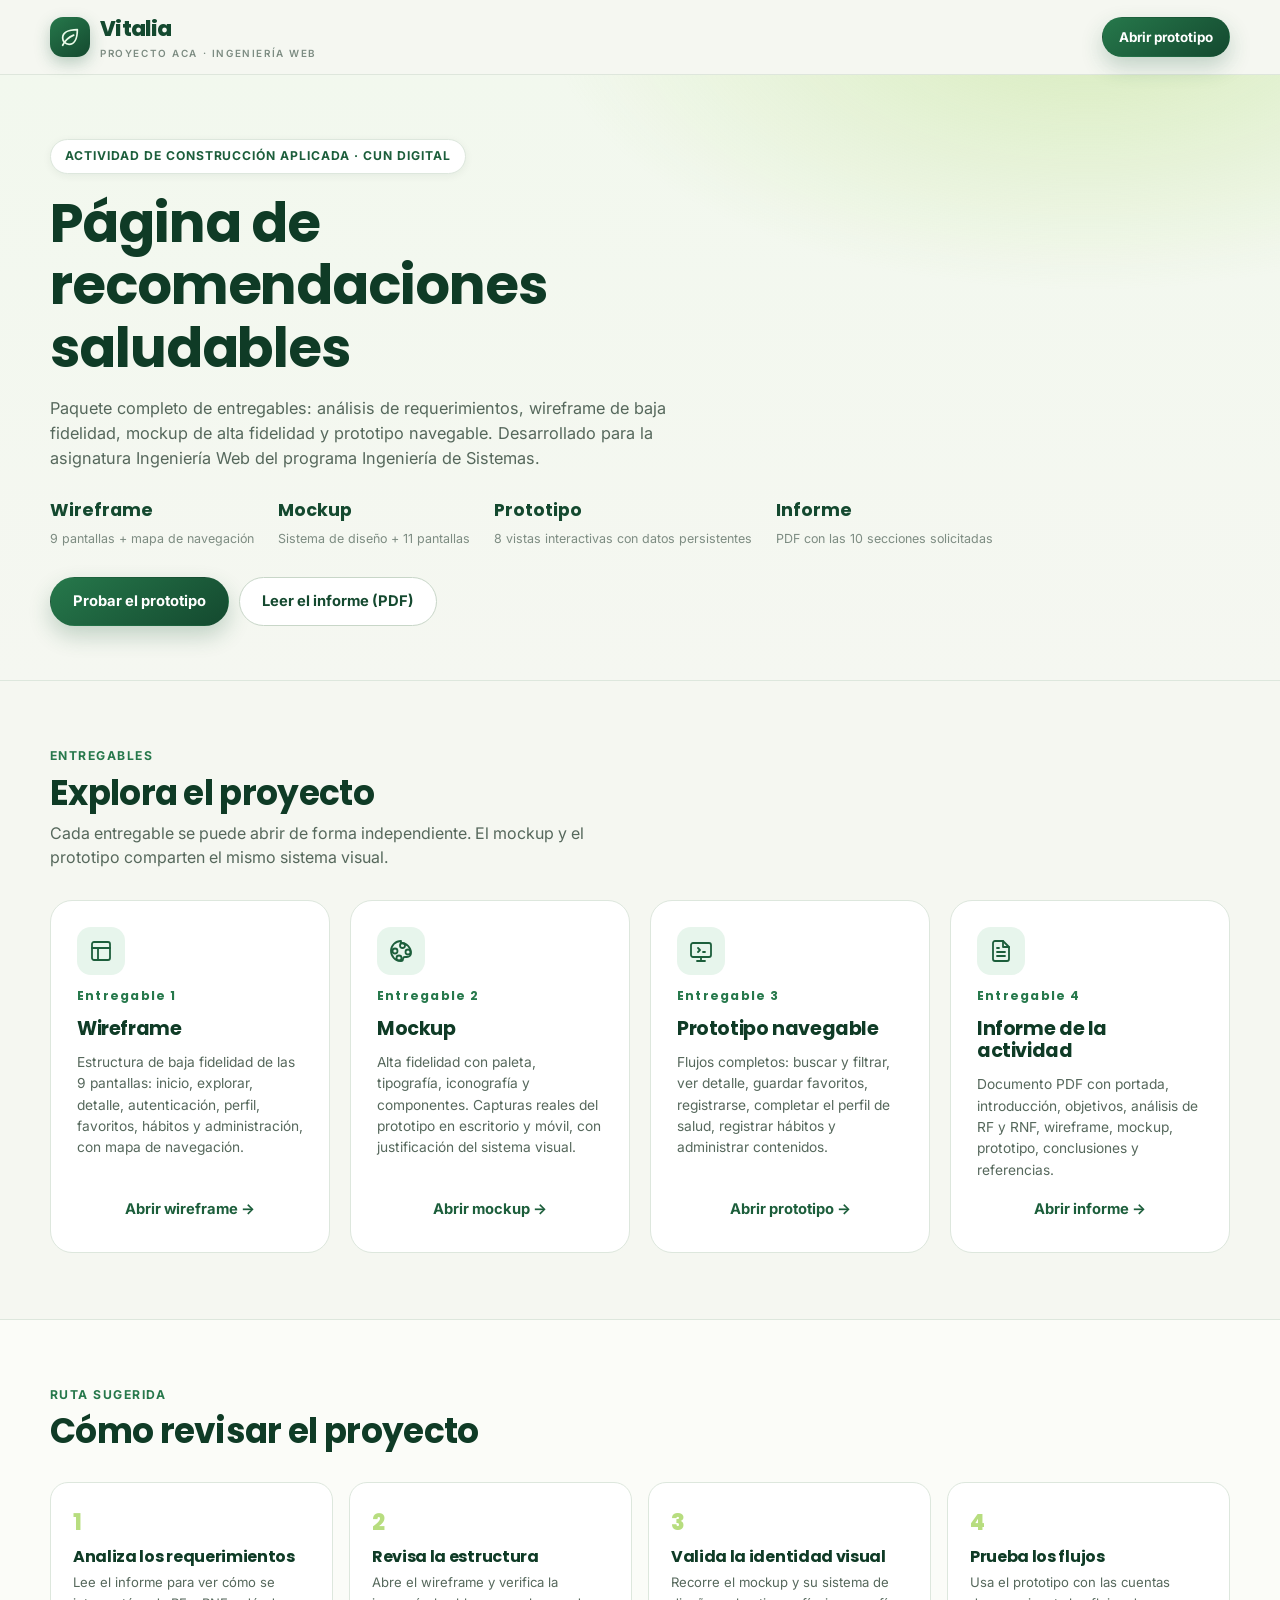
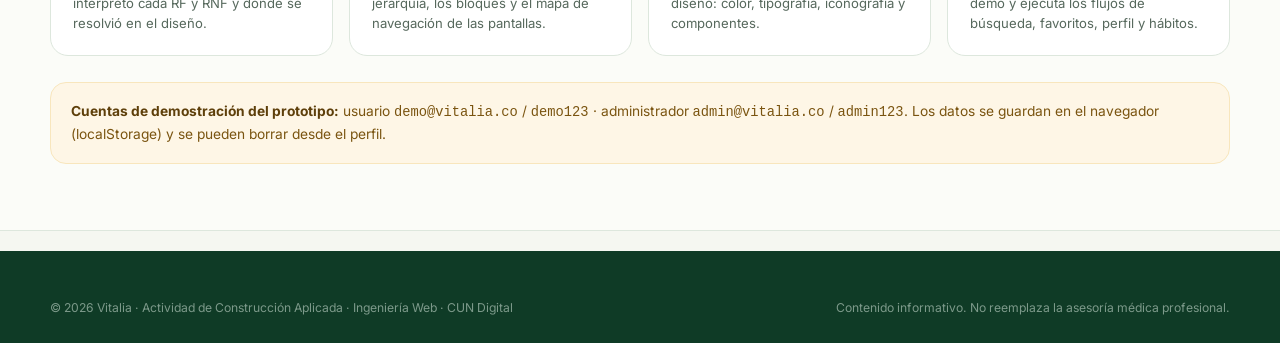
<file: index.html>
<!DOCTYPE html>
<html lang="es">
<head>
  <meta charset="UTF-8" />
  <meta name="viewport" content="width=device-width, initial-scale=1.0" />
  <title>Vitalia · Proyecto ACA Ingeniería Web</title>
  <link rel="stylesheet" href="assets/css/estilos.css" />
  <style>
    .portal { background:var(--fondo); }
    .portal__hero { padding:64px 0 54px; background:radial-gradient(900px 460px at 85% -10%,rgba(183,221,127,0.45),transparent 60%),linear-gradient(180deg,#f2f8ee,var(--fondo)); border-bottom:1px solid var(--borde); }
    .portal__hero h1 { font-size:clamp(2.2rem,5vw,3.4rem); margin:18px 0 16px; max-width:20ch; }
    .portal__hero p { color:var(--texto-2); max-width:64ch; font-size:1.02rem; }
    .portal__meta { display:flex; gap:24px; flex-wrap:wrap; margin-top:26px; }
    .portal__meta div strong { display:block; font-family:var(--fuente-titulo); color:var(--verde-800); font-size:1.1rem; }
    .portal__meta div span { font-size:0.78rem; color:var(--texto-3); }
    .portal__grid { display:grid; grid-template-columns:repeat(auto-fit,minmax(270px,1fr)); gap:20px; }
    .portal-card { background:#fff; border:1px solid var(--borde); border-radius:22px; padding:26px; display:flex; flex-direction:column; gap:12px; transition:transform .2s, box-shadow .2s; }
    .portal-card:hover { transform:translateY(-4px); box-shadow:var(--sombra-md); }
    .portal-card .num { font-family:var(--fuente-titulo); font-size:0.76rem; font-weight:700; letter-spacing:.1em; color:var(--verde-600); }
    .portal-card h2 { font-size:1.2rem; }
    .portal-card p { font-size:0.86rem; color:var(--texto-2); flex:1; }
    .portal-card .icono { width:48px; height:48px; border-radius:14px; background:var(--verde-100); color:var(--verde-700); display:grid; place-items:center; }
    .portal-card .icono svg { width:24px; height:24px; }
    .portal__pasos { display:grid; grid-template-columns:repeat(auto-fit,minmax(220px,1fr)); gap:16px; counter-reset:paso; }
    .portal__paso { background:#fff; border:1px solid var(--borde); border-radius:18px; padding:22px; position:relative; }
    .portal__paso::before { counter-increment:paso; content:counter(paso); font-family:var(--fuente-titulo); font-weight:800; font-size:1.4rem; color:var(--lima); display:block; margin-bottom:8px; }
    .portal__paso h3 { font-size:1rem; margin-bottom:6px; }
    .portal__paso p { font-size:0.82rem; color:var(--texto-2); }
    .portal__nota { background:#fef6e6; border:1px solid #f8e6bd; color:#7a5410; border-radius:16px; padding:18px 20px; font-size:0.86rem; }
    .portal__nota strong { color:#5e3f0a; }
  </style>
</head>
<body class="portal">
  <header class="cabecera">
    <div class="contenedor cabecera__inner">
      <a class="marca" href="index.html">
        <span class="marca__logo">
          <svg viewBox="0 0 24 24" fill="none" stroke="currentColor" stroke-width="1.9" stroke-linecap="round" stroke-linejoin="round" aria-hidden="true"><path d="M11 20A7 7 0 0 1 4 13c0-5 5-9 16-9 0 11-4 16-9 16Z" /><path d="M4 21c3-6 7-9 12-11" /></svg>
        </span>
        <span>Vitalia<small>Proyecto ACA · Ingeniería Web</small></span>
      </a>
      <div class="cabecera__acciones">
        <a class="btn btn--primario btn--sm" href="prototipo.html#/inicio">Abrir prototipo</a>
      </div>
    </div>
  </header>

  <section class="portal__hero">
    <div class="contenedor">
      <span class="eyebrow">Actividad de Construcción Aplicada · CUN Digital</span>
      <h1>Página de recomendaciones saludables</h1>
      <p>Paquete completo de entregables: análisis de requerimientos, wireframe de baja fidelidad, mockup de alta fidelidad y prototipo navegable. Desarrollado para la asignatura Ingeniería Web del programa Ingeniería de Sistemas.</p>
      <div class="portal__meta">
        <div><strong>Wireframe</strong><span>9 pantallas + mapa de navegación</span></div>
        <div><strong>Mockup</strong><span>Sistema de diseño + 11 pantallas</span></div>
        <div><strong>Prototipo</strong><span>8 vistas interactivas con datos persistentes</span></div>
        <div><strong>Informe</strong><span>PDF con las 10 secciones solicitadas</span></div>
      </div>
      <div style="display:flex;gap:10px;flex-wrap:wrap;margin-top:28px">
        <a class="btn btn--primario" href="prototipo.html#/inicio">Probar el prototipo</a>
        <a class="btn btn--secundario" href="informe/Informe_ACA_Vitalia.pdf">Leer el informe (PDF)</a>
      </div>
    </div>
  </section>

  <section class="seccion">
    <div class="contenedor">
      <div class="seccion__cabecera">
        <div><span class="seccion__etiqueta">Entregables</span><h2>Explora el proyecto</h2><p>Cada entregable se puede abrir de forma independiente. El mockup y el prototipo comparten el mismo sistema visual.</p></div>
      </div>
      <div class="portal__grid">
        <a class="portal-card" href="wireframe.html">
          <span class="icono"><svg viewBox="0 0 24 24" fill="none" stroke="currentColor" stroke-width="1.8" stroke-linecap="round" stroke-linejoin="round"><rect x="3" y="3" width="18" height="18" rx="2"/><path d="M3 9h18M9 21V9"/></svg></span>
          <span class="num">Entregable 1</span>
          <h2>Wireframe</h2>
          <p>Estructura de baja fidelidad de las 9 pantallas: inicio, explorar, detalle, autenticación, perfil, favoritos, hábitos y administración, con mapa de navegación.</p>
          <span class="btn btn--texto">Abrir wireframe →</span>
        </a>
        <a class="portal-card" href="mockup.html">
          <span class="icono"><svg viewBox="0 0 24 24" fill="none" stroke="currentColor" stroke-width="1.8" stroke-linecap="round" stroke-linejoin="round"><circle cx="13.5" cy="6.5" r="2.5"/><circle cx="19" cy="13" r="2.5"/><circle cx="6" cy="12" r="2.5"/><circle cx="10" cy="19" r="2.5"/><path d="M12 2a10 10 0 1 0 0 20 2 2 0 0 0 2-2 2 2 0 0 1 2-2h2a4 4 0 0 0 4-4 10 10 0 0 0-10-10Z"/></svg></span>
          <span class="num">Entregable 2</span>
          <h2>Mockup</h2>
          <p>Alta fidelidad con paleta, tipografía, iconografía y componentes. Capturas reales del prototipo en escritorio y móvil, con justificación del sistema visual.</p>
          <span class="btn btn--texto">Abrir mockup →</span>
        </a>
        <a class="portal-card" href="prototipo.html#/inicio">
          <span class="icono"><svg viewBox="0 0 24 24" fill="none" stroke="currentColor" stroke-width="1.8" stroke-linecap="round" stroke-linejoin="round"><rect x="2" y="4" width="20" height="14" rx="2"/><path d="M8 22h8M12 18v4"/><path d="m9 9 2 2-2 2M14 13h2"/></svg></span>
          <span class="num">Entregable 3</span>
          <h2>Prototipo navegable</h2>
          <p>Flujos completos: buscar y filtrar, ver detalle, guardar favoritos, registrarse, completar el perfil de salud, registrar hábitos y administrar contenidos.</p>
          <span class="btn btn--texto">Abrir prototipo →</span>
        </a>
        <a class="portal-card" href="informe/Informe_ACA_Vitalia.pdf">
          <span class="icono"><svg viewBox="0 0 24 24" fill="none" stroke="currentColor" stroke-width="1.8" stroke-linecap="round" stroke-linejoin="round"><path d="M14 2H6a2 2 0 0 0-2 2v16a2 2 0 0 0 2 2h12a2 2 0 0 0 2-2V8Z"/><path d="M14 2v6h6M8 13h8M8 17h8M8 9h2"/></svg></span>
          <span class="num">Entregable 4</span>
          <h2>Informe de la actividad</h2>
          <p>Documento PDF con portada, introducción, objetivos, análisis de RF y RNF, wireframe, mockup, prototipo, conclusiones y referencias.</p>
          <span class="btn btn--texto">Abrir informe →</span>
        </a>
      </div>
    </div>
  </section>

  <section class="seccion seccion--crema">
    <div class="contenedor">
      <div class="seccion__cabecera">
        <div><span class="seccion__etiqueta">Ruta sugerida</span><h2>Cómo revisar el proyecto</h2></div>
      </div>
      <div class="portal__pasos">
        <div class="portal__paso"><h3>Analiza los requerimientos</h3><p>Lee el informe para ver cómo se interpretó cada RF y RNF y dónde se resolvió en el diseño.</p></div>
        <div class="portal__paso"><h3>Revisa la estructura</h3><p>Abre el wireframe y verifica la jerarquía, los bloques y el mapa de navegación de las pantallas.</p></div>
        <div class="portal__paso"><h3>Valida la identidad visual</h3><p>Recorre el mockup y su sistema de diseño: color, tipografía, iconografía y componentes.</p></div>
        <div class="portal__paso"><h3>Prueba los flujos</h3><p>Usa el prototipo con las cuentas demo y ejecuta los flujos de búsqueda, favoritos, perfil y hábitos.</p></div>
      </div>
      <div class="portal__nota" style="margin-top:26px">
        <strong>Cuentas de demostración del prototipo:</strong> usuario <code>demo@vitalia.co</code> / <code>demo123</code> · administrador <code>admin@vitalia.co</code> / <code>admin123</code>. Los datos se guardan en el navegador (localStorage) y se pueden borrar desde el perfil.
      </div>
    </div>
  </section>

  <footer class="pie">
    <div class="contenedor">
      <div class="pie__base" style="padding-top:0">
        <span>© 2026 Vitalia · Actividad de Construcción Aplicada · Ingeniería Web · CUN Digital</span>
        <span>Contenido informativo. No reemplaza la asesoría médica profesional.</span>
      </div>
    </div>
  </footer>
</body>
</html>
</file>
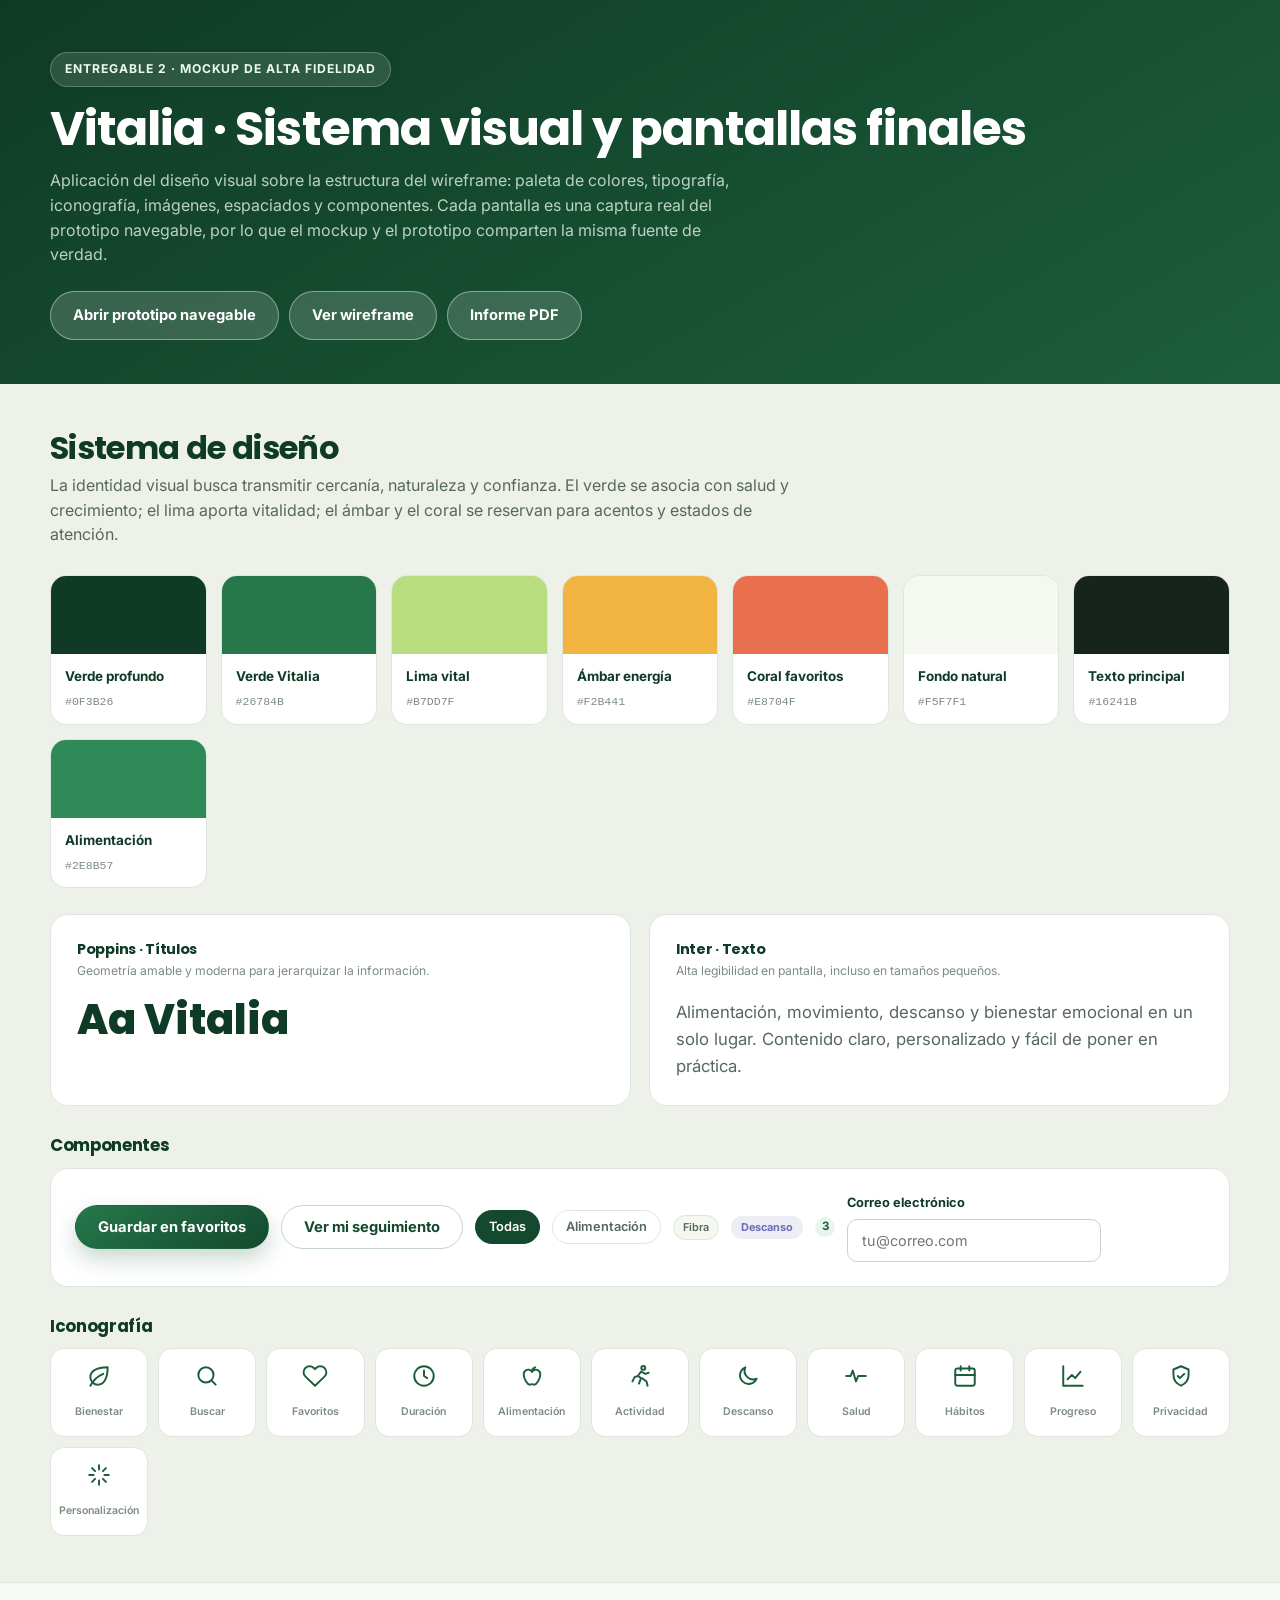
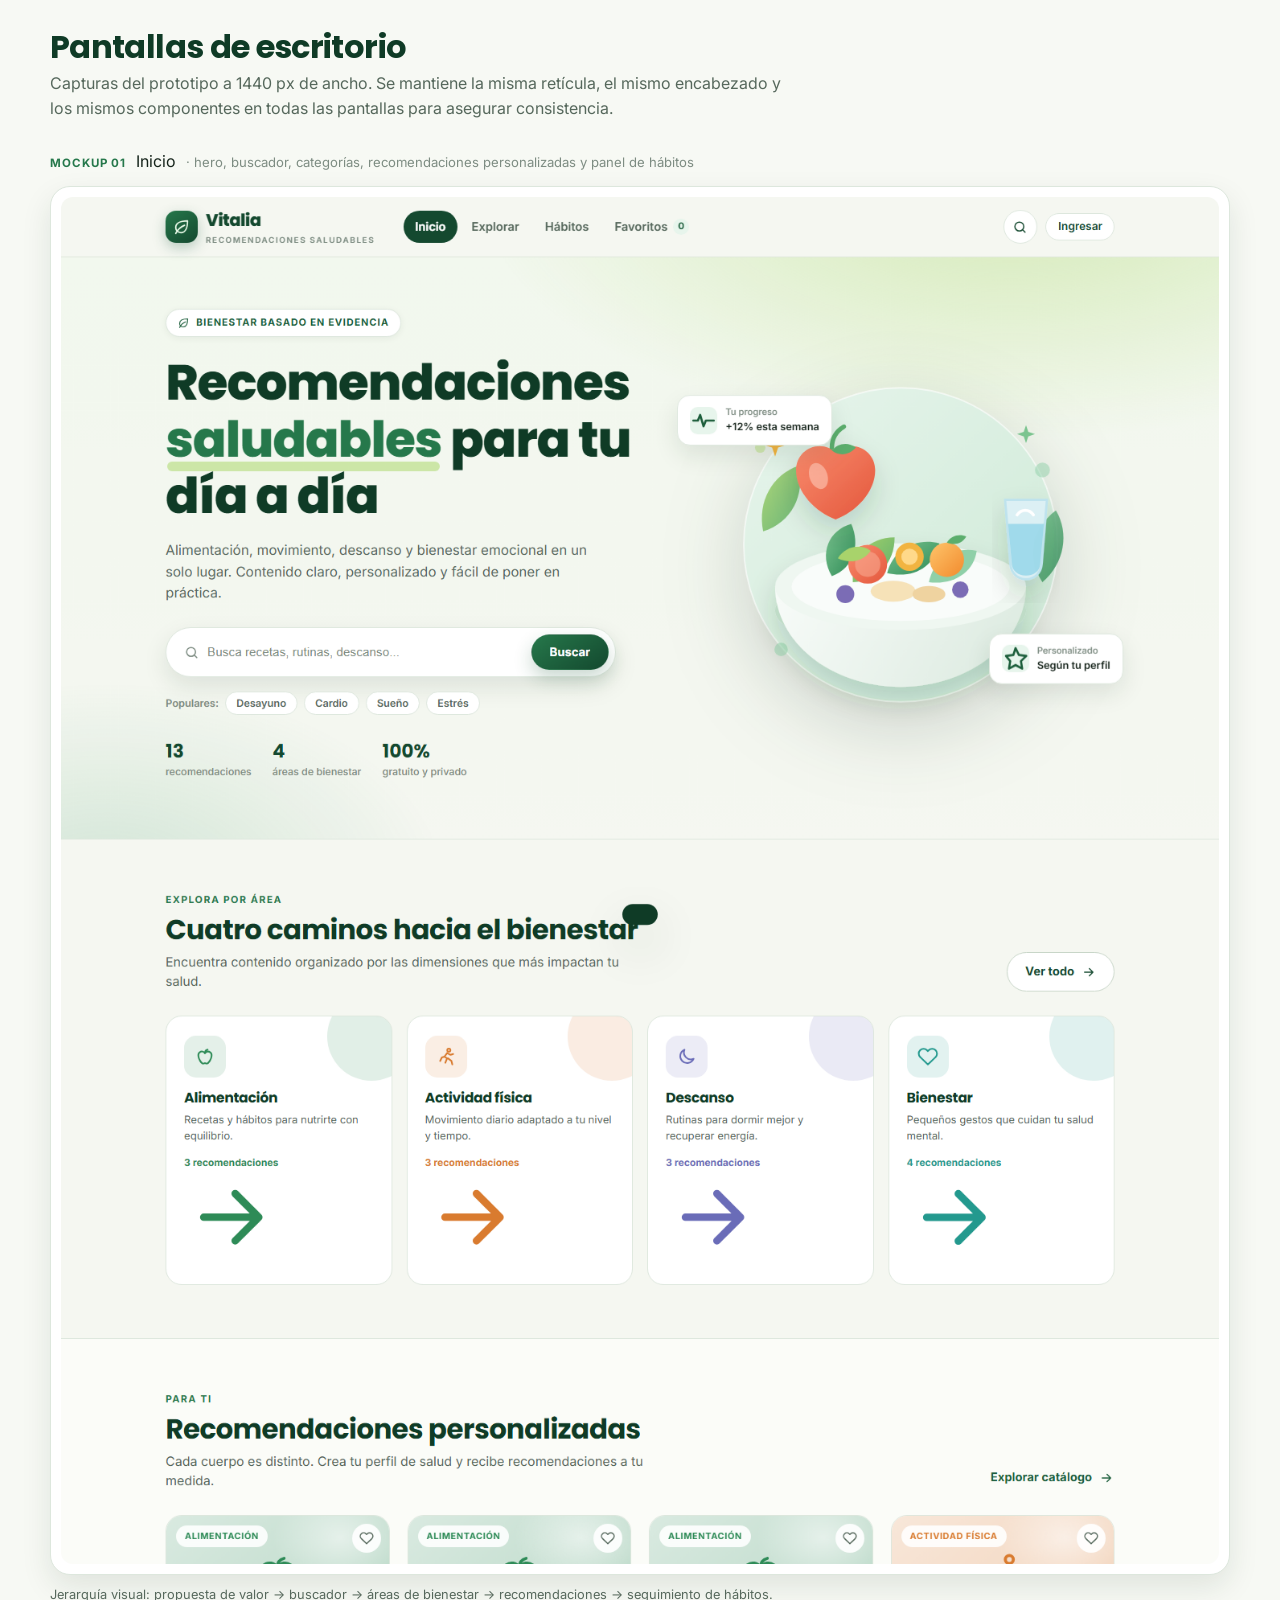
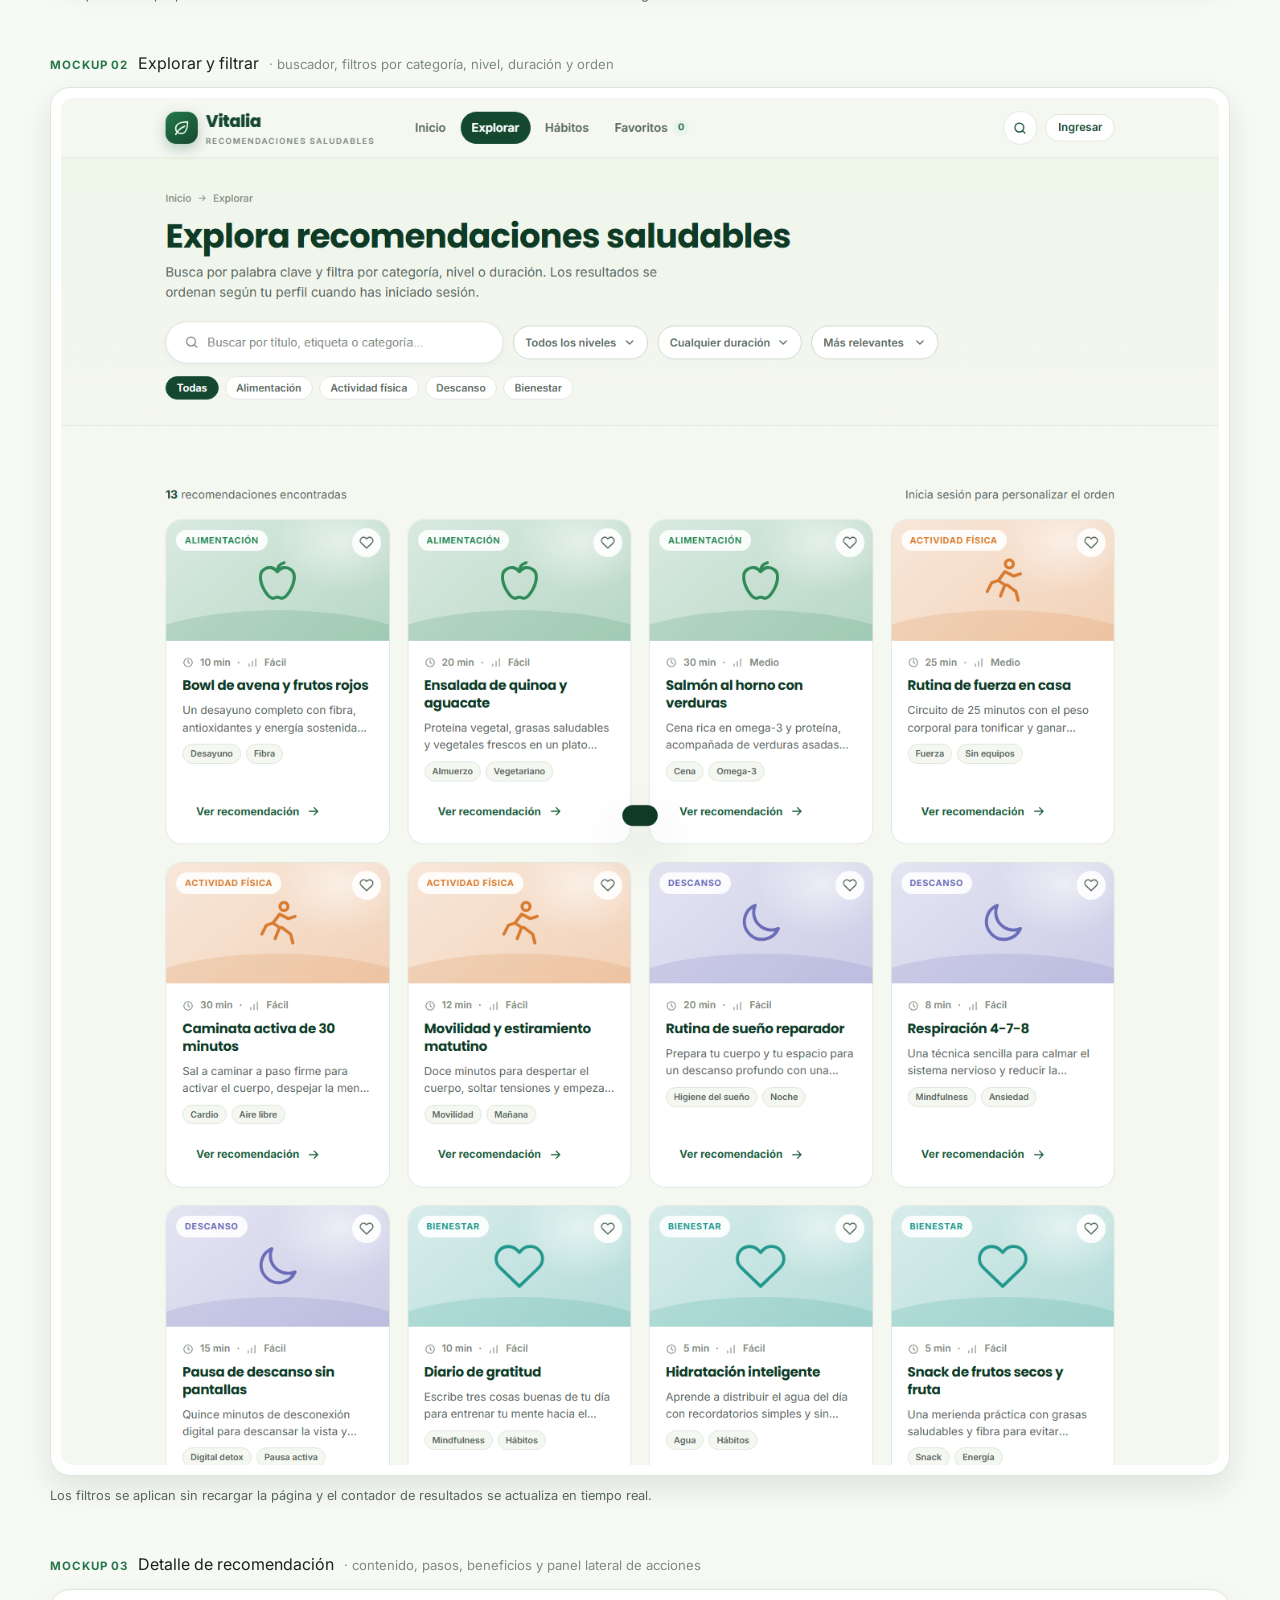
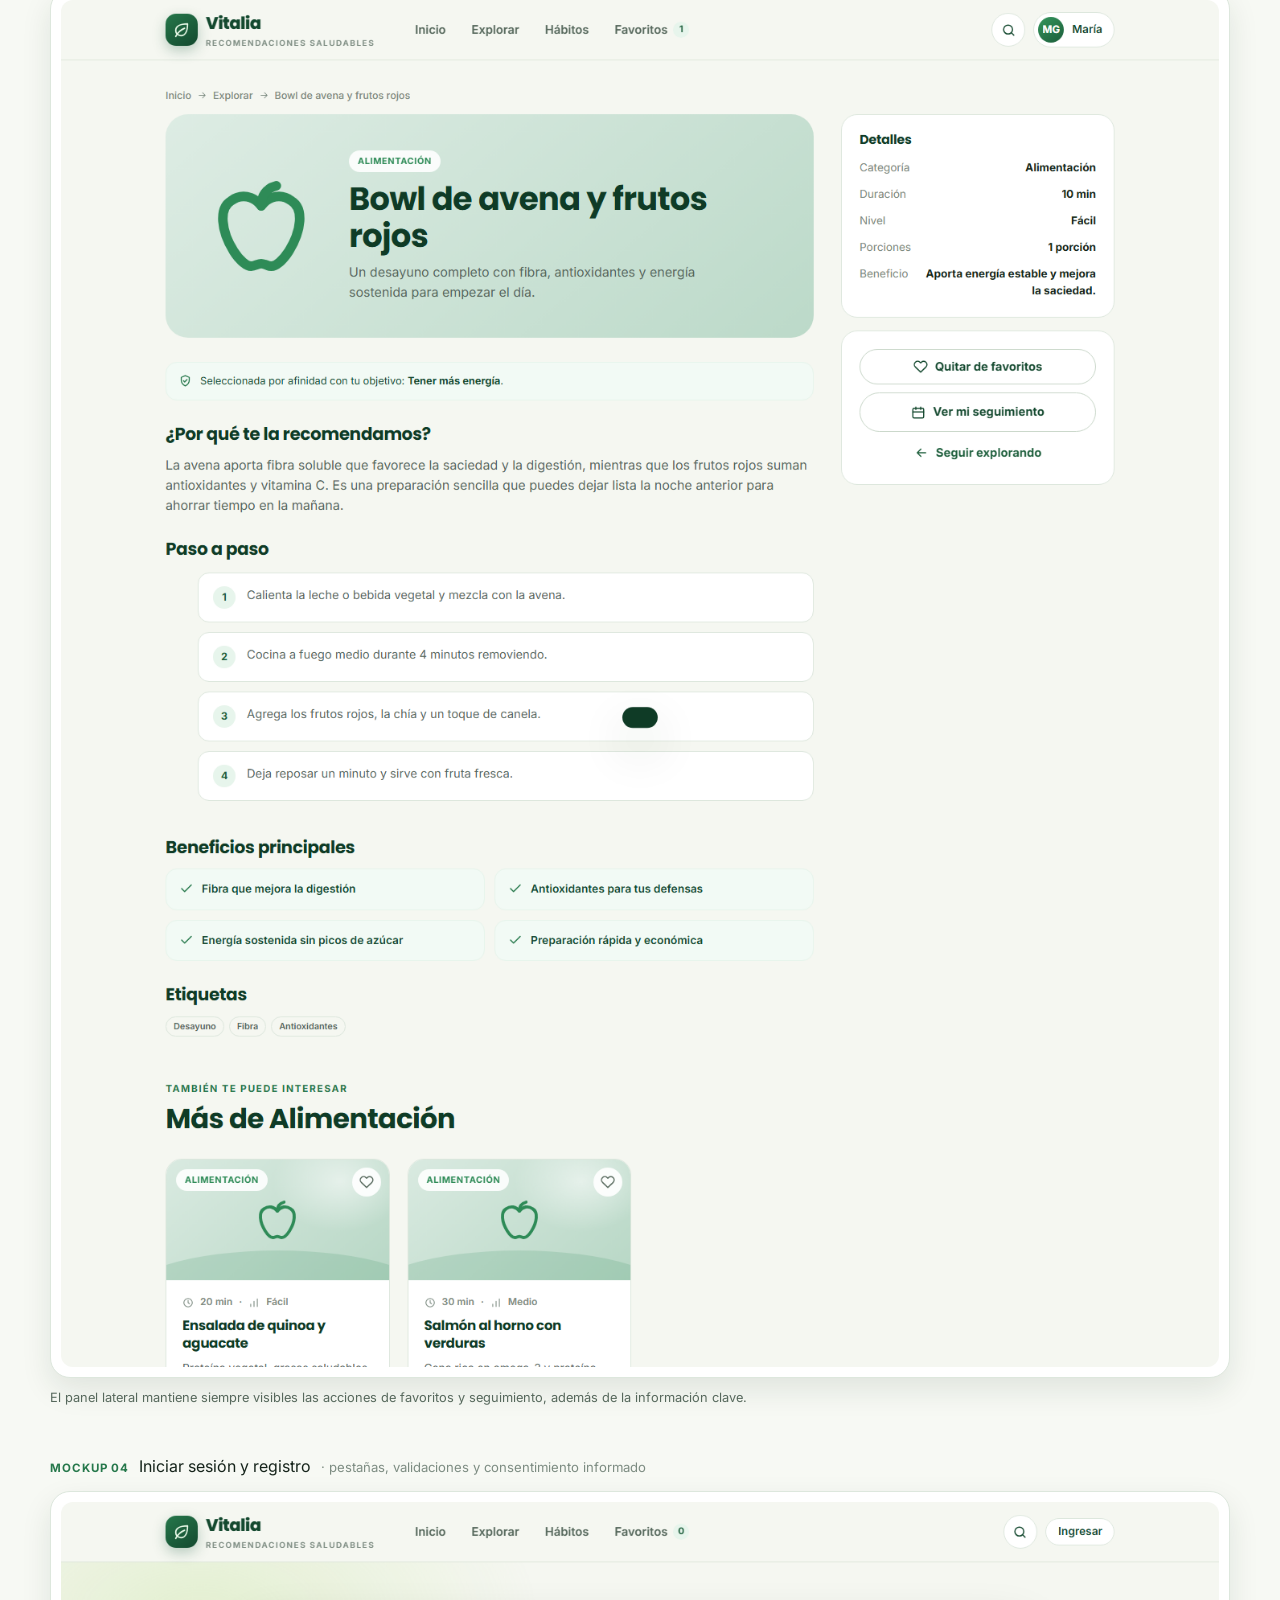
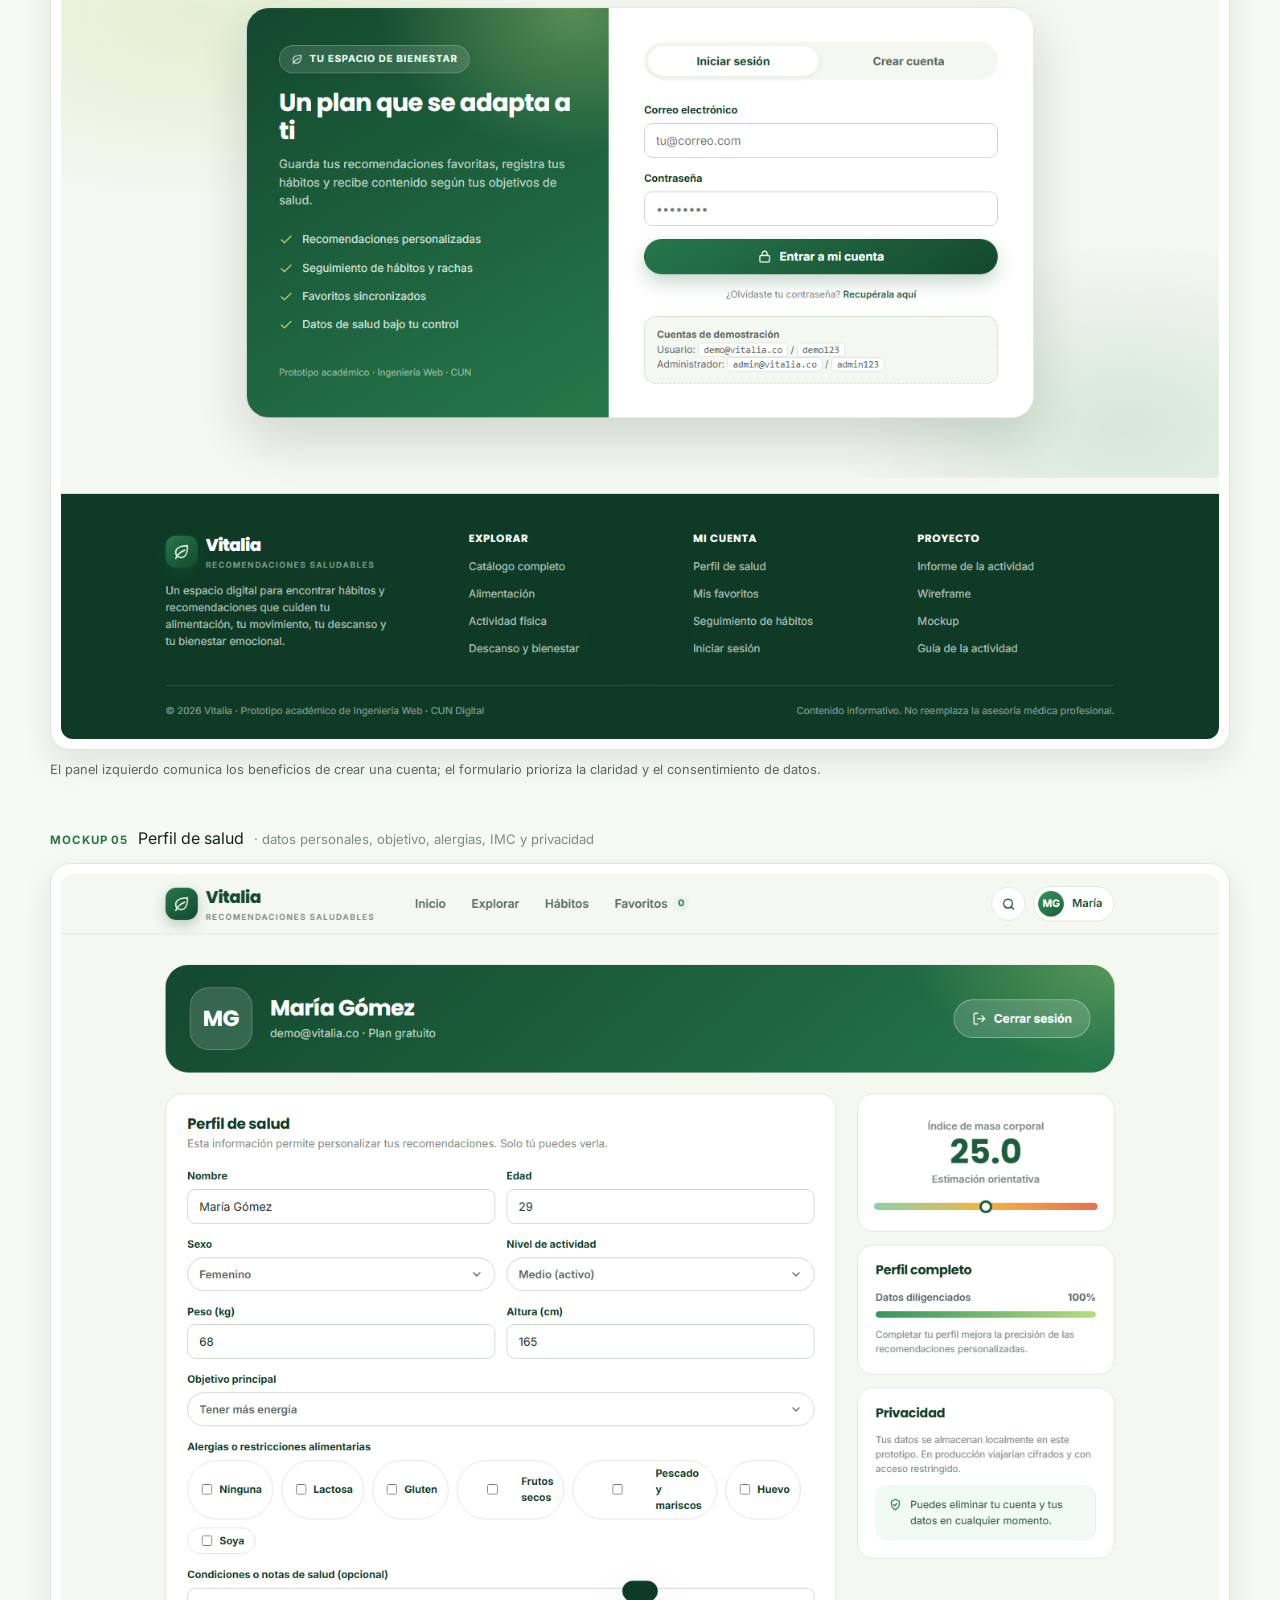
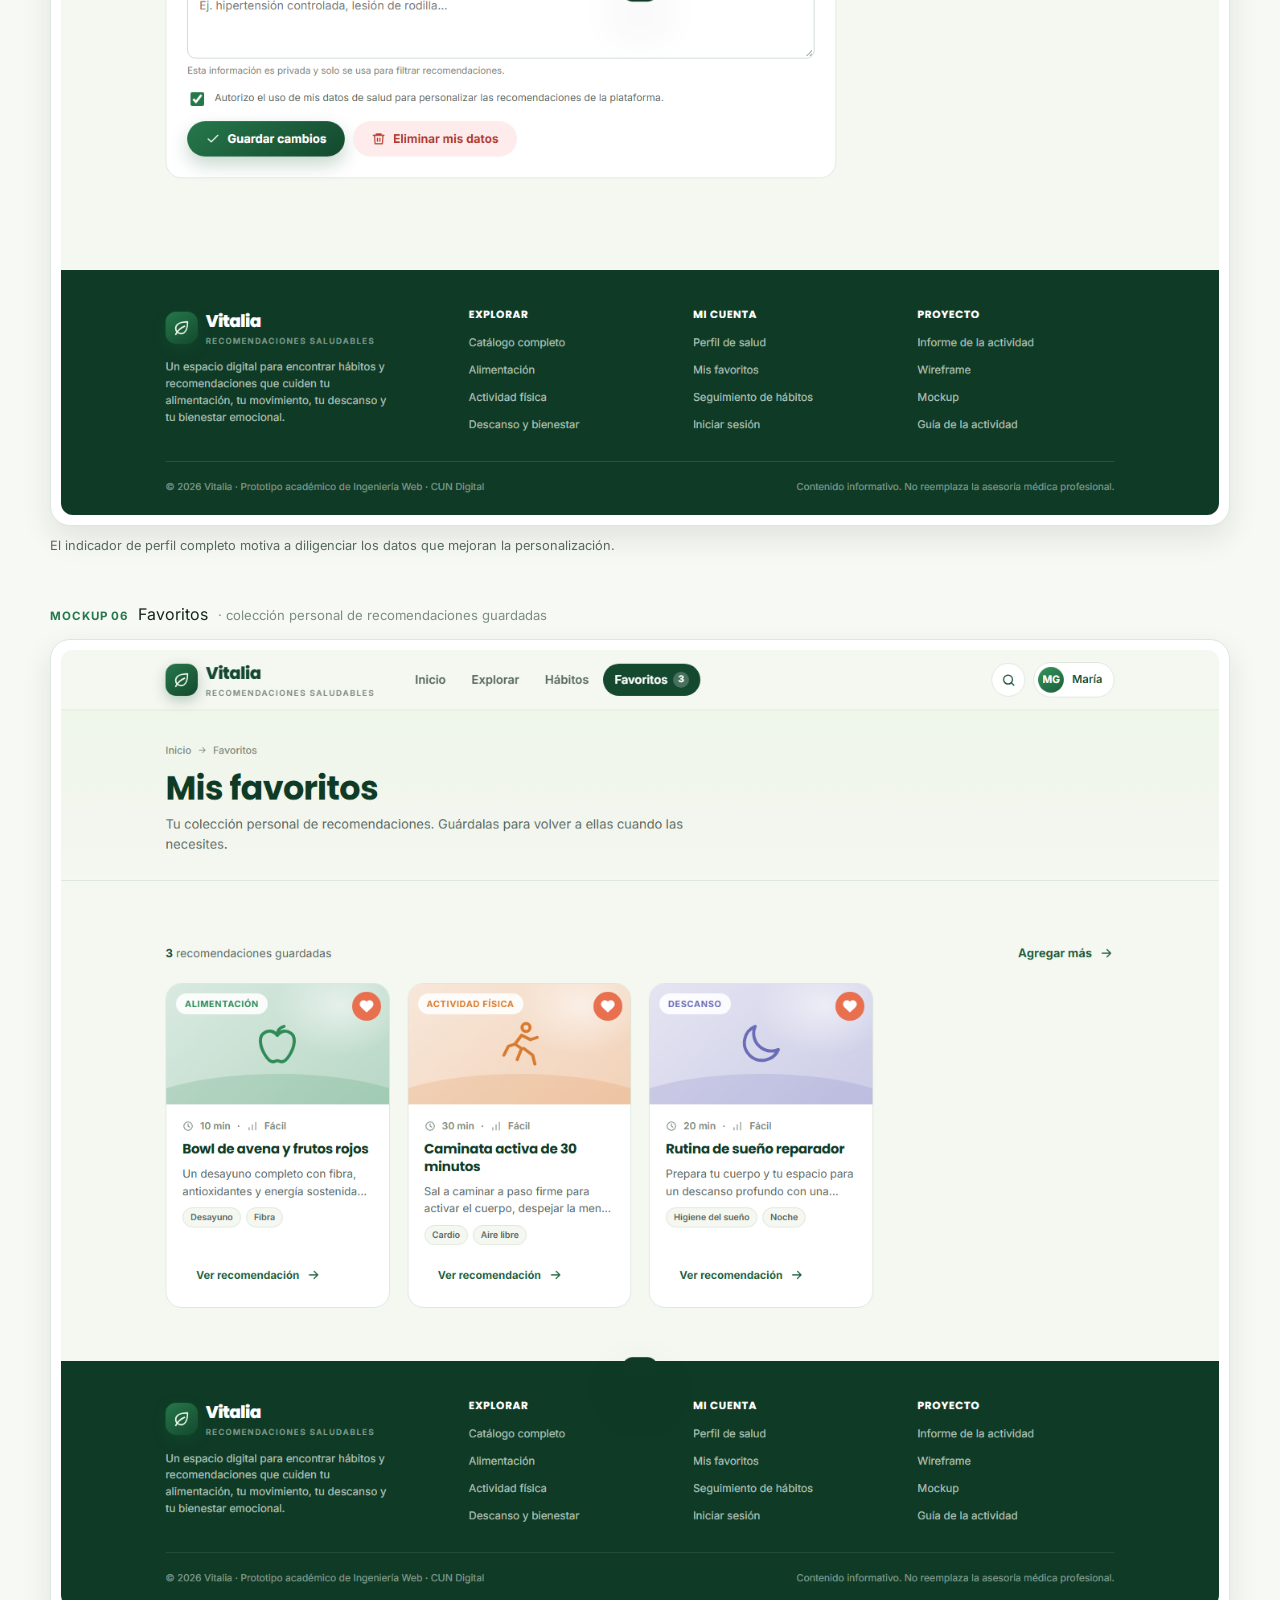
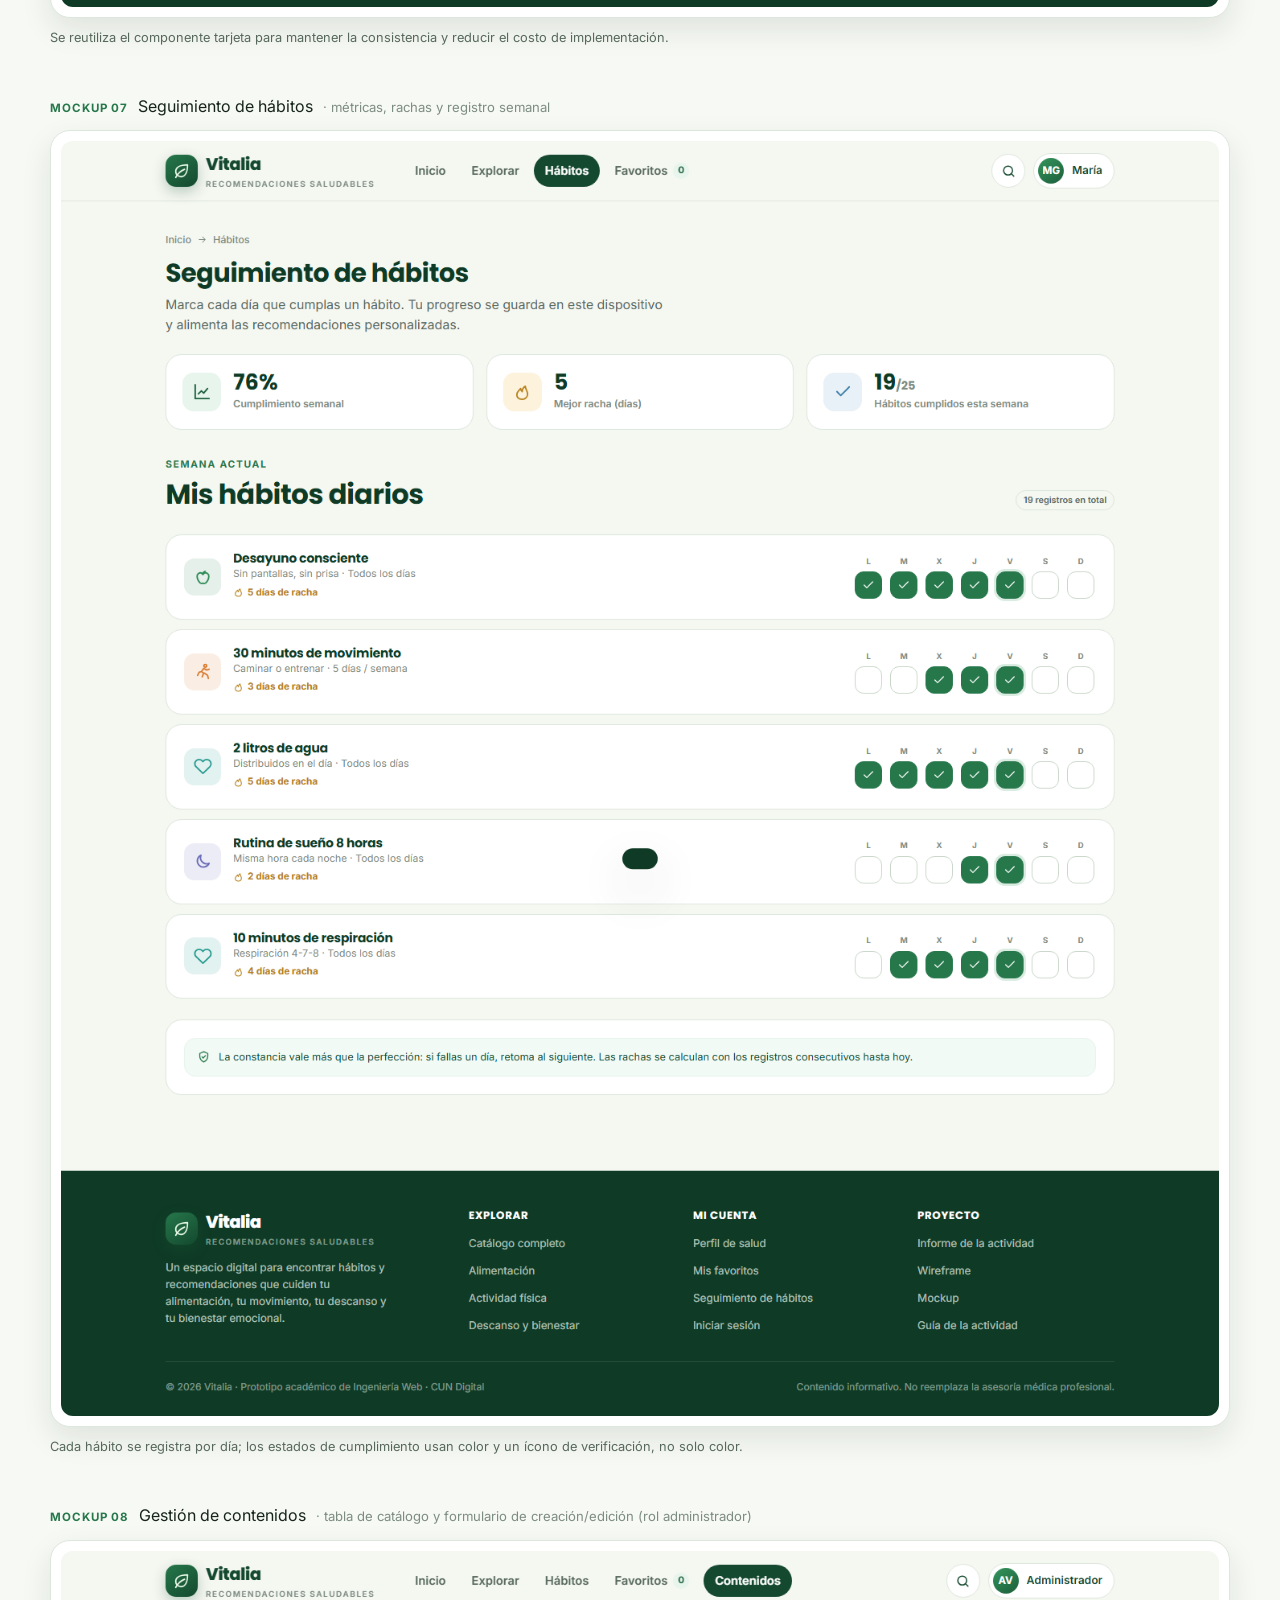
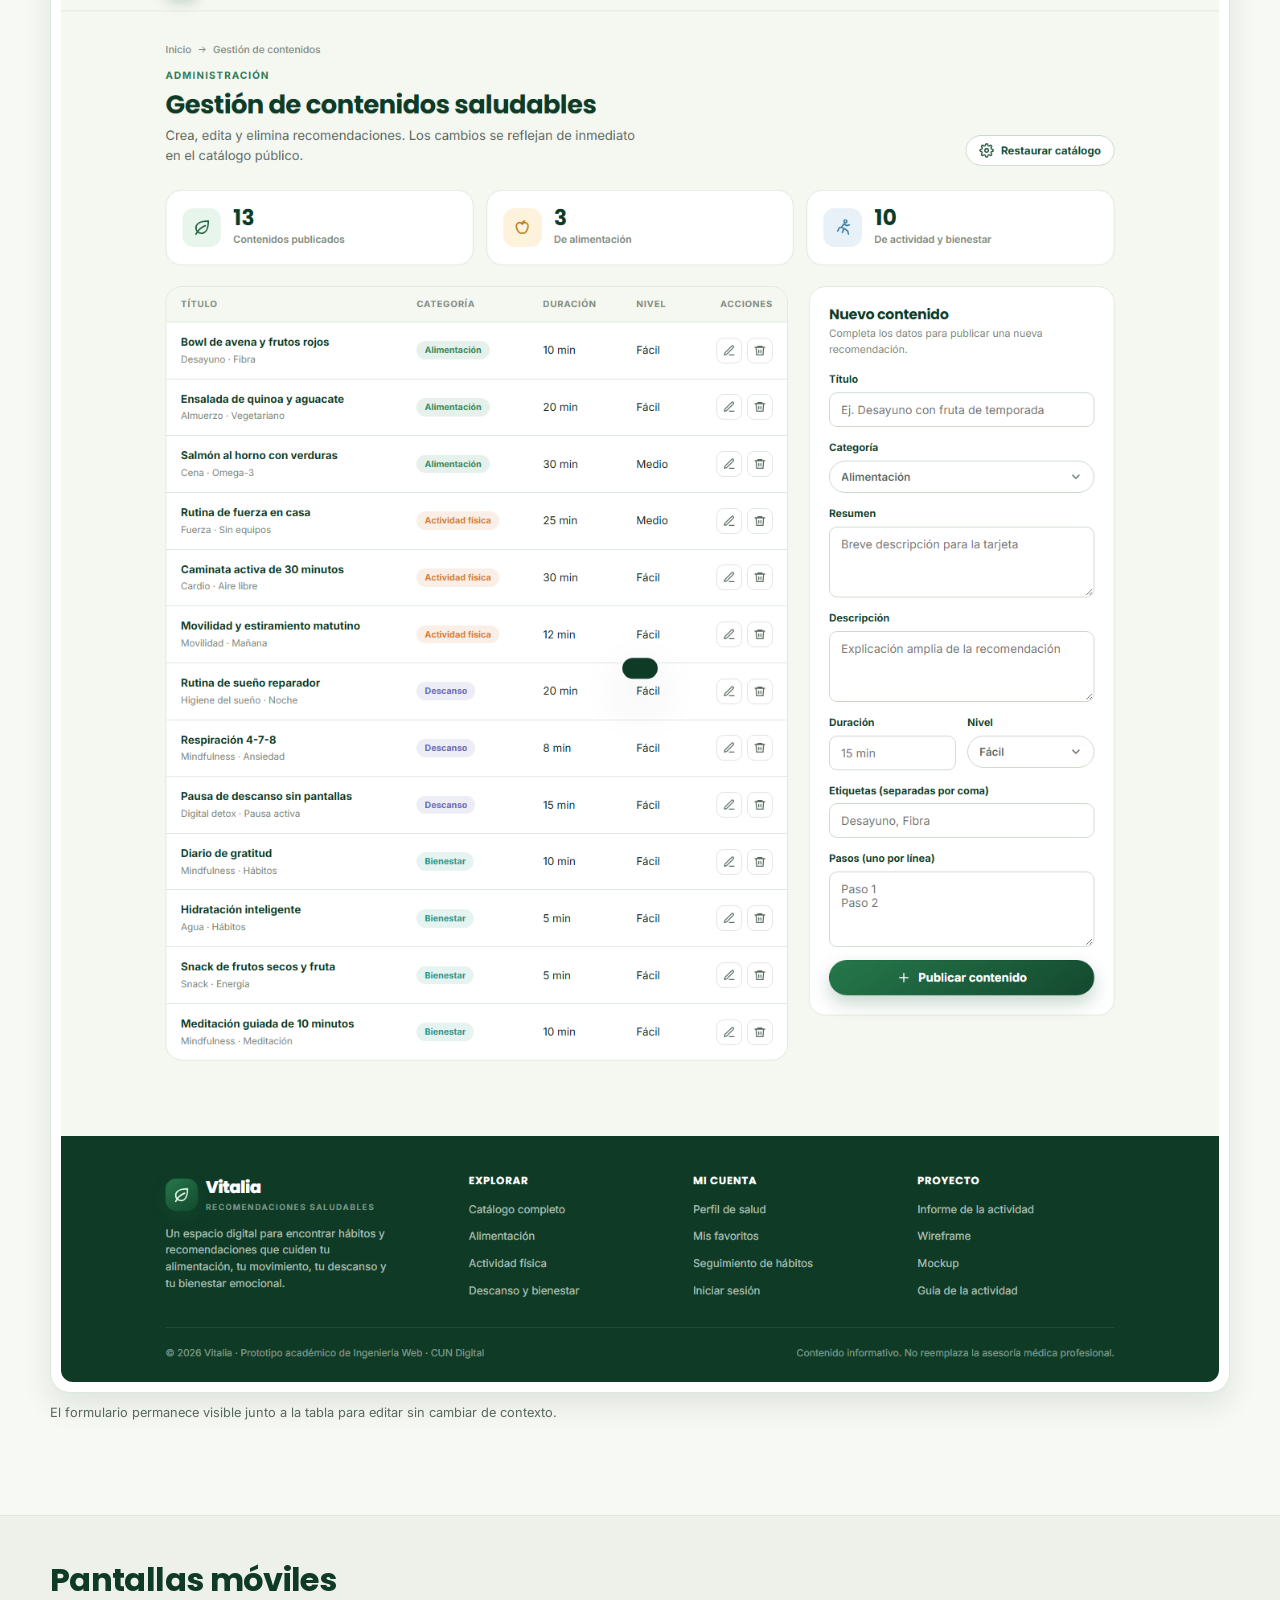
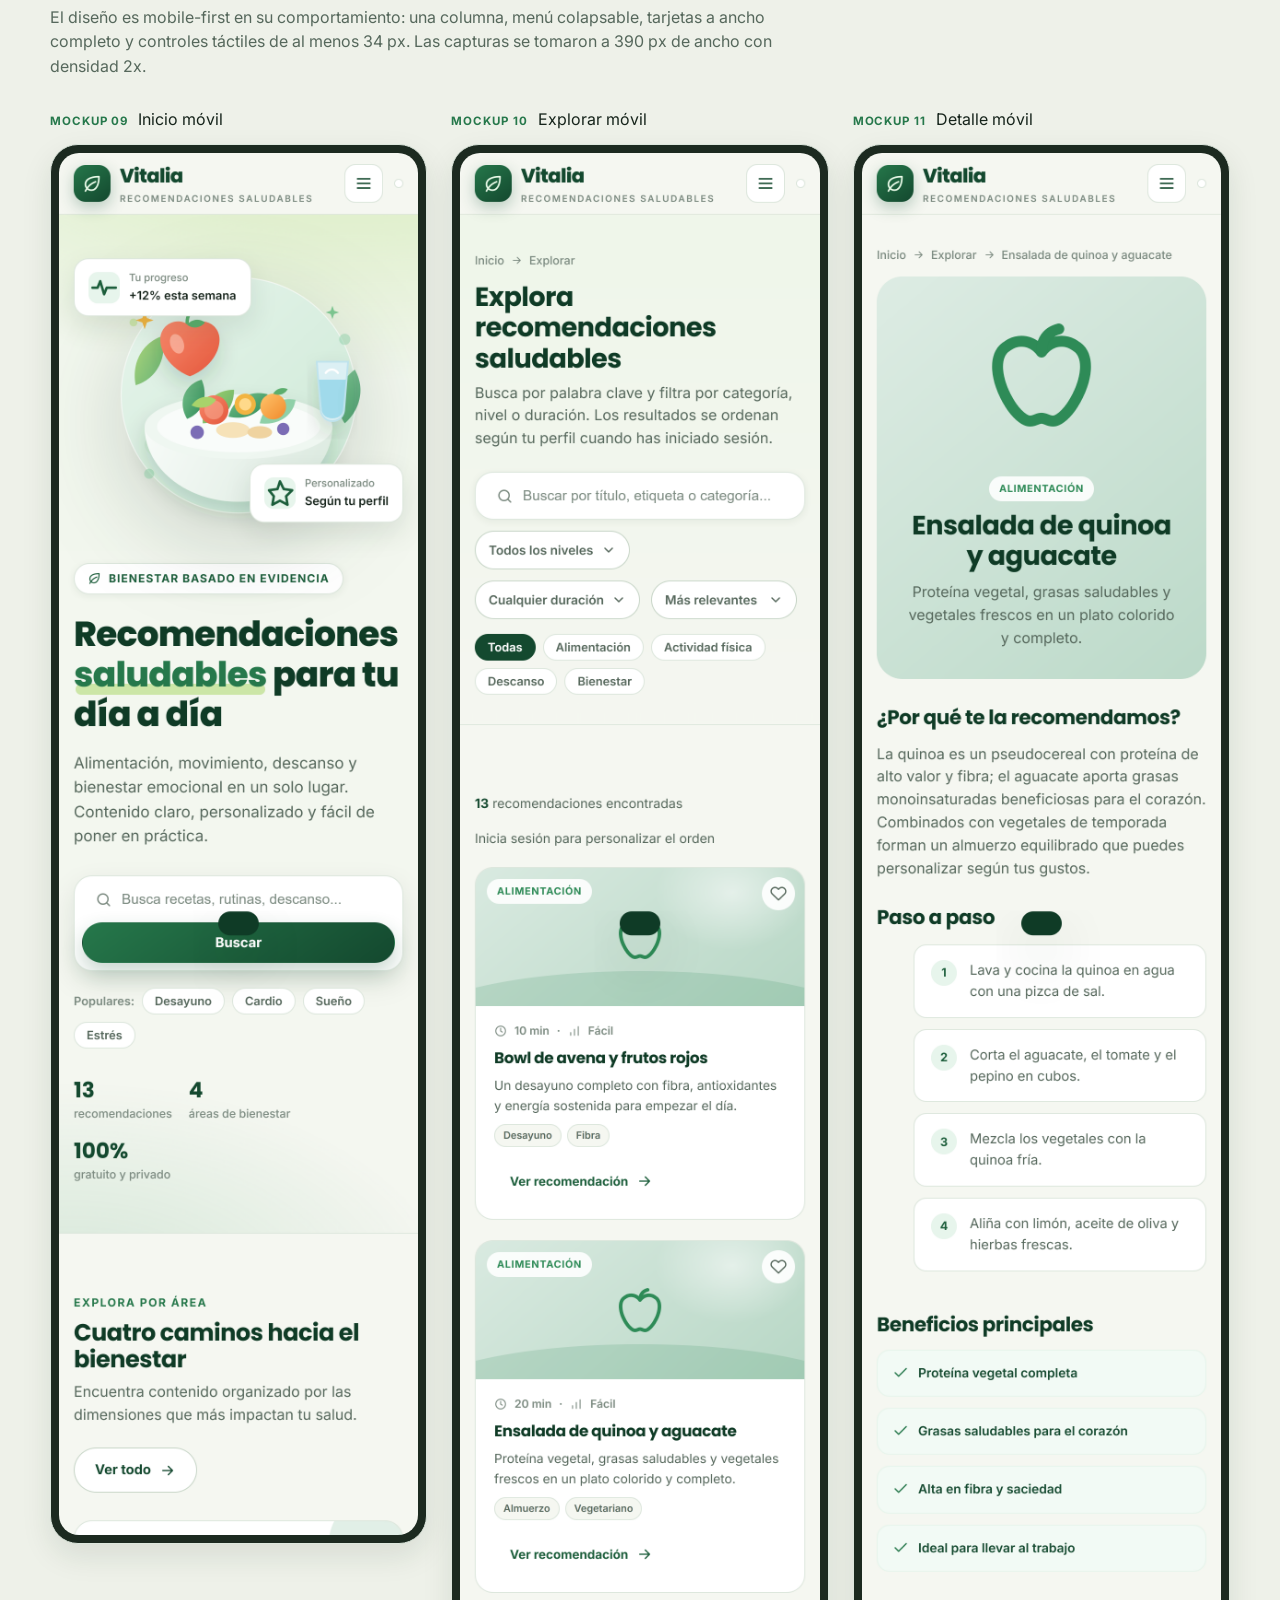
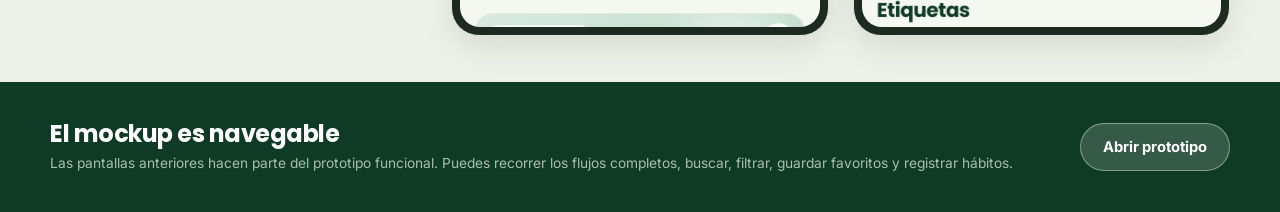
<file: mockup.html>
<!DOCTYPE html>
<html lang="es">
<head>
  <meta charset="UTF-8" />
  <meta name="viewport" content="width=device-width, initial-scale=1.0" />
  <title>Vitalia · Mockup de alta fidelidad</title>
  <link rel="stylesheet" href="assets/css/estilos.css" />
  <style>
    .mk-pagina { background:#eef1e9; }
    .mk-top { background:linear-gradient(150deg,var(--verde-900),var(--verde-700)); color:#eaf7ee; padding:52px 0 44px; }
    .mk-top h1 { color:#fff; font-size:clamp(2rem,4vw,3rem); margin:14px 0 12px; }
    .mk-top p { color:rgba(234,247,238,0.78); max-width:70ch; }
    .mk-top .acciones { display:flex; gap:10px; flex-wrap:wrap; margin-top:24px; }
    .mk-seccion { padding:46px 0; }
    .mk-seccion h2 { font-size:clamp(1.5rem,3vw,2rem); margin-bottom:6px; }
    .mk-seccion > .contenedor > p { color:var(--texto-2); margin-bottom:28px; max-width:75ch; }
    .mk-paleta { display:grid; grid-template-columns:repeat(auto-fit,minmax(150px,1fr)); gap:14px; }
    .mk-color { border-radius:16px; overflow:hidden; border:1px solid var(--borde); background:#fff; }
    .mk-color i { display:block; height:78px; }
    .mk-color div { padding:12px 14px; }
    .mk-color strong { display:block; font-size:0.84rem; color:var(--verde-900); }
    .mk-color span { font-size:0.72rem; color:var(--texto-3); font-family:ui-monospace,monospace; }
    .mk-tipos { display:grid; grid-template-columns:1fr 1fr; gap:18px; }
    .mk-tipo { background:#fff; border:1px solid var(--borde); border-radius:18px; padding:26px; }
    .mk-tipo .muestra { font-family:var(--fuente-titulo); font-size:2.6rem; font-weight:800; color:var(--verde-900); line-height:1; }
    .mk-tipo .muestra--texto { font-family:var(--fuente-texto); font-size:1.05rem; font-weight:400; color:var(--texto-2); line-height:1.6; }
    .mk-tipo h3 { font-size:0.9rem; margin-bottom:4px; }
    .mk-tipo p { font-size:0.76rem; color:var(--texto-3); margin-bottom:18px; }
    .mk-componentes { display:flex; gap:12px; flex-wrap:wrap; align-items:center; background:#fff; border:1px solid var(--borde); border-radius:18px; padding:24px; }
    .mk-iconos { display:grid; grid-template-columns:repeat(auto-fit,minmax(92px,1fr)); gap:10px; }
    .mk-icono { background:#fff; border:1px solid var(--borde); border-radius:14px; padding:14px 8px; text-align:center; color:var(--verde-700); }
    .mk-icono svg { width:26px; height:26px; margin:0 auto 8px; }
    .mk-icono span { font-size:0.66rem; color:var(--texto-3); font-weight:600; }

    .mk-figura { margin:0 0 46px; }
    .mk-figura figcaption { display:flex; align-items:baseline; gap:10px; margin-bottom:12px; flex-wrap:wrap; }
    .mk-figura figcaption b { font-size:0.72rem; letter-spacing:0.08em; text-transform:uppercase; color:var(--verde-600); }
    .mk-figura figcaption span { font-size:0.82rem; color:var(--texto-3); }
    .mk-figura .marco-img { background:#fff; border:1px solid var(--borde); border-radius:20px; padding:10px; box-shadow:var(--sombra-md); overflow:hidden; }
    .mk-figura img { width:100%; border-radius:12px; display:block; }
    .mk-figura a { display:block; }
    .mk-figura .nota { margin-top:10px; font-size:0.8rem; color:var(--texto-2); }
    .mk-moviles { display:grid; grid-template-columns:repeat(3,1fr); gap:24px; }
    .mk-moviles .mk-figura { margin:0; }
    .mk-moviles .marco-img { padding:8px; border-radius:28px; background:#1c2a20; }
    .mk-moviles img { border-radius:20px; }
    .mk-banda { background:var(--verde-900); color:#eaf7ee; padding:38px 0; }
    .mk-banda .contenedor { display:flex; align-items:center; justify-content:space-between; gap:24px; flex-wrap:wrap; }
    .mk-banda h2 { color:#fff; font-size:1.5rem; }
    .mk-banda p { color:rgba(234,247,238,0.7); font-size:0.86rem; margin-top:5px; }
    @media (max-width:860px){ .mk-tipos{grid-template-columns:1fr;} .mk-moviles{grid-template-columns:1fr;} }
  </style>
</head>
<body class="mk-pagina">
  <header class="mk-top">
    <div class="contenedor">
      <span class="eyebrow" style="background:rgba(255,255,255,0.12);border-color:rgba(255,255,255,0.24);color:#eafbee">Entregable 2 · Mockup de alta fidelidad</span>
      <h1>Vitalia · Sistema visual y pantallas finales</h1>
      <p>Aplicación del diseño visual sobre la estructura del wireframe: paleta de colores, tipografía, iconografía, imágenes, espaciados y componentes. Cada pantalla es una captura real del prototipo navegable, por lo que el mockup y el prototipo comparten la misma fuente de verdad.</p>
      <div class="acciones">
        <a class="btn btn--claro" href="prototipo.html#/inicio">Abrir prototipo navegable</a>
        <a class="btn btn--claro" href="wireframe.html">Ver wireframe</a>
        <a class="btn btn--claro" href="informe/Informe_ACA_Vitalia.pdf">Informe PDF</a>
      </div>
    </div>
  </header>

  <section class="mk-seccion">
    <div class="contenedor">
      <h2>Sistema de diseño</h2>
      <p>La identidad visual busca transmitir cercanía, naturaleza y confianza. El verde se asocia con salud y crecimiento; el lima aporta vitalidad; el ámbar y el coral se reservan para acentos y estados de atención.</p>

      <div class="mk-paleta">
        <div class="mk-color"><i style="background:#0f3b26"></i><div><strong>Verde profundo</strong><span>#0F3B26</span></div></div>
        <div class="mk-color"><i style="background:#26784b"></i><div><strong>Verde Vitalia</strong><span>#26784B</span></div></div>
        <div class="mk-color"><i style="background:#b7dd7f"></i><div><strong>Lima vital</strong><span>#B7DD7F</span></div></div>
        <div class="mk-color"><i style="background:#f2b441"></i><div><strong>Ámbar energía</strong><span>#F2B441</span></div></div>
        <div class="mk-color"><i style="background:#e8704f"></i><div><strong>Coral favoritos</strong><span>#E8704F</span></div></div>
        <div class="mk-color"><i style="background:#f5f7f1"></i><div><strong>Fondo natural</strong><span>#F5F7F1</span></div></div>
        <div class="mk-color"><i style="background:#16241b"></i><div><strong>Texto principal</strong><span>#16241B</span></div></div>
        <div class="mk-color"><i style="background:#2e8b57"></i><div><strong>Alimentación</strong><span>#2E8B57</span></div></div>
      </div>

      <div class="mk-tipos" style="margin-top:26px">
        <div class="mk-tipo">
          <h3>Poppins · Títulos</h3>
          <p>Geometría amable y moderna para jerarquizar la información.</p>
          <div class="muestra">Aa Vitalia</div>
        </div>
        <div class="mk-tipo">
          <h3>Inter · Texto</h3>
          <p>Alta legibilidad en pantalla, incluso en tamaños pequeños.</p>
          <div class="muestra muestra--texto">Alimentación, movimiento, descanso y bienestar emocional en un solo lugar. Contenido claro, personalizado y fácil de poner en práctica.</div>
        </div>
      </div>

      <h3 style="margin:30px 0 12px;font-size:1.05rem">Componentes</h3>
      <div class="mk-componentes">
        <button class="btn btn--primario" type="button">Guardar en favoritos</button>
        <button class="btn btn--secundario" type="button">Ver mi seguimiento</button>
        <span class="chip activo">Todas</span>
        <span class="chip">Alimentación</span>
        <span class="tag">Fibra</span>
        <span class="pastilla" style="--cat:var(--cat-descanso)">Descanso</span>
        <span class="badge">3</span>
        <div class="campo" style="min-width:200px"><label>Correo electrónico</label><input type="email" placeholder="tu@correo.com" /></div>
      </div>

      <h3 style="margin:30px 0 12px;font-size:1.05rem">Iconografía</h3>
      <div class="mk-iconos" id="mk-iconos"></div>
    </div>
  </section>

  <section class="mk-seccion" style="background:#f7f9f4;border-block:1px solid var(--borde)">
    <div class="contenedor">
      <h2>Pantallas de escritorio</h2>
      <p>Capturas del prototipo a 1440 px de ancho. Se mantiene la misma retícula, el mismo encabezado y los mismos componentes en todas las pantallas para asegurar consistencia.</p>

      <figure class="mk-figura">
        <figcaption><b>Mockup 01</b> Inicio <span>· hero, buscador, categorías, recomendaciones personalizadas y panel de hábitos</span></figcaption>
        <a href="assets/capturas/01-inicio-escritorio.png" target="_blank" rel="noopener"><div class="marco-img"><img src="assets/capturas/01-inicio-escritorio.png" alt="Mockup de la pantalla de inicio de Vitalia" loading="lazy" /></div></a>
        <p class="nota">Jerarquía visual: propuesta de valor → buscador → áreas de bienestar → recomendaciones → seguimiento de hábitos.</p>
      </figure>

      <figure class="mk-figura">
        <figcaption><b>Mockup 02</b> Explorar y filtrar <span>· buscador, filtros por categoría, nivel, duración y orden</span></figcaption>
        <a href="assets/capturas/02-explorar-escritorio.png" target="_blank" rel="noopener"><div class="marco-img"><img src="assets/capturas/02-explorar-escritorio.png" alt="Mockup de la pantalla de exploración y filtros" loading="lazy" /></div></a>
        <p class="nota">Los filtros se aplican sin recargar la página y el contador de resultados se actualiza en tiempo real.</p>
      </figure>

      <figure class="mk-figura">
        <figcaption><b>Mockup 03</b> Detalle de recomendación <span>· contenido, pasos, beneficios y panel lateral de acciones</span></figcaption>
        <a href="assets/capturas/03-detalle-escritorio.png" target="_blank" rel="noopener"><div class="marco-img"><img src="assets/capturas/03-detalle-escritorio.png" alt="Mockup del detalle de una recomendación saludable" loading="lazy" /></div></a>
        <p class="nota">El panel lateral mantiene siempre visibles las acciones de favoritos y seguimiento, además de la información clave.</p>
      </figure>

      <figure class="mk-figura">
        <figcaption><b>Mockup 04</b> Iniciar sesión y registro <span>· pestañas, validaciones y consentimiento informado</span></figcaption>
        <a href="assets/capturas/04-login-escritorio.png" target="_blank" rel="noopener"><div class="marco-img"><img src="assets/capturas/04-login-escritorio.png" alt="Mockup de la pantalla de inicio de sesión y registro" loading="lazy" /></div></a>
        <p class="nota">El panel izquierdo comunica los beneficios de crear una cuenta; el formulario prioriza la claridad y el consentimiento de datos.</p>
      </figure>

      <figure class="mk-figura">
        <figcaption><b>Mockup 05</b> Perfil de salud <span>· datos personales, objetivo, alergias, IMC y privacidad</span></figcaption>
        <a href="assets/capturas/05-perfil-escritorio.png" target="_blank" rel="noopener"><div class="marco-img"><img src="assets/capturas/05-perfil-escritorio.png" alt="Mockup del perfil de salud del usuario" loading="lazy" /></div></a>
        <p class="nota">El indicador de perfil completo motiva a diligenciar los datos que mejoran la personalización.</p>
      </figure>

      <figure class="mk-figura">
        <figcaption><b>Mockup 06</b> Favoritos <span>· colección personal de recomendaciones guardadas</span></figcaption>
        <a href="assets/capturas/06-favoritos-escritorio.png" target="_blank" rel="noopener"><div class="marco-img"><img src="assets/capturas/06-favoritos-escritorio.png" alt="Mockup de la pantalla de favoritos" loading="lazy" /></div></a>
        <p class="nota">Se reutiliza el componente tarjeta para mantener la consistencia y reducir el costo de implementación.</p>
      </figure>

      <figure class="mk-figura">
        <figcaption><b>Mockup 07</b> Seguimiento de hábitos <span>· métricas, rachas y registro semanal</span></figcaption>
        <a href="assets/capturas/07-habitos-escritorio.png" target="_blank" rel="noopener"><div class="marco-img"><img src="assets/capturas/07-habitos-escritorio.png" alt="Mockup del seguimiento de hábitos" loading="lazy" /></div></a>
        <p class="nota">Cada hábito se registra por día; los estados de cumplimiento usan color y un ícono de verificación, no solo color.</p>
      </figure>

      <figure class="mk-figura">
        <figcaption><b>Mockup 08</b> Gestión de contenidos <span>· tabla de catálogo y formulario de creación/edición (rol administrador)</span></figcaption>
        <a href="assets/capturas/08-admin-escritorio.png" target="_blank" rel="noopener"><div class="marco-img"><img src="assets/capturas/08-admin-escritorio.png" alt="Mockup de la gestión de contenidos saludables" loading="lazy" /></div></a>
        <p class="nota">El formulario permanece visible junto a la tabla para editar sin cambiar de contexto.</p>
      </figure>
    </div>
  </section>

  <section class="mk-seccion">
    <div class="contenedor">
      <h2>Pantallas móviles</h2>
      <p>El diseño es mobile-first en su comportamiento: una columna, menú colapsable, tarjetas a ancho completo y controles táctiles de al menos 34 px. Las capturas se tomaron a 390 px de ancho con densidad 2x.</p>
      <div class="mk-moviles">
        <figure class="mk-figura">
          <figcaption><b>Mockup 09</b> Inicio móvil</figcaption>
          <a href="assets/capturas/09-inicio-movil.png" target="_blank" rel="noopener"><div class="marco-img"><img src="assets/capturas/09-inicio-movil.png" alt="Mockup móvil de la pantalla de inicio" loading="lazy" /></div></a>
        </figure>
        <figure class="mk-figura">
          <figcaption><b>Mockup 10</b> Explorar móvil</figcaption>
          <a href="assets/capturas/11-explorar-movil.png" target="_blank" rel="noopener"><div class="marco-img"><img src="assets/capturas/11-explorar-movil.png" alt="Mockup móvil de la pantalla de exploración" loading="lazy" /></div></a>
        </figure>
        <figure class="mk-figura">
          <figcaption><b>Mockup 11</b> Detalle móvil</figcaption>
          <a href="assets/capturas/12-detalle-movil.png" target="_blank" rel="noopener"><div class="marco-img"><img src="assets/capturas/12-detalle-movil.png" alt="Mockup móvil del detalle de recomendación" loading="lazy" /></div></a>
        </figure>
      </div>
    </div>
  </section>

  <section class="mk-banda">
    <div class="contenedor">
      <div>
        <h2>El mockup es navegable</h2>
        <p>Las pantallas anteriores hacen parte del prototipo funcional. Puedes recorrer los flujos completos, buscar, filtrar, guardar favoritos y registrar hábitos.</p>
      </div>
      <a class="btn btn--claro" href="prototipo.html#/inicio">Abrir prototipo</a>
    </div>
  </section>

  <script src="assets/js/datos.js"></script>
  <script>
    (function () {
      const contenedor = document.getElementById("mk-iconos");
      const nombres = ["hoja", "buscar", "corazon", "reloj", "manzana", "correr", "luna", "pulso", "calendario", "grafico", "escudo", "chispa"];
      const etiquetas = {
        hoja: "Bienestar", buscar: "Buscar", corazon: "Favoritos", reloj: "Duración",
        manzana: "Alimentación", correr: "Actividad", luna: "Descanso", pulso: "Salud",
        calendario: "Hábitos", grafico: "Progreso", escudo: "Privacidad", chispa: "Personalización"
      };
      contenedor.innerHTML = nombres.map((n) =>
        `<div class="mk-icono"><svg viewBox="0 0 24 24" fill="none" stroke="currentColor" stroke-width="1.8" stroke-linecap="round" stroke-linejoin="round">${ICONOS[n]}</svg><span>${etiquetas[n]}</span></div>`
      ).join("");
    })();
  </script>
</body>
</html>
</file>
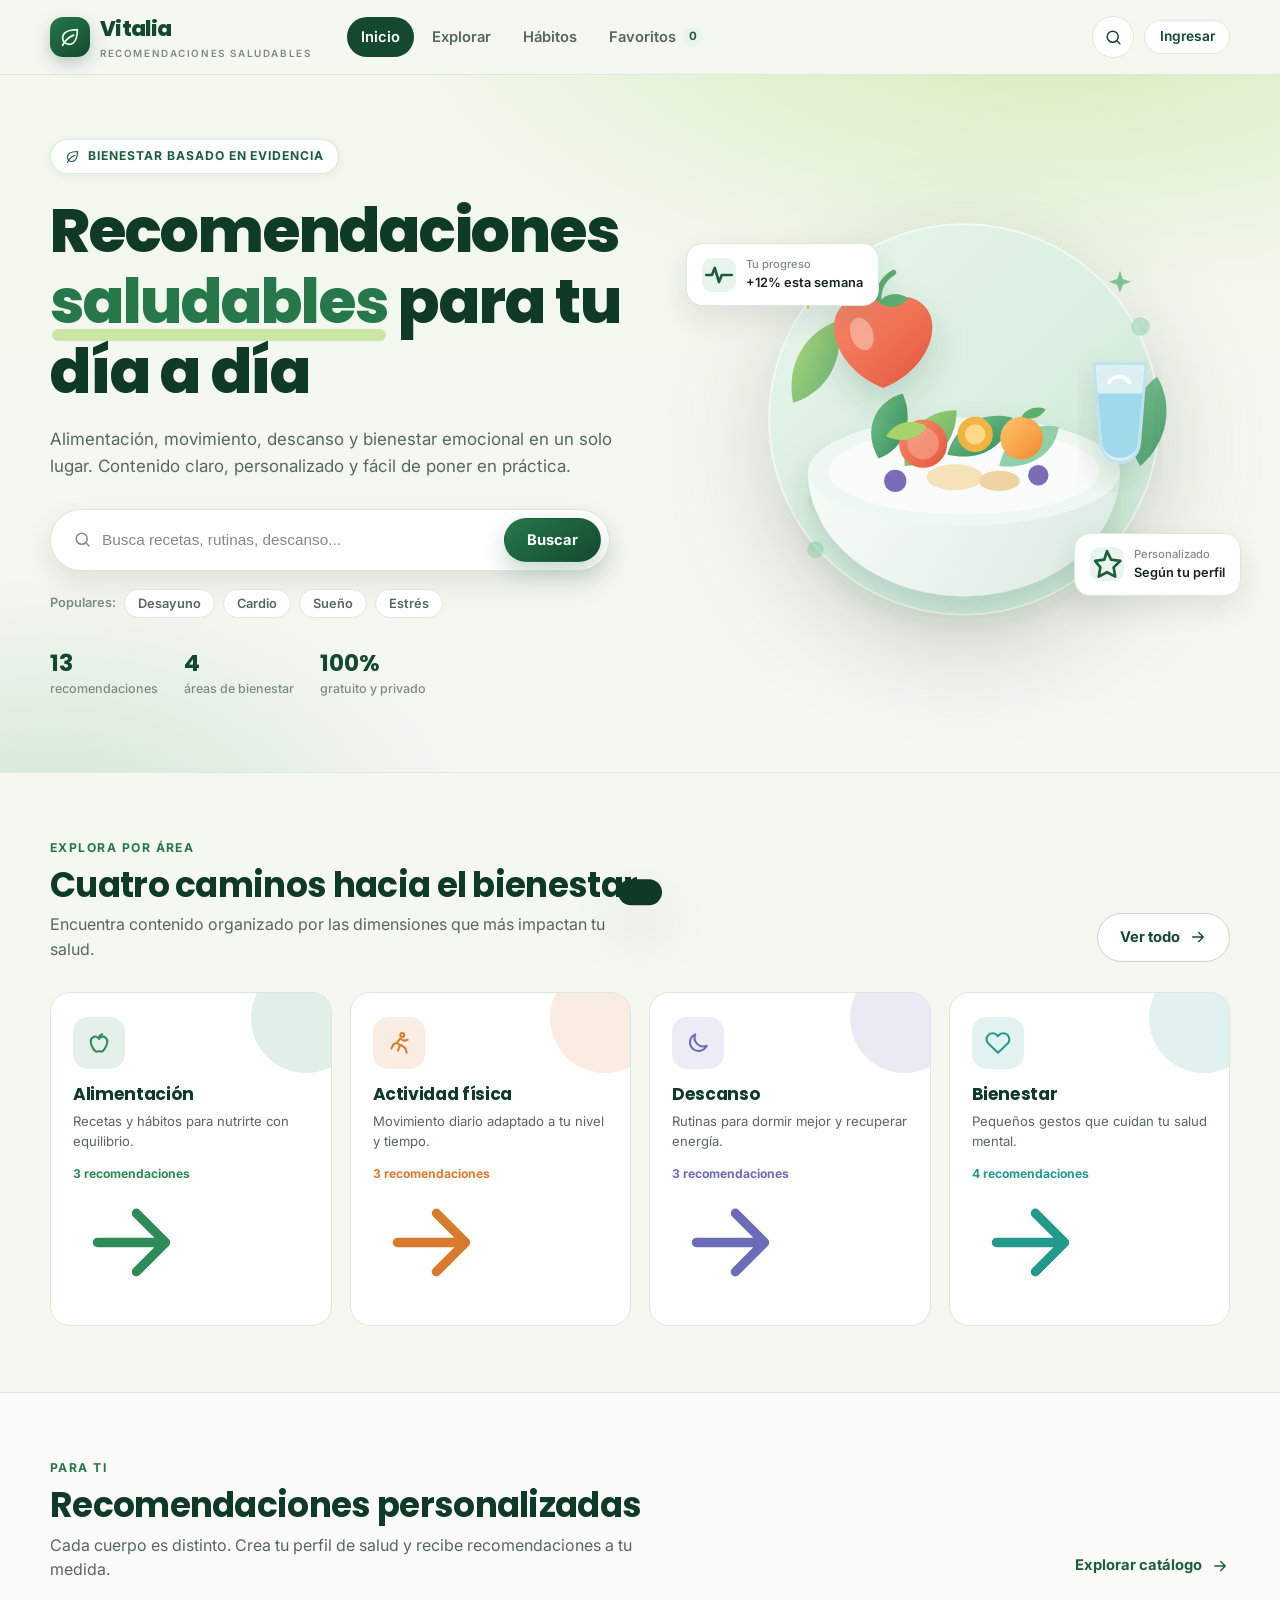
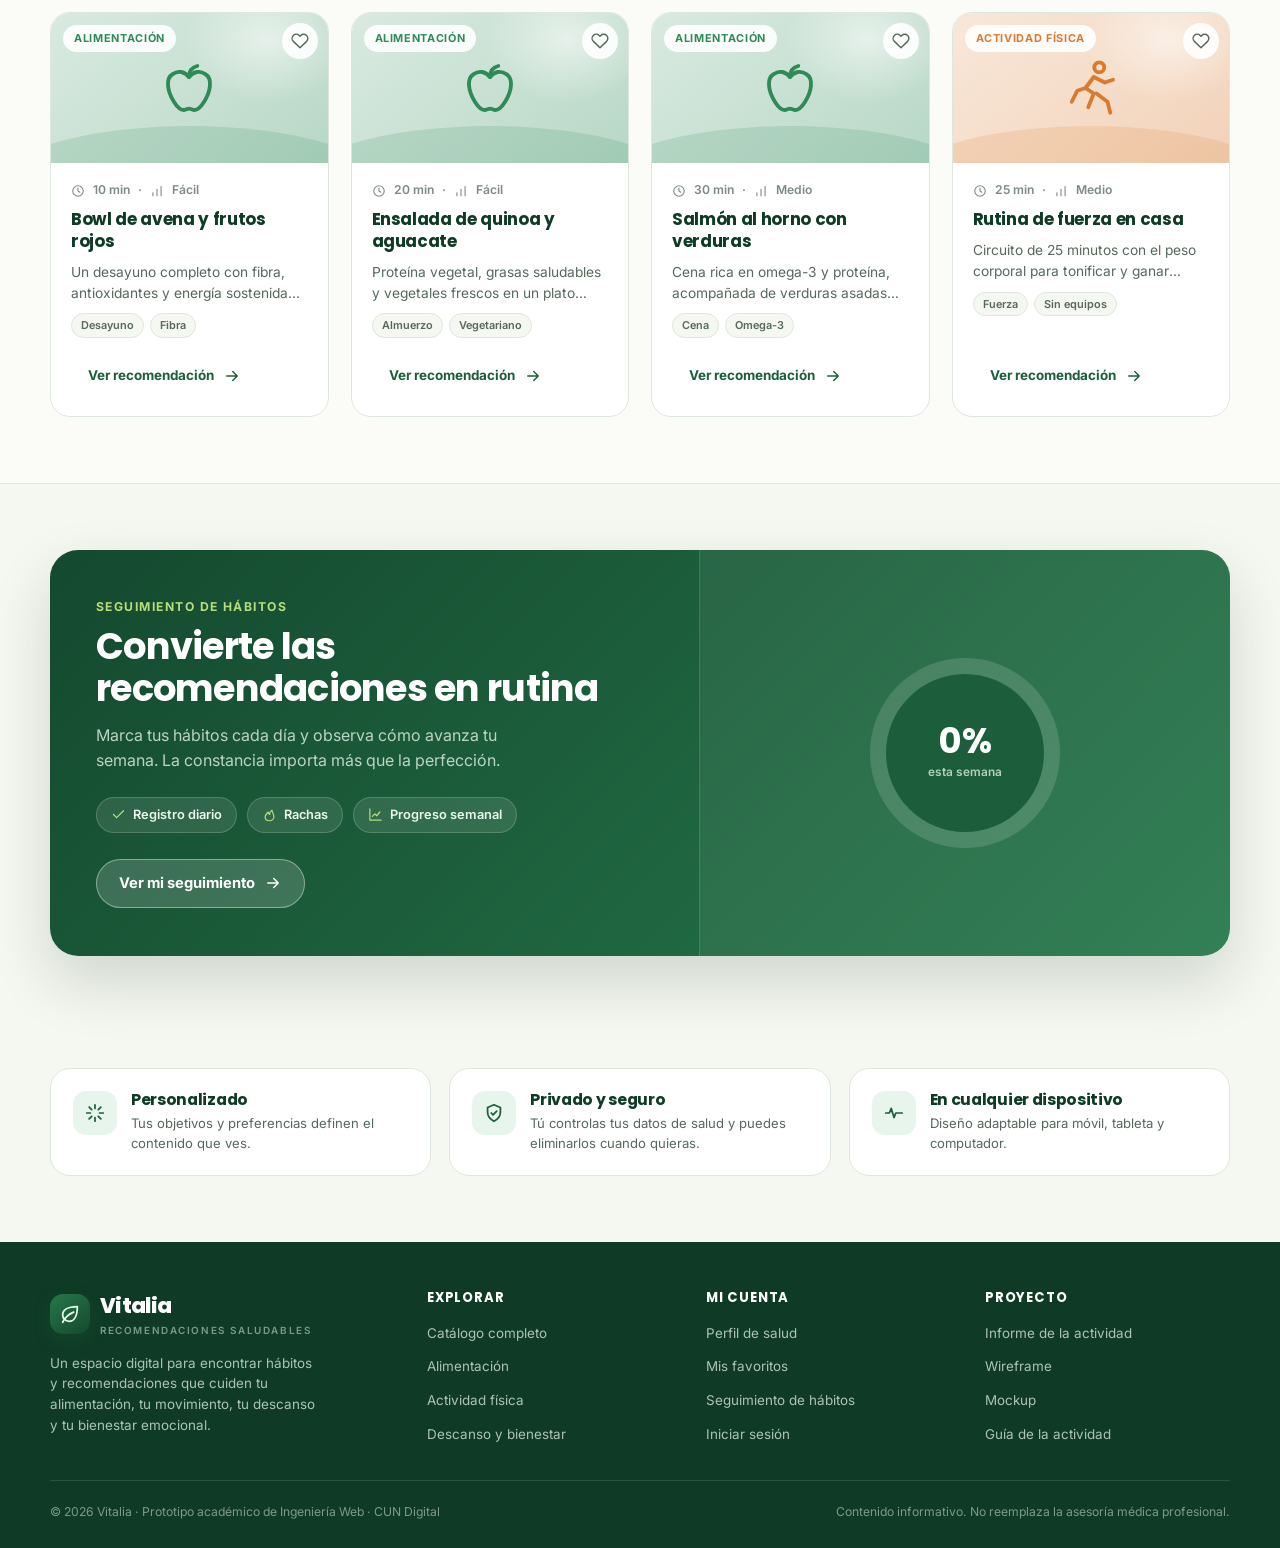
<file: prototipo.html>
<!DOCTYPE html>
<html lang="es">
<head>
  <meta charset="UTF-8" />
  <meta name="viewport" content="width=device-width, initial-scale=1.0" />
  <meta name="description" content="Vitalia: prototipo navegable de una página de recomendaciones saludables. Actividad de Construcción Aplicada - Ingeniería Web CUN." />
  <meta name="theme-color" content="#14492f" />
  <title>Vitalia · Recomendaciones saludables</title>
  <link rel="icon" href="data:image/svg+xml,%3Csvg xmlns='http://www.w3.org/2000/svg' viewBox='0 0 32 32'%3E%3Crect width='32' height='32' rx='9' fill='%231c5e3b'/%3E%3Cpath d='M16 25c-5 0-9-4-9-9 0-6 6-10 18-10 0 12-5 19-9 19Z' fill='none' stroke='%23b7dd7f' stroke-width='2.2' stroke-linejoin='round'/%3E%3Cpath d='M7 26c3-6 7-9 13-12' fill='none' stroke='%23b7dd7f' stroke-width='2.2' stroke-linecap='round'/%3E%3C/svg%3E" />
  <link rel="stylesheet" href="assets/css/estilos.css" />
</head>
<body>
  <a class="salto-contenido" href="#app">Saltar al contenido principal</a>

  <header class="cabecera">
    <div class="contenedor cabecera__inner">
      <a class="marca" href="#/inicio" aria-label="Vitalia, ir al inicio">
        <span class="marca__logo">
          <svg viewBox="0 0 24 24" fill="none" stroke="currentColor" stroke-width="1.9" stroke-linecap="round" stroke-linejoin="round" aria-hidden="true">
            <path d="M11 20A7 7 0 0 1 4 13c0-5 5-9 16-9 0 11-4 16-9 16Z" />
            <path d="M4 21c3-6 7-9 12-11" />
          </svg>
        </span>
        <span>Vitalia<small>Recomendaciones saludables</small></span>
      </a>

      <button class="menu-btn" type="button" data-action="menu" aria-label="Abrir menú de navegación" aria-controls="nav-principal" aria-expanded="false">
        <svg viewBox="0 0 24 24" fill="none" stroke="currentColor" stroke-width="2" stroke-linecap="round" aria-hidden="true"><path d="M4 6h16M4 12h16M4 18h16" /></svg>
      </button>

      <nav class="nav" id="nav-principal" aria-label="Navegación principal">
        <a href="#/inicio" data-nav="inicio">Inicio</a>
        <a href="#/explorar" data-nav="explorar">Explorar</a>
        <a href="#/habitos" data-nav="habitos">Hábitos</a>
        <a href="#/favoritos" data-nav="favoritos">Favoritos <span class="badge" id="badge-fav">0</span></a>
        <a href="#/admin" data-nav="admin" id="nav-admin" hidden>Contenidos</a>
      </nav>

      <div class="cabecera__acciones">
        <a class="icono-btn" href="#/explorar" aria-label="Buscar recomendaciones">
          <svg viewBox="0 0 24 24" fill="none" stroke="currentColor" stroke-width="1.9" stroke-linecap="round" stroke-linejoin="round" aria-hidden="true"><circle cx="11" cy="11" r="7" /><path d="m20 20-3.5-3.5" /></svg>
        </a>
        <a class="usuario-chip" id="usuario-btn" href="#/login">
          <span class="avatar">V</span>
          <span class="nombre">Ingresar</span>
        </a>
      </div>
    </div>
  </header>

  <main id="app"></main>

  <footer class="pie">
    <div class="contenedor">
      <div class="pie__rejilla">
        <div>
          <a class="marca" href="#/inicio">
            <span class="marca__logo">
              <svg viewBox="0 0 24 24" fill="none" stroke="currentColor" stroke-width="1.9" stroke-linecap="round" stroke-linejoin="round" aria-hidden="true">
                <path d="M11 20A7 7 0 0 1 4 13c0-5 5-9 16-9 0 11-4 16-9 16Z" />
                <path d="M4 21c3-6 7-9 12-11" />
              </svg>
            </span>
            <span>Vitalia<small>Recomendaciones saludables</small></span>
          </a>
          <p>Un espacio digital para encontrar hábitos y recomendaciones que cuiden tu alimentación, tu movimiento, tu descanso y tu bienestar emocional.</p>
        </div>
        <div>
          <h4>Explorar</h4>
          <ul>
            <li><a href="#/explorar">Catálogo completo</a></li>
            <li><a href="#/explorar">Alimentación</a></li>
            <li><a href="#/explorar">Actividad física</a></li>
            <li><a href="#/explorar">Descanso y bienestar</a></li>
          </ul>
        </div>
        <div>
          <h4>Mi cuenta</h4>
          <ul>
            <li><a href="#/perfil">Perfil de salud</a></li>
            <li><a href="#/favoritos">Mis favoritos</a></li>
            <li><a href="#/habitos">Seguimiento de hábitos</a></li>
            <li><a href="#/login">Iniciar sesión</a></li>
          </ul>
        </div>
        <div>
          <h4>Proyecto</h4>
          <ul>
            <li><a href="informe/Informe_ACA_Vitalia.pdf">Informe de la actividad</a></li>
            <li><a href="wireframe.html">Wireframe</a></li>
            <li><a href="mockup.html">Mockup</a></li>
            <li><a href="../aca.md">Guía de la actividad</a></li>
          </ul>
        </div>
      </div>
      <div class="pie__base">
        <span>© 2026 Vitalia · Prototipo académico de Ingeniería Web · CUN Digital</span>
        <span>Contenido informativo. No reemplaza la asesoría médica profesional.</span>
      </div>
    </div>
  </footer>

  <div class="toast" id="toast" role="status" aria-live="polite"></div>

  <script src="assets/js/datos.js"></script>
  <script src="assets/js/app.js"></script>
</body>
</html>
</file>
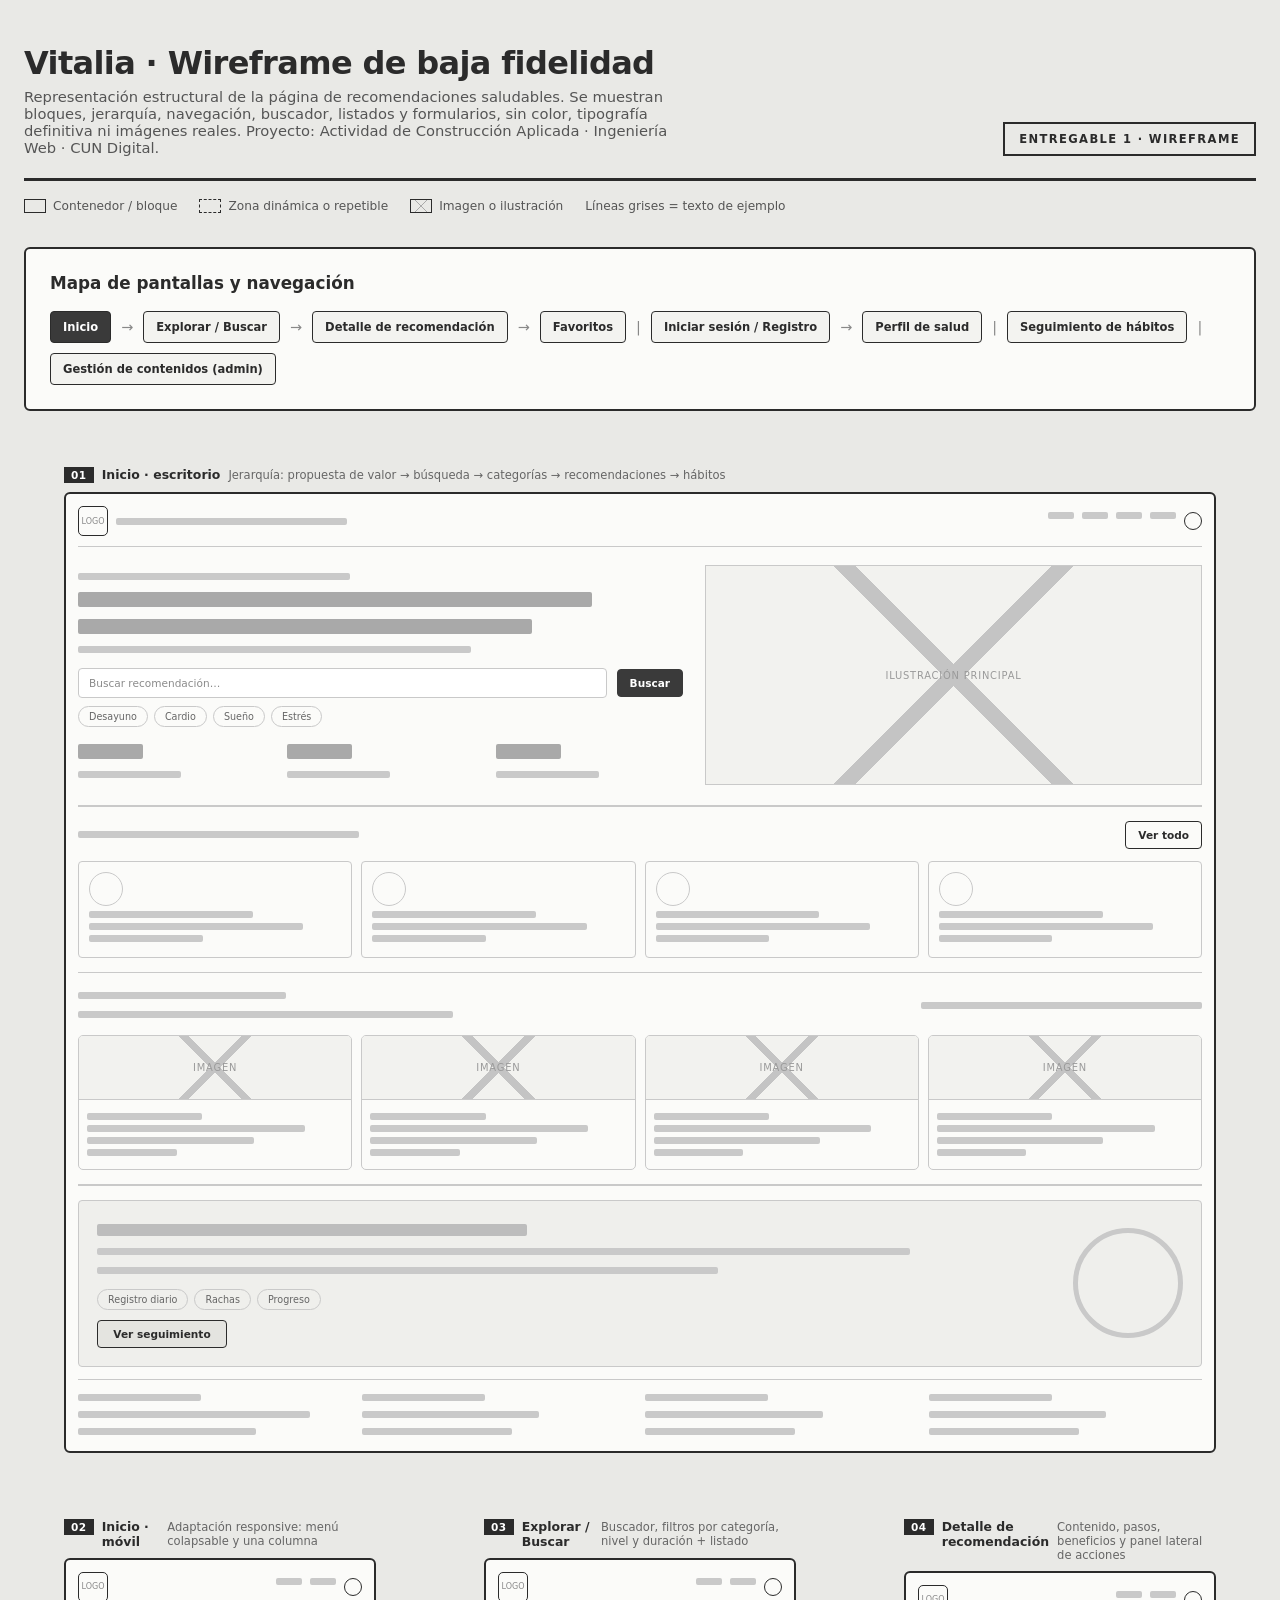
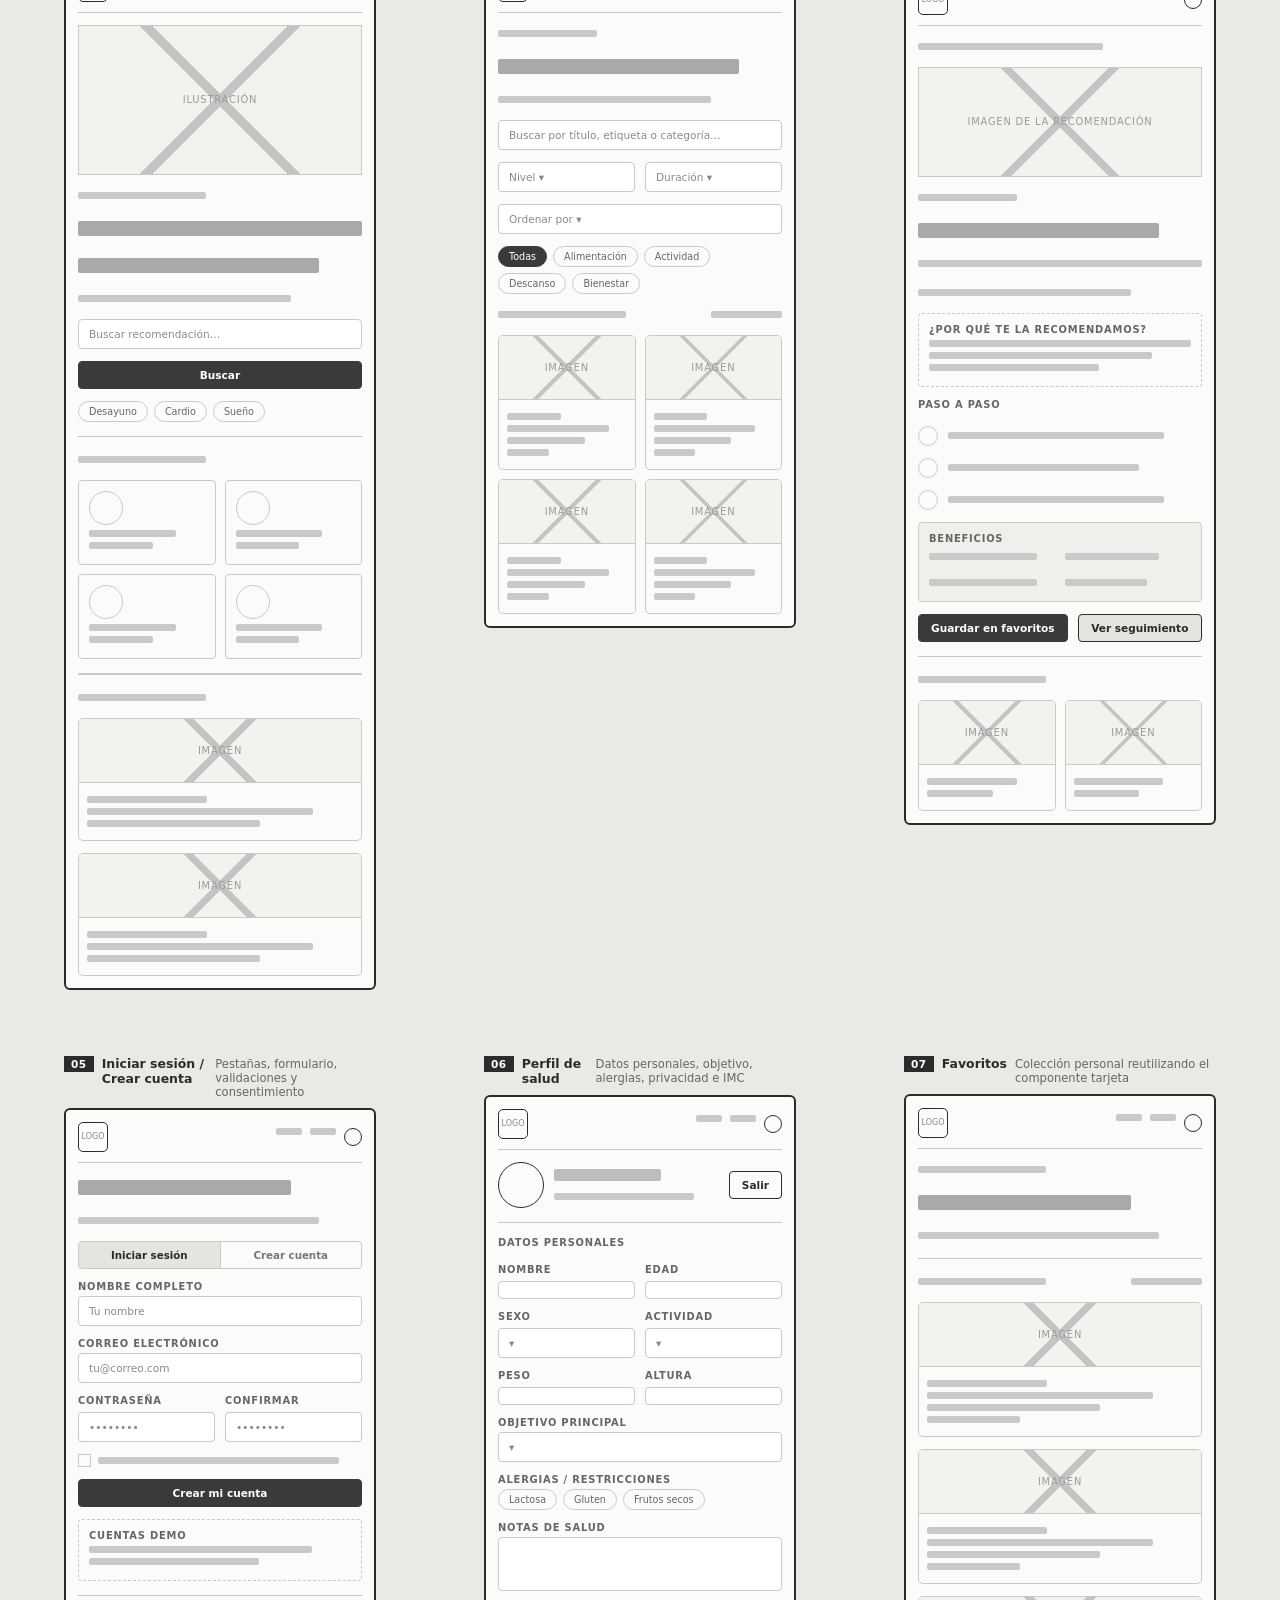
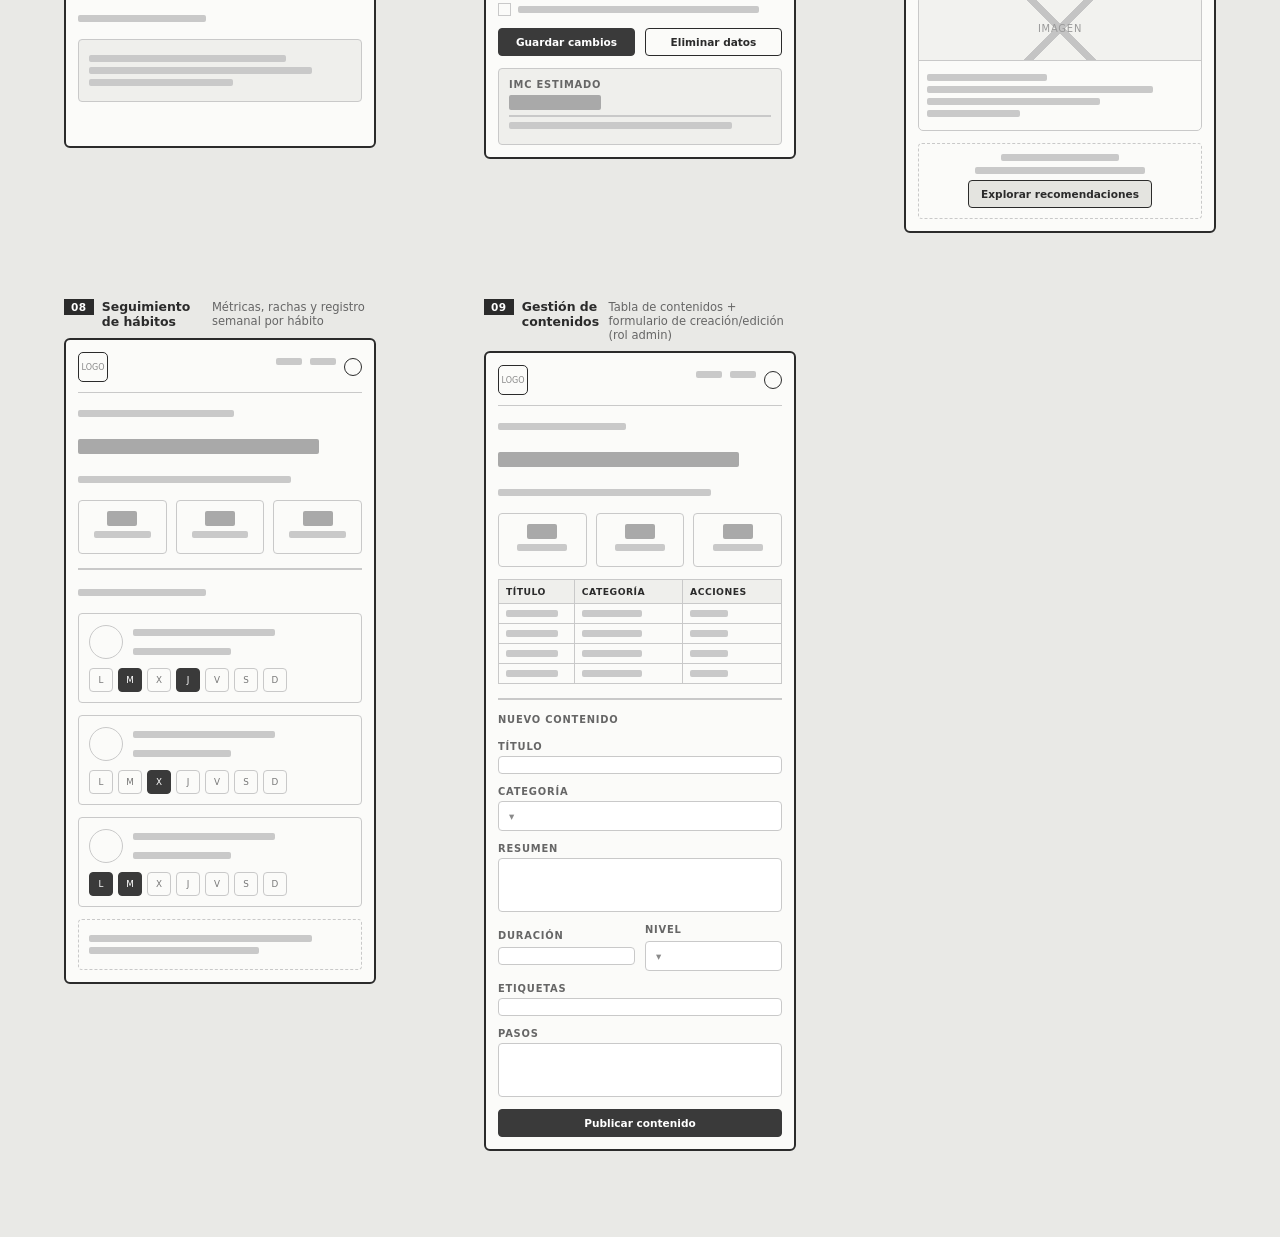
<file: wireframe.html>
<!DOCTYPE html>
<html lang="es">
<head>
  <meta charset="UTF-8" />
  <meta name="viewport" content="width=device-width, initial-scale=1.0" />
  <title>Vitalia · Wireframe de baja fidelidad</title>
  <style>
    :root { --tinta:#2b2b2b; --gris:#8a8a8a; --linea:#c9c9c9; --fondo:#e9e9e6; --papel:#fbfbf9; }
    * { box-sizing: border-box; }
    body { margin:0; font-family:"Segoe UI", system-ui, sans-serif; background:var(--fondo); color:var(--tinta); }
    .hoja { width:min(100% - 48px, 1360px); margin:0 auto; padding:44px 0 70px; }
    .encabezado { display:flex; align-items:flex-end; justify-content:space-between; gap:30px; flex-wrap:wrap; border-bottom:3px solid var(--tinta); padding-bottom:22px; margin-bottom:14px; }
    .encabezado h1 { font-size:2rem; margin:0 0 6px; letter-spacing:-0.02em; }
    .encabezado p { margin:0; color:#555; max-width:70ch; font-size:0.92rem; }
    .encabezado .sello { border:2px solid var(--tinta); padding:8px 14px; font-size:0.72rem; letter-spacing:0.12em; text-transform:uppercase; font-weight:700; white-space:nowrap; }
    .leyenda { display:flex; gap:22px; flex-wrap:wrap; margin:18px 0 34px; font-size:0.76rem; color:#555; }
    .leyenda span { display:inline-flex; align-items:center; gap:7px; }
    .leyenda i { width:22px; height:14px; border:1.5px solid var(--tinta); display:inline-block; }
    .leyenda i.rayas { border-style:dashed; }
    .leyenda i.cruz { background:linear-gradient(45deg,transparent 47%,#aaa 47%,#aaa 53%,transparent 53%),linear-gradient(-45deg,transparent 47%,#aaa 47%,#aaa 53%,transparent 53%); }

    .galeria { display:grid; grid-template-columns:repeat(3, 1fr); gap:34px 28px; align-items:start; }
    .pantalla { break-inside:avoid; }
    .pantalla--ancha { grid-column:1 / -1; }
    .pantalla figcaption { font-size:0.78rem; font-weight:700; margin-bottom:9px; display:flex; align-items:baseline; gap:8px; }
    .pantalla figcaption b { background:var(--tinta); color:#fff; font-size:0.66rem; padding:2px 7px; letter-spacing:0.05em; }
    .pantalla figcaption small { font-weight:400; color:#666; font-size:0.72rem; }

    .marco { background:var(--papel); border:2px solid var(--tinta); border-radius:6px; overflow:hidden; }
    .marco--movil { width:100%; max-width:390px; margin:0 auto; min-height:640px; }
    .marco--escritorio { width:100%; }
    .wf { padding:12px; display:flex; flex-direction:column; gap:12px; }
    .wf + .wf { border-top:1.5px solid var(--linea); }

    .barra { display:flex; align-items:center; gap:8px; padding-bottom:10px; border-bottom:1.5px solid var(--linea); }
    .logo { width:30px; height:30px; border:1.5px solid var(--tinta); border-radius:5px; flex:none; display:grid; place-items:center; font-size:0.5rem; color:var(--gris); }
    .menu { display:flex; gap:8px; margin-left:auto; }
    .menu span { width:26px; height:7px; background:var(--linea); border-radius:2px; }
    .menu span:last-child { width:18px; height:18px; border-radius:50%; background:none; border:1.5px solid var(--tinta); }

    .ln { display:block; height:7px; background:var(--linea); border-radius:2px; margin:5px 0; }
    .ln.t { height:12px; background:#bdbdbd; }
    .ln.b { height:15px; background:#a9a9a9; }
    .w25{width:25%} .w35{width:35%} .w45{width:45%} .w55{width:55%} .w65{width:65%} .w75{width:75%} .w85{width:85%} .w100{width:100%}

    .fila { display:flex; gap:10px; align-items:center; }
    .col { display:flex; flex-direction:column; gap:2px; flex:1; min-width:0; }
    .caja { border:1.5px solid var(--linea); border-radius:4px; padding:10px; }
    .caja--fuerte { border:1.5px solid var(--tinta); }
    .caja--dash { border:1.5px dashed var(--linea); }
    .caja--gris { background:#efefec; border:1.5px solid var(--linea); }
    .img { border:1.5px solid var(--linea); background:linear-gradient(45deg,transparent 48.5%,#c4c4c4 48.5%,#c4c4c4 51.5%,transparent 51.5%),linear-gradient(-45deg,transparent 48.5%,#c4c4c4 48.5%,#c4c4c4 51.5%,transparent 51.5%),#f2f2ef; display:grid; place-items:center; color:#9a9a9a; font-size:0.62rem; letter-spacing:0.08em; text-transform:uppercase; min-height:90px; }
    .btn { border:1.5px solid var(--tinta); border-radius:4px; padding:7px 12px; font-size:0.66rem; font-weight:700; text-align:center; background:#e4e4e0; color:var(--tinta); white-space:nowrap; }
    .btn--lleno { background:#3a3a3a; color:#fff; border-color:#3a3a3a; }
    .btn--linea { background:none; }
    .input { border:1.5px solid var(--linea); border-radius:4px; padding:8px 10px; font-size:0.66rem; color:#8a8a8a; background:#fff; flex:1; }
    .input--alto { min-height:54px; }
    .etiqueta { font-size:0.62rem; font-weight:700; text-transform:uppercase; letter-spacing:0.08em; color:#666; margin-bottom:4px; display:block; }
    .chips { display:flex; gap:6px; flex-wrap:wrap; }
    .chip { border:1.5px solid var(--linea); border-radius:999px; padding:4px 10px; font-size:0.6rem; color:#666; }
    .chip--on { background:#3a3a3a; color:#fff; border-color:#3a3a3a; }
    .tarjeta-wf { border:1.5px solid var(--linea); border-radius:5px; overflow:hidden; display:flex; flex-direction:column; }
    .tarjeta-wf .img { min-height:64px; border:0; border-bottom:1.5px solid var(--linea); }
    .tarjeta-wf .cuerpo { padding:8px; }
    .grid2 { display:grid; grid-template-columns:1fr 1fr; gap:9px; }
    .grid3 { display:grid; grid-template-columns:repeat(3,1fr); gap:9px; }
    .grid4 { display:grid; grid-template-columns:repeat(4,1fr); gap:9px; }
    .circulo { width:34px; height:34px; border-radius:50%; border:1.5px solid var(--linea); flex:none; }
    .avatar { width:46px; height:46px; border-radius:50%; border:1.5px solid var(--tinta); flex:none; }
    .linea-div { height:1.5px; background:var(--linea); margin:2px 0; }
    .tabs { display:flex; border:1.5px solid var(--linea); border-radius:4px; overflow:hidden; }
    .tabs span { flex:1; text-align:center; padding:7px; font-size:0.64rem; font-weight:700; color:#777; }
    .tabs span:first-child { background:#e4e4e0; color:var(--tinta); border-right:1.5px solid var(--linea); }
    .check { display:flex; align-items:center; gap:7px; font-size:0.62rem; color:#666; }
    .check i { width:13px; height:13px; border:1.5px solid var(--linea); flex:none; }
    .anot { position:relative; }
    .nota { position:absolute; font-size:0.58rem; color:#777; border-left:2px solid #999; padding-left:6px; }
    .semana-wf { display:flex; gap:5px; }
    .semana-wf span { width:24px; height:24px; border:1.5px solid var(--linea); border-radius:4px; font-size:0.55rem; display:grid; place-items:center; color:#777; }
    .semana-wf span.on { background:#3a3a3a; color:#fff; border-color:#3a3a3a; }
    .tabla-wf { width:100%; border-collapse:collapse; font-size:0.62rem; }
    .tabla-wf th, .tabla-wf td { border:1.5px solid var(--linea); padding:6px 7px; text-align:left; }
    .tabla-wf th { background:#efefec; font-size:0.58rem; text-transform:uppercase; letter-spacing:0.05em; }
    .pie-wf { display:flex; gap:10px; padding-top:10px; border-top:1.5px solid var(--linea); }
    .pie-wf .col .ln { margin:4px 0; }
    .mapa { margin:0 0 40px; padding:24px; background:var(--papel); border:2px solid var(--tinta); border-radius:6px; }
    .mapa h2 { margin:0 0 18px; font-size:1.05rem; }
    .flujo { display:flex; align-items:center; gap:10px; flex-wrap:wrap; font-size:0.72rem; }
    .flujo .nodo { border:1.5px solid var(--tinta); padding:8px 12px; border-radius:4px; font-weight:700; background:#f3f3f0; }
    .flujo .nodo--fuerte { background:#3a3a3a; color:#fff; }
    .flujo .flecha { color:#888; font-size:0.9rem; }
    @media (max-width:1100px){ .galeria { grid-template-columns:repeat(2,1fr); } }
    @media (max-width:760px){ .galeria { grid-template-columns:1fr; } .marco--movil { max-width:390px; } }
    @media print { body{background:#fff;} .hoja{width:auto;padding:0;} .galeria{grid-template-columns:repeat(2,1fr);} .pantalla{break-inside:avoid;} }
  </style>
</head>
<body>
  <div class="hoja">
    <header class="encabezado">
      <div>
        <h1>Vitalia · Wireframe de baja fidelidad</h1>
        <p>Representación estructural de la página de recomendaciones saludables. Se muestran bloques, jerarquía, navegación, buscador, listados y formularios, sin color, tipografía definitiva ni imágenes reales. Proyecto: Actividad de Construcción Aplicada · Ingeniería Web · CUN Digital.</p>
      </div>
      <span class="sello">Entregable 1 · Wireframe</span>
    </header>

    <div class="leyenda">
      <span><i></i> Contenedor / bloque</span>
      <span><i class="rayas"></i> Zona dinámica o repetible</span>
      <span><i class="cruz"></i> Imagen o ilustración</span>
      <span>Líneas grises = texto de ejemplo</span>
    </div>

    <section class="mapa">
      <h2>Mapa de pantallas y navegación</h2>
      <div class="flujo">
        <span class="nodo nodo--fuerte">Inicio</span><span class="flecha">→</span>
        <span class="nodo">Explorar / Buscar</span><span class="flecha">→</span>
        <span class="nodo">Detalle de recomendación</span><span class="flecha">→</span>
        <span class="nodo">Favoritos</span>
        <span class="flecha">|</span>
        <span class="nodo">Iniciar sesión / Registro</span><span class="flecha">→</span>
        <span class="nodo">Perfil de salud</span>
        <span class="flecha">|</span>
        <span class="nodo">Seguimiento de hábitos</span>
        <span class="flecha">|</span>
        <span class="nodo">Gestión de contenidos (admin)</span>
      </div>
    </section>

    <div class="galeria">

      <!-- 01 · INICIO ESCRITORIO -->
      <figure class="pantalla pantalla--ancha">
        <figcaption><b>01</b> Inicio · escritorio <small>Jerarquía: propuesta de valor → búsqueda → categorías → recomendaciones → hábitos</small></figcaption>
        <div class="marco marco--escritorio">
          <div class="wf">
            <div class="barra">
              <div class="logo">LOGO</div>
              <div class="col"><span class="ln w25"></span></div>
              <div class="menu"><span></span><span></span><span></span><span></span><span></span></div>
            </div>
            <div class="fila" style="gap:22px;align-items:center;padding:6px 0">
              <div class="col" style="flex:1.1">
                <span class="ln w45"></span>
                <span class="ln b w85"></span>
                <span class="ln b w75"></span>
                <span class="ln w65"></span>
                <div class="fila" style="margin-top:8px">
                  <div class="input">Buscar recomendación…</div>
                  <div class="btn btn--lleno">Buscar</div>
                </div>
                <div class="chips" style="margin-top:6px"><span class="chip">Desayuno</span><span class="chip">Cardio</span><span class="chip">Sueño</span><span class="chip">Estrés</span></div>
                <div class="fila" style="margin-top:10px;gap:22px">
                  <div class="col"><span class="ln b w35"></span><span class="ln w55"></span></div>
                  <div class="col"><span class="ln b w35"></span><span class="ln w55"></span></div>
                  <div class="col"><span class="ln b w35"></span><span class="ln w55"></span></div>
                </div>
              </div>
              <div class="img" style="flex:0.9;min-height:220px">Ilustración principal</div>
            </div>
            <div class="linea-div"></div>
            <div class="fila" style="justify-content:space-between"><span class="ln w25"></span><span class="btn btn--linea">Ver todo</span></div>
            <div class="grid4">
              <div class="caja"><div class="circulo"></div><span class="ln w65"></span><span class="ln w85"></span><span class="ln w45"></span></div>
              <div class="caja"><div class="circulo"></div><span class="ln w65"></span><span class="ln w85"></span><span class="ln w45"></span></div>
              <div class="caja"><div class="circulo"></div><span class="ln w65"></span><span class="ln w85"></span><span class="ln w45"></span></div>
              <div class="caja"><div class="circulo"></div><span class="ln w65"></span><span class="ln w85"></span><span class="ln w45"></span></div>
            </div>
            <div class="linea-div"></div>
            <div class="fila" style="justify-content:space-between"><div class="col"><span class="ln w25"></span><span class="ln w45"></span></div><span class="ln w25"></span></div>
            <div class="grid4">
              <div class="tarjeta-wf"><div class="img">Imagen</div><div class="cuerpo"><span class="ln w45"></span><span class="ln w85"></span><span class="ln w65"></span><span class="ln w35"></span></div></div>
              <div class="tarjeta-wf"><div class="img">Imagen</div><div class="cuerpo"><span class="ln w45"></span><span class="ln w85"></span><span class="ln w65"></span><span class="ln w35"></span></div></div>
              <div class="tarjeta-wf"><div class="img">Imagen</div><div class="cuerpo"><span class="ln w45"></span><span class="ln w85"></span><span class="ln w65"></span><span class="ln w35"></span></div></div>
              <div class="tarjeta-wf"><div class="img">Imagen</div><div class="cuerpo"><span class="ln w45"></span><span class="ln w85"></span><span class="ln w65"></span><span class="ln w35"></span></div></div>
            </div>
            <div class="linea-div"></div>
            <div class="caja caja--gris fila" style="padding:18px;gap:20px">
              <div class="col"><span class="ln t w45"></span><span class="ln w85"></span><span class="ln w65"></span><div class="chips" style="margin-top:8px"><span class="chip">Registro diario</span><span class="chip">Rachas</span><span class="chip">Progreso</span></div><span class="btn" style="width:130px;margin-top:8px">Ver seguimiento</span></div>
              <div class="circulo" style="width:110px;height:110px;border-width:5px"></div>
            </div>
            <div class="pie-wf">
              <div class="col"><span class="ln w45"></span><span class="ln w85"></span><span class="ln w65"></span></div>
              <div class="col"><span class="ln w45"></span><span class="ln w65"></span><span class="ln w55"></span></div>
              <div class="col"><span class="ln w45"></span><span class="ln w65"></span><span class="ln w55"></span></div>
              <div class="col"><span class="ln w45"></span><span class="ln w65"></span><span class="ln w55"></span></div>
            </div>
          </div>
        </div>
      </figure>

      <!-- 02 · INICIO MÓVIL -->
      <figure class="pantalla">
        <figcaption><b>02</b> Inicio · móvil <small>Adaptación responsive: menú colapsable y una columna</small></figcaption>
        <div class="marco marco--movil">
          <div class="wf">
            <div class="barra">
              <div class="logo">LOGO</div>
              <div class="menu"><span></span><span></span><span style="width:18px;height:18px;background:none;border:1.5px solid var(--tinta);border-radius:50%"></span></div>
            </div>
            <div class="img" style="min-height:150px">Ilustración</div>
            <span class="ln w45"></span>
            <span class="ln b w100"></span>
            <span class="ln b w85"></span>
            <span class="ln w75"></span>
            <div class="input">Buscar recomendación…</div>
            <div class="btn btn--lleno">Buscar</div>
            <div class="chips"><span class="chip">Desayuno</span><span class="chip">Cardio</span><span class="chip">Sueño</span></div>
            <div class="linea-div"></div>
            <span class="ln w45"></span>
            <div class="grid2">
              <div class="caja"><div class="circulo"></div><span class="ln w75"></span><span class="ln w55"></span></div>
              <div class="caja"><div class="circulo"></div><span class="ln w75"></span><span class="ln w55"></span></div>
              <div class="caja"><div class="circulo"></div><span class="ln w75"></span><span class="ln w55"></span></div>
              <div class="caja"><div class="circulo"></div><span class="ln w75"></span><span class="ln w55"></span></div>
            </div>
            <div class="linea-div"></div>
            <span class="ln w45"></span>
            <div class="tarjeta-wf"><div class="img">Imagen</div><div class="cuerpo"><span class="ln w45"></span><span class="ln w85"></span><span class="ln w65"></span></div></div>
            <div class="tarjeta-wf"><div class="img">Imagen</div><div class="cuerpo"><span class="ln w45"></span><span class="ln w85"></span><span class="ln w65"></span></div></div>
          </div>
        </div>
      </figure>

      <!-- 03 · EXPLORAR -->
      <figure class="pantalla">
        <figcaption><b>03</b> Explorar / Buscar <small>Buscador, filtros por categoría, nivel y duración + listado</small></figcaption>
        <div class="marco marco--movil">
          <div class="wf">
            <div class="barra"><div class="logo">LOGO</div><div class="menu"><span></span><span></span><span style="width:18px;height:18px;background:none;border:1.5px solid var(--tinta);border-radius:50%"></span></div></div>
            <span class="ln w35"></span>
            <span class="ln b w85"></span>
            <span class="ln w75"></span>
            <div class="input">Buscar por título, etiqueta o categoría…</div>
            <div class="fila">
              <div class="input">Nivel ▾</div>
              <div class="input">Duración ▾</div>
            </div>
            <div class="input">Ordenar por ▾</div>
            <div class="chips"><span class="chip chip--on">Todas</span><span class="chip">Alimentación</span><span class="chip">Actividad</span><span class="chip">Descanso</span><span class="chip">Bienestar</span></div>
            <div class="fila" style="justify-content:space-between"><span class="ln w45"></span><span class="ln w25"></span></div>
            <div class="grid2">
              <div class="tarjeta-wf"><div class="img">Imagen</div><div class="cuerpo"><span class="ln w45"></span><span class="ln w85"></span><span class="ln w65"></span><span class="ln w35"></span></div></div>
              <div class="tarjeta-wf"><div class="img">Imagen</div><div class="cuerpo"><span class="ln w45"></span><span class="ln w85"></span><span class="ln w65"></span><span class="ln w35"></span></div></div>
              <div class="tarjeta-wf"><div class="img">Imagen</div><div class="cuerpo"><span class="ln w45"></span><span class="ln w85"></span><span class="ln w65"></span><span class="ln w35"></span></div></div>
              <div class="tarjeta-wf"><div class="img">Imagen</div><div class="cuerpo"><span class="ln w45"></span><span class="ln w85"></span><span class="ln w65"></span><span class="ln w35"></span></div></div>
            </div>
          </div>
        </div>
      </figure>

      <!-- 04 · DETALLE -->
      <figure class="pantalla">
        <figcaption><b>04</b> Detalle de recomendación <small>Contenido, pasos, beneficios y panel lateral de acciones</small></figcaption>
        <div class="marco marco--movil">
          <div class="wf">
            <div class="barra"><div class="logo">LOGO</div><div class="menu"><span></span><span></span><span style="width:18px;height:18px;background:none;border:1.5px solid var(--tinta);border-radius:50%"></span></div></div>
            <span class="ln w65"></span>
            <div class="img" style="min-height:110px">Imagen de la recomendación</div>
            <span class="ln w35"></span>
            <span class="ln b w85"></span>
            <span class="ln w100"></span>
            <span class="ln w75"></span>
            <div class="caja caja--dash"><span class="etiqueta">¿Por qué te la recomendamos?</span><span class="ln w100"></span><span class="ln w85"></span><span class="ln w65"></span></div>
            <span class="etiqueta">Paso a paso</span>
            <div class="fila"><div class="circulo" style="width:20px;height:20px"></div><div class="col"><span class="ln w85"></span></div></div>
            <div class="fila"><div class="circulo" style="width:20px;height:20px"></div><div class="col"><span class="ln w75"></span></div></div>
            <div class="fila"><div class="circulo" style="width:20px;height:20px"></div><div class="col"><span class="ln w85"></span></div></div>
            <div class="caja caja--gris"><span class="etiqueta">Beneficios</span><div class="grid2"><span class="ln w85"></span><span class="ln w75"></span><span class="ln w85"></span><span class="ln w65"></span></div></div>
            <div class="fila"><div class="btn btn--lleno" style="flex:1">Guardar en favoritos</div><div class="btn" style="flex:1">Ver seguimiento</div></div>
            <div class="linea-div"></div>
            <span class="ln w45"></span>
            <div class="grid2"><div class="tarjeta-wf"><div class="img">Imagen</div><div class="cuerpo"><span class="ln w75"></span><span class="ln w55"></span></div></div><div class="tarjeta-wf"><div class="img">Imagen</div><div class="cuerpo"><span class="ln w75"></span><span class="ln w55"></span></div></div></div>
          </div>
        </div>
      </figure>

      <!-- 05 · LOGIN / REGISTRO -->
      <figure class="pantalla">
        <figcaption><b>05</b> Iniciar sesión / Crear cuenta <small>Pestañas, formulario, validaciones y consentimiento</small></figcaption>
        <div class="marco marco--movil">
          <div class="wf">
            <div class="barra"><div class="logo">LOGO</div><div class="menu"><span></span><span></span><span style="width:18px;height:18px;background:none;border:1.5px solid var(--tinta);border-radius:50%"></span></div></div>
            <span class="ln b w75"></span>
            <span class="ln w85"></span>
            <div class="tabs"><span>Iniciar sesión</span><span>Crear cuenta</span></div>
            <div><span class="etiqueta">Nombre completo</span><div class="input">Tu nombre</div></div>
            <div><span class="etiqueta">Correo electrónico</span><div class="input">tu@correo.com</div></div>
            <div class="fila">
              <div class="col"><span class="etiqueta">Contraseña</span><div class="input">••••••••</div></div>
              <div class="col"><span class="etiqueta">Confirmar</span><div class="input">••••••••</div></div>
            </div>
            <div class="check"><i></i><span class="ln w85" style="margin:0"></span></div>
            <div class="btn btn--lleno">Crear mi cuenta</div>
            <div class="caja caja--dash"><span class="etiqueta">Cuentas demo</span><span class="ln w85"></span><span class="ln w65"></span></div>
            <div class="linea-div"></div>
            <span class="ln w45"></span>
            <div class="caja caja--gris"><span class="ln w75"></span><span class="ln w85"></span><span class="ln w55"></span></div>
          </div>
        </div>
      </figure>

      <!-- 06 · PERFIL -->
      <figure class="pantalla">
        <figcaption><b>06</b> Perfil de salud <small>Datos personales, objetivo, alergias, privacidad e IMC</small></figcaption>
        <div class="marco marco--movil">
          <div class="wf">
            <div class="barra"><div class="logo">LOGO</div><div class="menu"><span></span><span></span><span style="width:18px;height:18px;background:none;border:1.5px solid var(--tinta);border-radius:50%"></span></div></div>
            <div class="fila"><div class="avatar"></div><div class="col"><span class="ln t w65"></span><span class="ln w85"></span></div><span class="btn btn--linea">Salir</span></div>
            <div class="linea-div"></div>
            <span class="etiqueta">Datos personales</span>
            <div class="fila"><div class="col"><span class="etiqueta">Nombre</span><div class="input"></div></div><div class="col"><span class="etiqueta">Edad</span><div class="input"></div></div></div>
            <div class="fila"><div class="col"><span class="etiqueta">Sexo</span><div class="input">▾</div></div><div class="col"><span class="etiqueta">Actividad</span><div class="input">▾</div></div></div>
            <div class="fila"><div class="col"><span class="etiqueta">Peso</span><div class="input"></div></div><div class="col"><span class="etiqueta">Altura</span><div class="input"></div></div></div>
            <div><span class="etiqueta">Objetivo principal</span><div class="input">▾</div></div>
            <div><span class="etiqueta">Alergias / restricciones</span><div class="chips"><span class="chip">Lactosa</span><span class="chip">Gluten</span><span class="chip">Frutos secos</span></div></div>
            <div><span class="etiqueta">Notas de salud</span><div class="input input--alto"></div></div>
            <div class="check"><i></i><span class="ln w85" style="margin:0"></span></div>
            <div class="fila"><div class="btn btn--lleno" style="flex:1">Guardar cambios</div><div class="btn btn--linea" style="flex:1">Eliminar datos</div></div>
            <div class="caja caja--gris"><span class="etiqueta">IMC estimado</span><span class="ln b w35"></span><div class="linea-div"></div><span class="ln w85"></span></div>
          </div>
        </div>
      </figure>

      <!-- 07 · FAVORITOS -->
      <figure class="pantalla">
        <figcaption><b>07</b> Favoritos <small>Colección personal reutilizando el componente tarjeta</small></figcaption>
        <div class="marco marco--movil">
          <div class="wf">
            <div class="barra"><div class="logo">LOGO</div><div class="menu"><span></span><span></span><span style="width:18px;height:18px;background:none;border:1.5px solid var(--tinta);border-radius:50%"></span></div></div>
            <span class="ln w45"></span>
            <span class="ln b w75"></span>
            <span class="ln w85"></span>
            <div class="linea-div"></div>
            <div class="fila" style="justify-content:space-between"><span class="ln w45"></span><span class="ln w25"></span></div>
            <div class="tarjeta-wf"><div class="img">Imagen</div><div class="cuerpo"><span class="ln w45"></span><span class="ln w85"></span><span class="ln w65"></span><span class="ln w35"></span></div></div>
            <div class="tarjeta-wf"><div class="img">Imagen</div><div class="cuerpo"><span class="ln w45"></span><span class="ln w85"></span><span class="ln w65"></span><span class="ln w35"></span></div></div>
            <div class="tarjeta-wf"><div class="img">Imagen</div><div class="cuerpo"><span class="ln w45"></span><span class="ln w85"></span><span class="ln w65"></span><span class="ln w35"></span></div></div>
            <div class="caja caja--dash" style="text-align:center"><span class="ln w45" style="margin:0 auto"></span><span class="ln w65" style="margin:6px auto"></span><span class="btn" style="display:inline-block">Explorar recomendaciones</span></div>
          </div>
        </div>
      </figure>

      <!-- 08 · HÁBITOS -->
      <figure class="pantalla">
        <figcaption><b>08</b> Seguimiento de hábitos <small>Métricas, rachas y registro semanal por hábito</small></figcaption>
        <div class="marco marco--movil">
          <div class="wf">
            <div class="barra"><div class="logo">LOGO</div><div class="menu"><span></span><span></span><span style="width:18px;height:18px;background:none;border:1.5px solid var(--tinta);border-radius:50%"></span></div></div>
            <span class="ln w55"></span>
            <span class="ln b w85"></span>
            <span class="ln w75"></span>
            <div class="grid3">
              <div class="caja" style="text-align:center"><span class="ln b w45" style="margin:0 auto"></span><span class="ln w85" style="margin:5px auto"></span></div>
              <div class="caja" style="text-align:center"><span class="ln b w45" style="margin:0 auto"></span><span class="ln w85" style="margin:5px auto"></span></div>
              <div class="caja" style="text-align:center"><span class="ln b w45" style="margin:0 auto"></span><span class="ln w85" style="margin:5px auto"></span></div>
            </div>
            <div class="linea-div"></div>
            <span class="ln w45"></span>
            <div class="caja">
              <div class="fila"><div class="circulo"></div><div class="col"><span class="ln w65"></span><span class="ln w45"></span></div></div>
              <div class="semana-wf" style="margin-top:8px"><span>L</span><span class="on">M</span><span>X</span><span class="on">J</span><span>V</span><span>S</span><span>D</span></div>
            </div>
            <div class="caja">
              <div class="fila"><div class="circulo"></div><div class="col"><span class="ln w65"></span><span class="ln w45"></span></div></div>
              <div class="semana-wf" style="margin-top:8px"><span>L</span><span>M</span><span class="on">X</span><span>J</span><span>V</span><span>S</span><span>D</span></div>
            </div>
            <div class="caja">
              <div class="fila"><div class="circulo"></div><div class="col"><span class="ln w65"></span><span class="ln w45"></span></div></div>
              <div class="semana-wf" style="margin-top:8px"><span class="on">L</span><span class="on">M</span><span>X</span><span>J</span><span>V</span><span>S</span><span>D</span></div>
            </div>
            <div class="caja caja--dash"><span class="ln w85"></span><span class="ln w65"></span></div>
          </div>
        </div>
      </figure>

      <!-- 09 · ADMIN -->
      <figure class="pantalla">
        <figcaption><b>09</b> Gestión de contenidos <small>Tabla de contenidos + formulario de creación/edición (rol admin)</small></figcaption>
        <div class="marco marco--movil">
          <div class="wf">
            <div class="barra"><div class="logo">LOGO</div><div class="menu"><span></span><span></span><span style="width:18px;height:18px;background:none;border:1.5px solid var(--tinta);border-radius:50%"></span></div></div>
            <span class="ln w45"></span>
            <span class="ln b w85"></span>
            <span class="ln w75"></span>
            <div class="grid3">
              <div class="caja" style="text-align:center"><span class="ln b w45" style="margin:0 auto"></span><span class="ln w75" style="margin:5px auto"></span></div>
              <div class="caja" style="text-align:center"><span class="ln b w45" style="margin:0 auto"></span><span class="ln w75" style="margin:5px auto"></span></div>
              <div class="caja" style="text-align:center"><span class="ln b w45" style="margin:0 auto"></span><span class="ln w75" style="margin:5px auto"></span></div>
            </div>
            <table class="tabla-wf">
              <thead><tr><th>Título</th><th>Categoría</th><th>Acciones</th></tr></thead>
              <tbody>
                <tr><td><span class="ln w85" style="margin:0"></span></td><td><span class="ln w65" style="margin:0"></span></td><td><span class="ln w45" style="margin:0"></span></td></tr>
                <tr><td><span class="ln w85" style="margin:0"></span></td><td><span class="ln w65" style="margin:0"></span></td><td><span class="ln w45" style="margin:0"></span></td></tr>
                <tr><td><span class="ln w85" style="margin:0"></span></td><td><span class="ln w65" style="margin:0"></span></td><td><span class="ln w45" style="margin:0"></span></td></tr>
                <tr><td><span class="ln w85" style="margin:0"></span></td><td><span class="ln w65" style="margin:0"></span></td><td><span class="ln w45" style="margin:0"></span></td></tr>
              </tbody>
            </table>
            <div class="linea-div"></div>
            <span class="etiqueta">Nuevo contenido</span>
            <div><span class="etiqueta">Título</span><div class="input"></div></div>
            <div><span class="etiqueta">Categoría</span><div class="input">▾</div></div>
            <div><span class="etiqueta">Resumen</span><div class="input input--alto"></div></div>
            <div class="fila"><div class="col"><span class="etiqueta">Duración</span><div class="input"></div></div><div class="col"><span class="etiqueta">Nivel</span><div class="input">▾</div></div></div>
            <div><span class="etiqueta">Etiquetas</span><div class="input"></div></div>
            <div><span class="etiqueta">Pasos</span><div class="input input--alto"></div></div>
            <div class="btn btn--lleno">Publicar contenido</div>
          </div>
        </div>
      </figure>

    </div>
  </div>
</body>
</html>
</file>
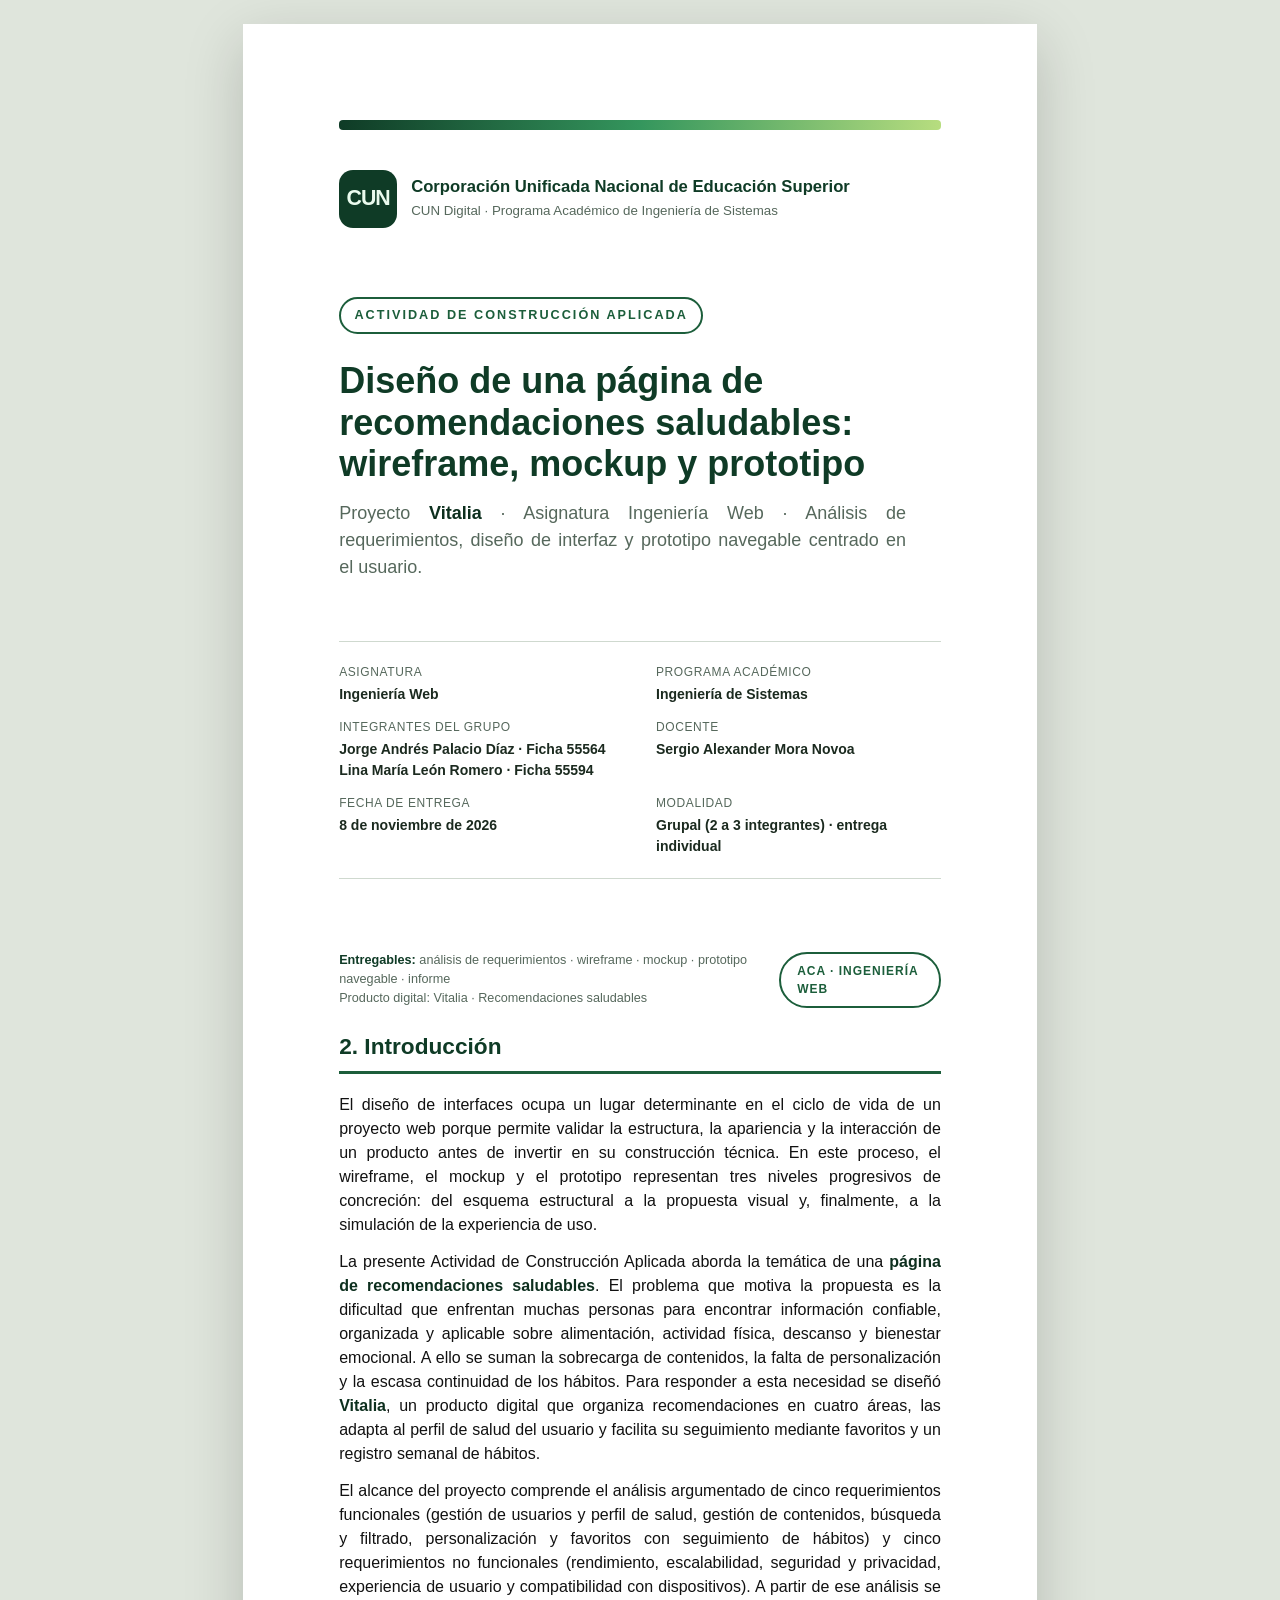
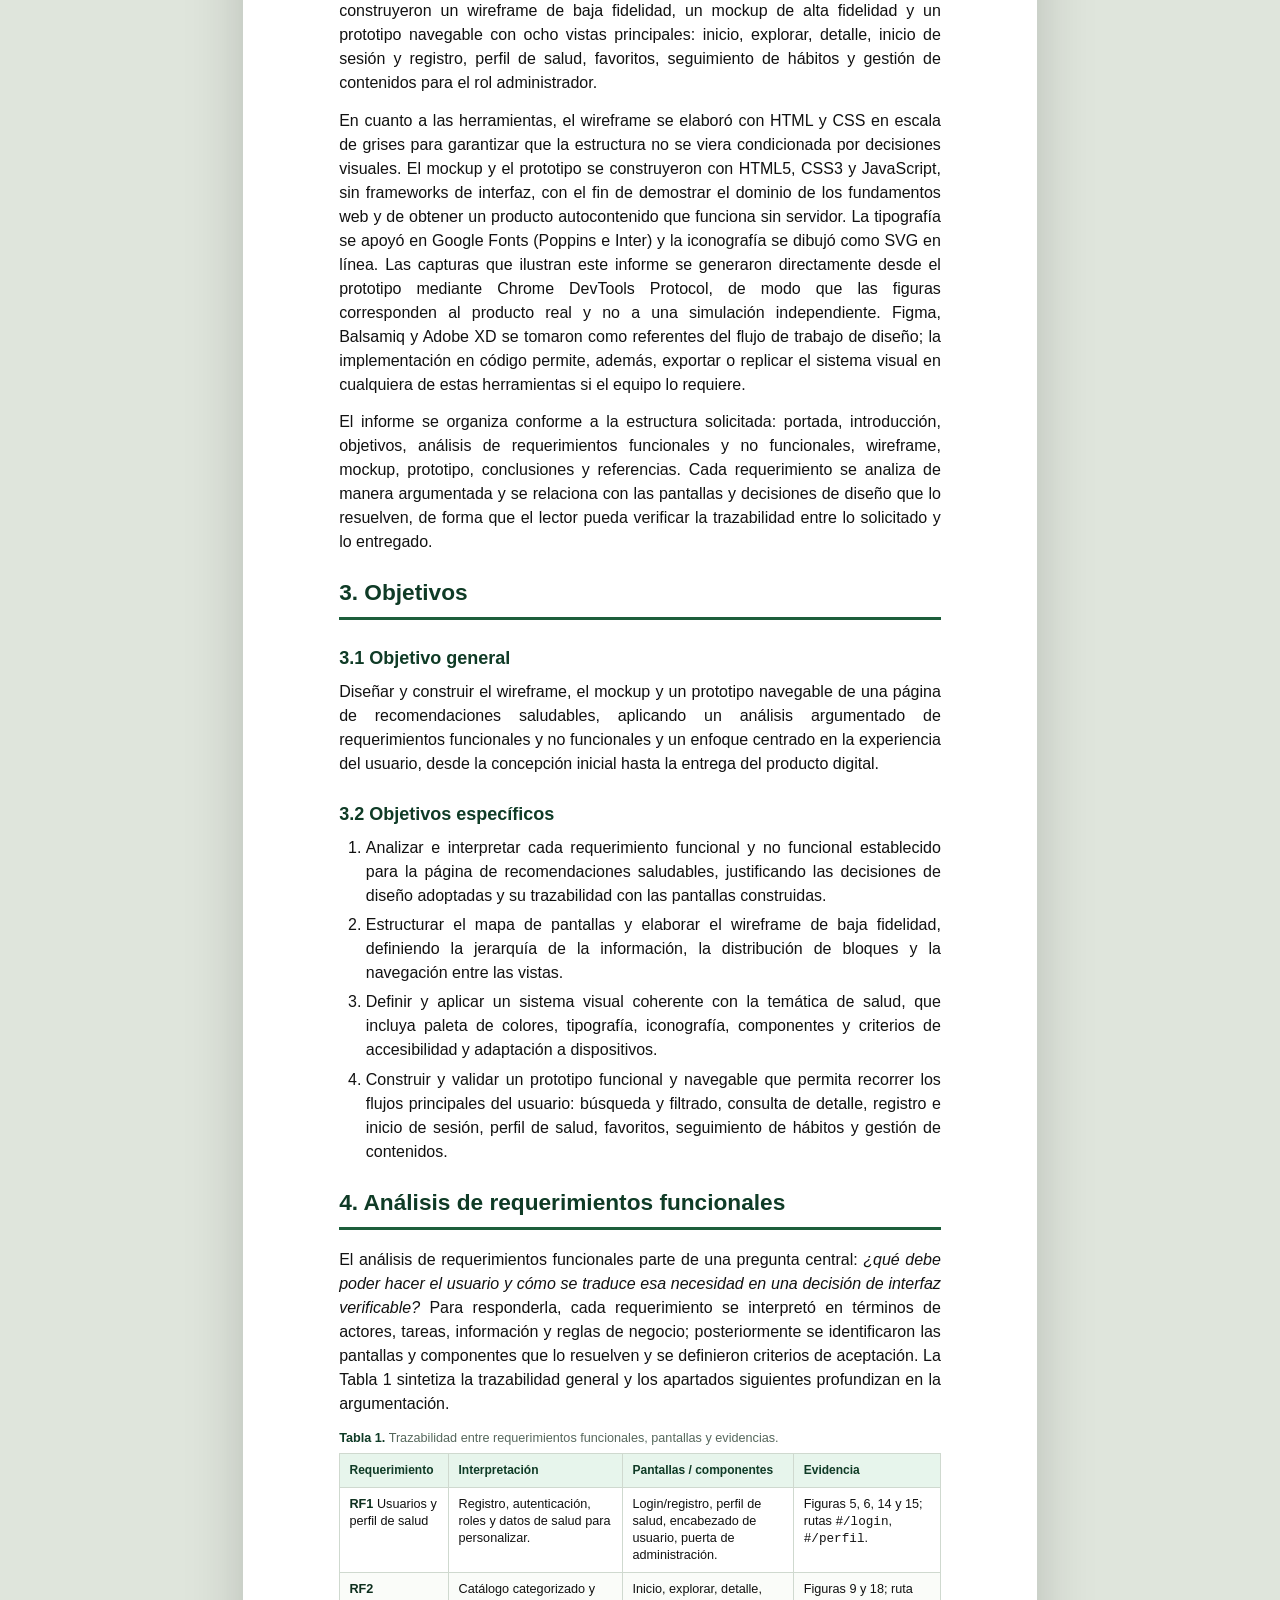
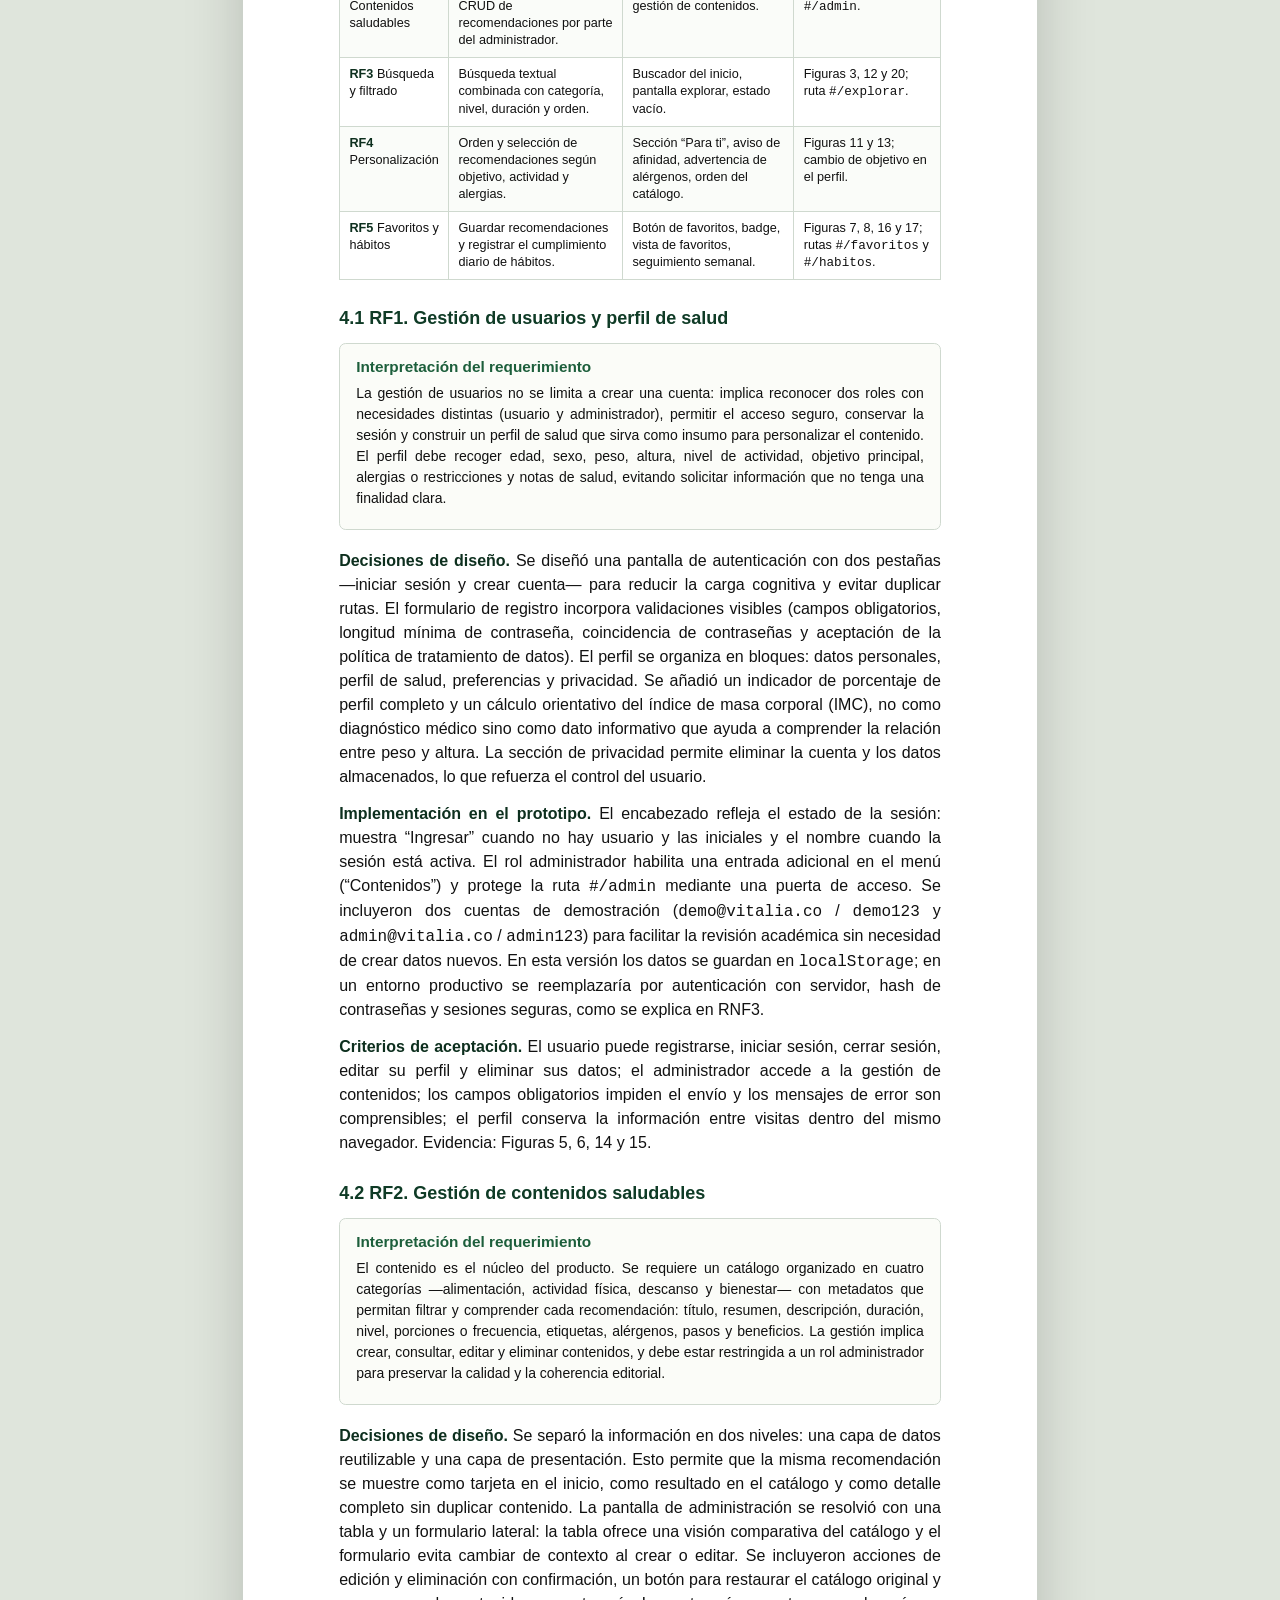
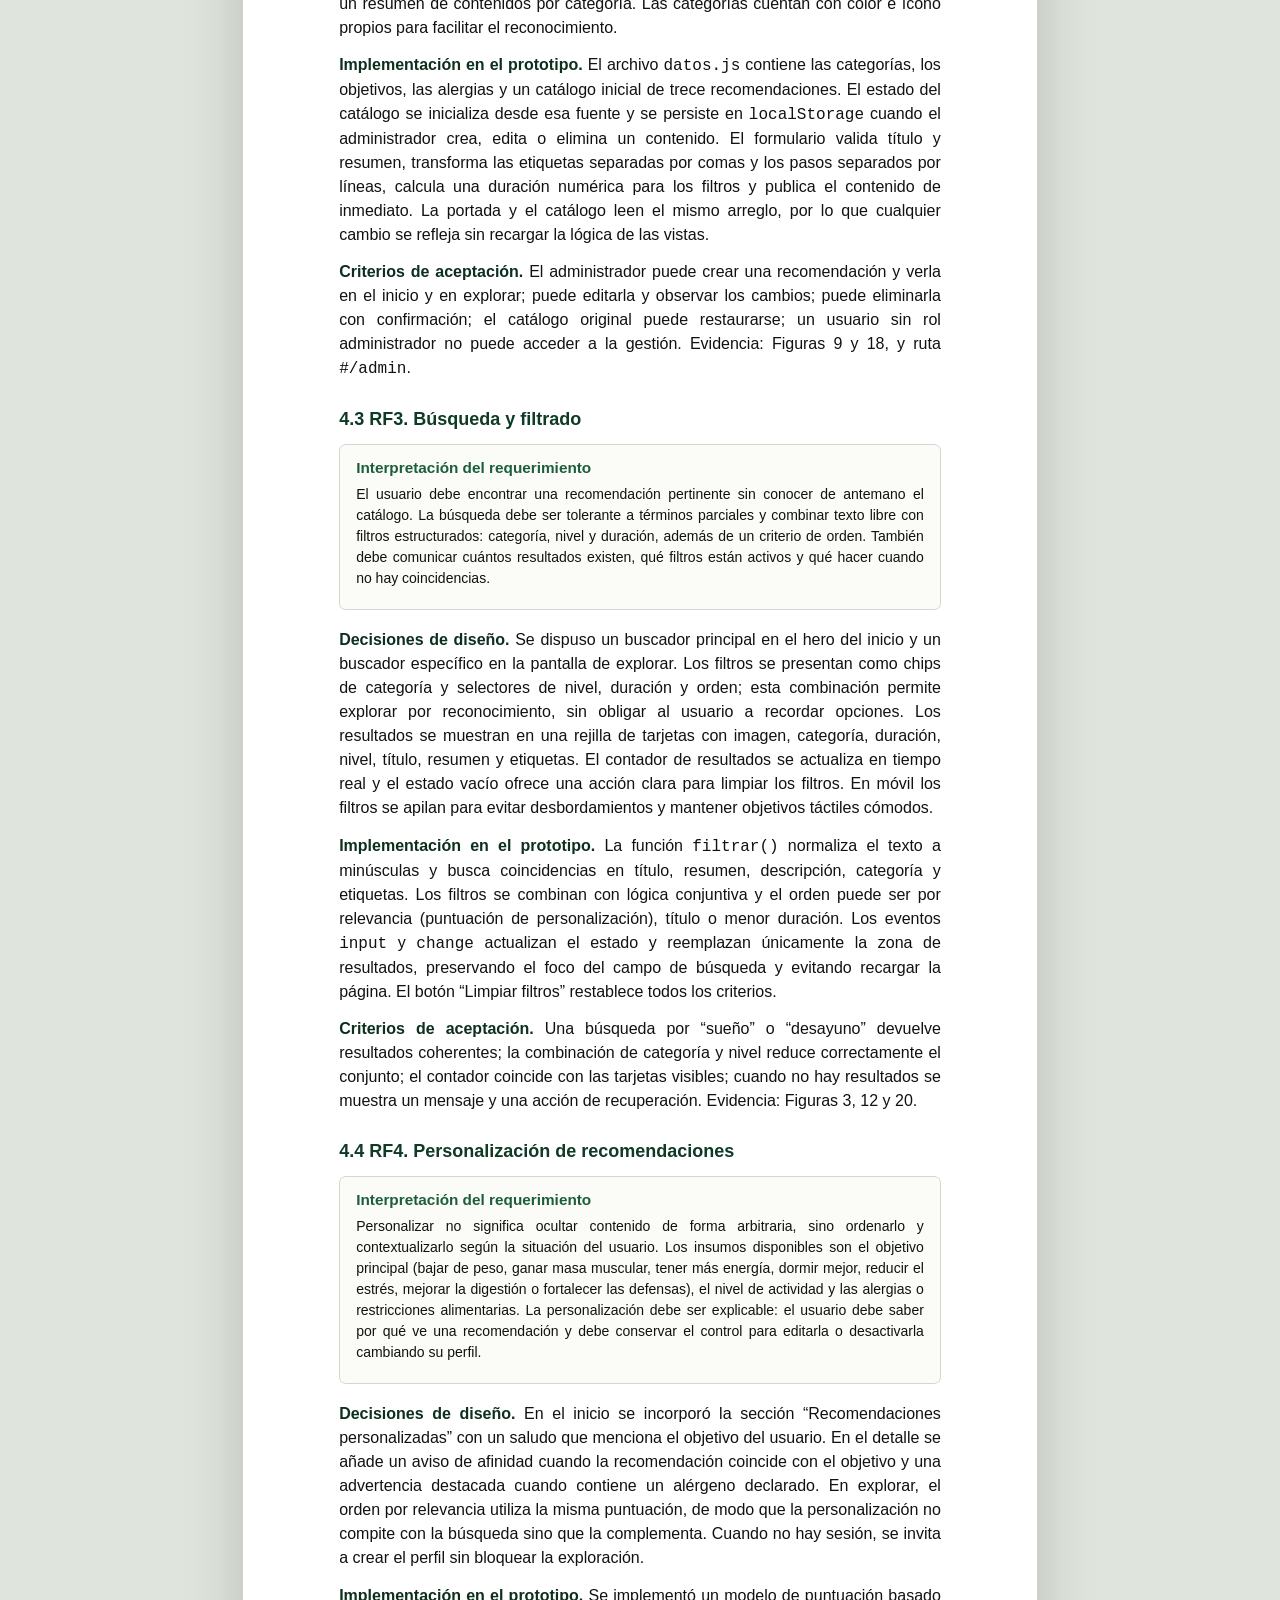
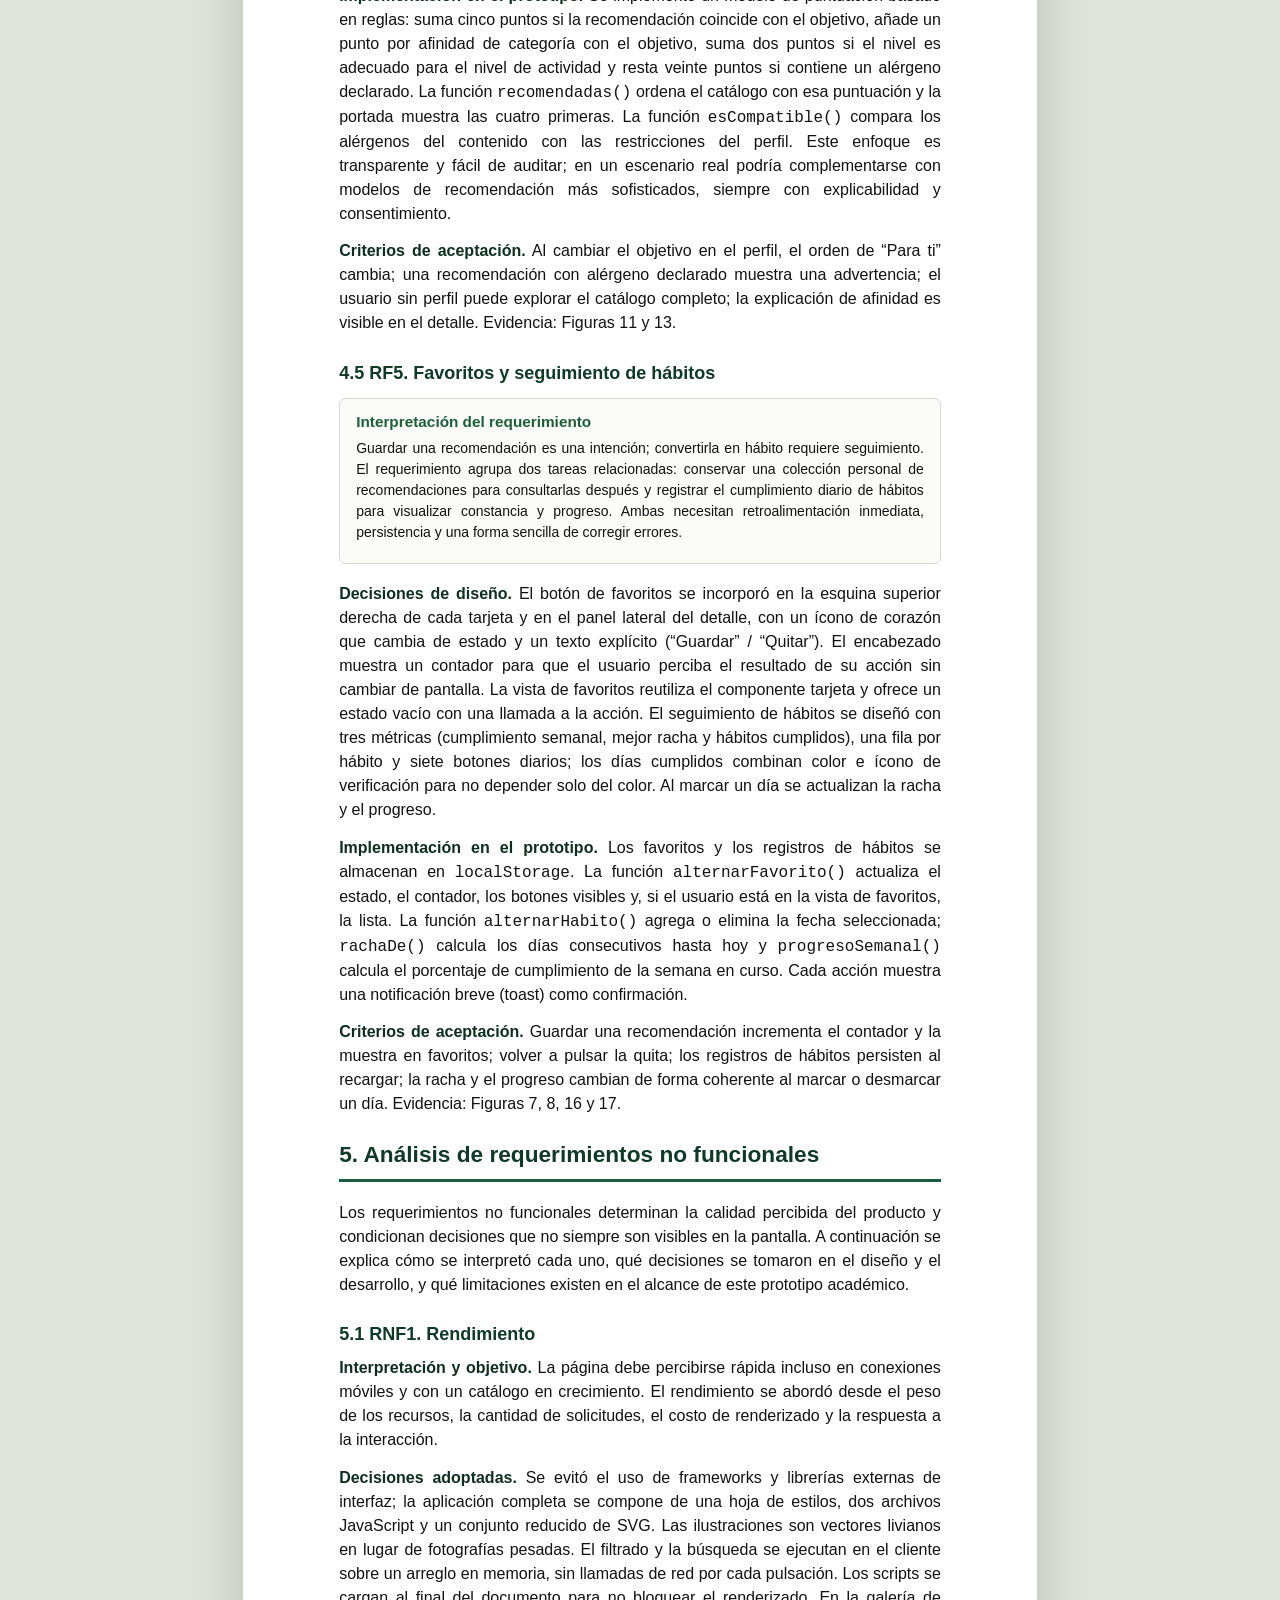
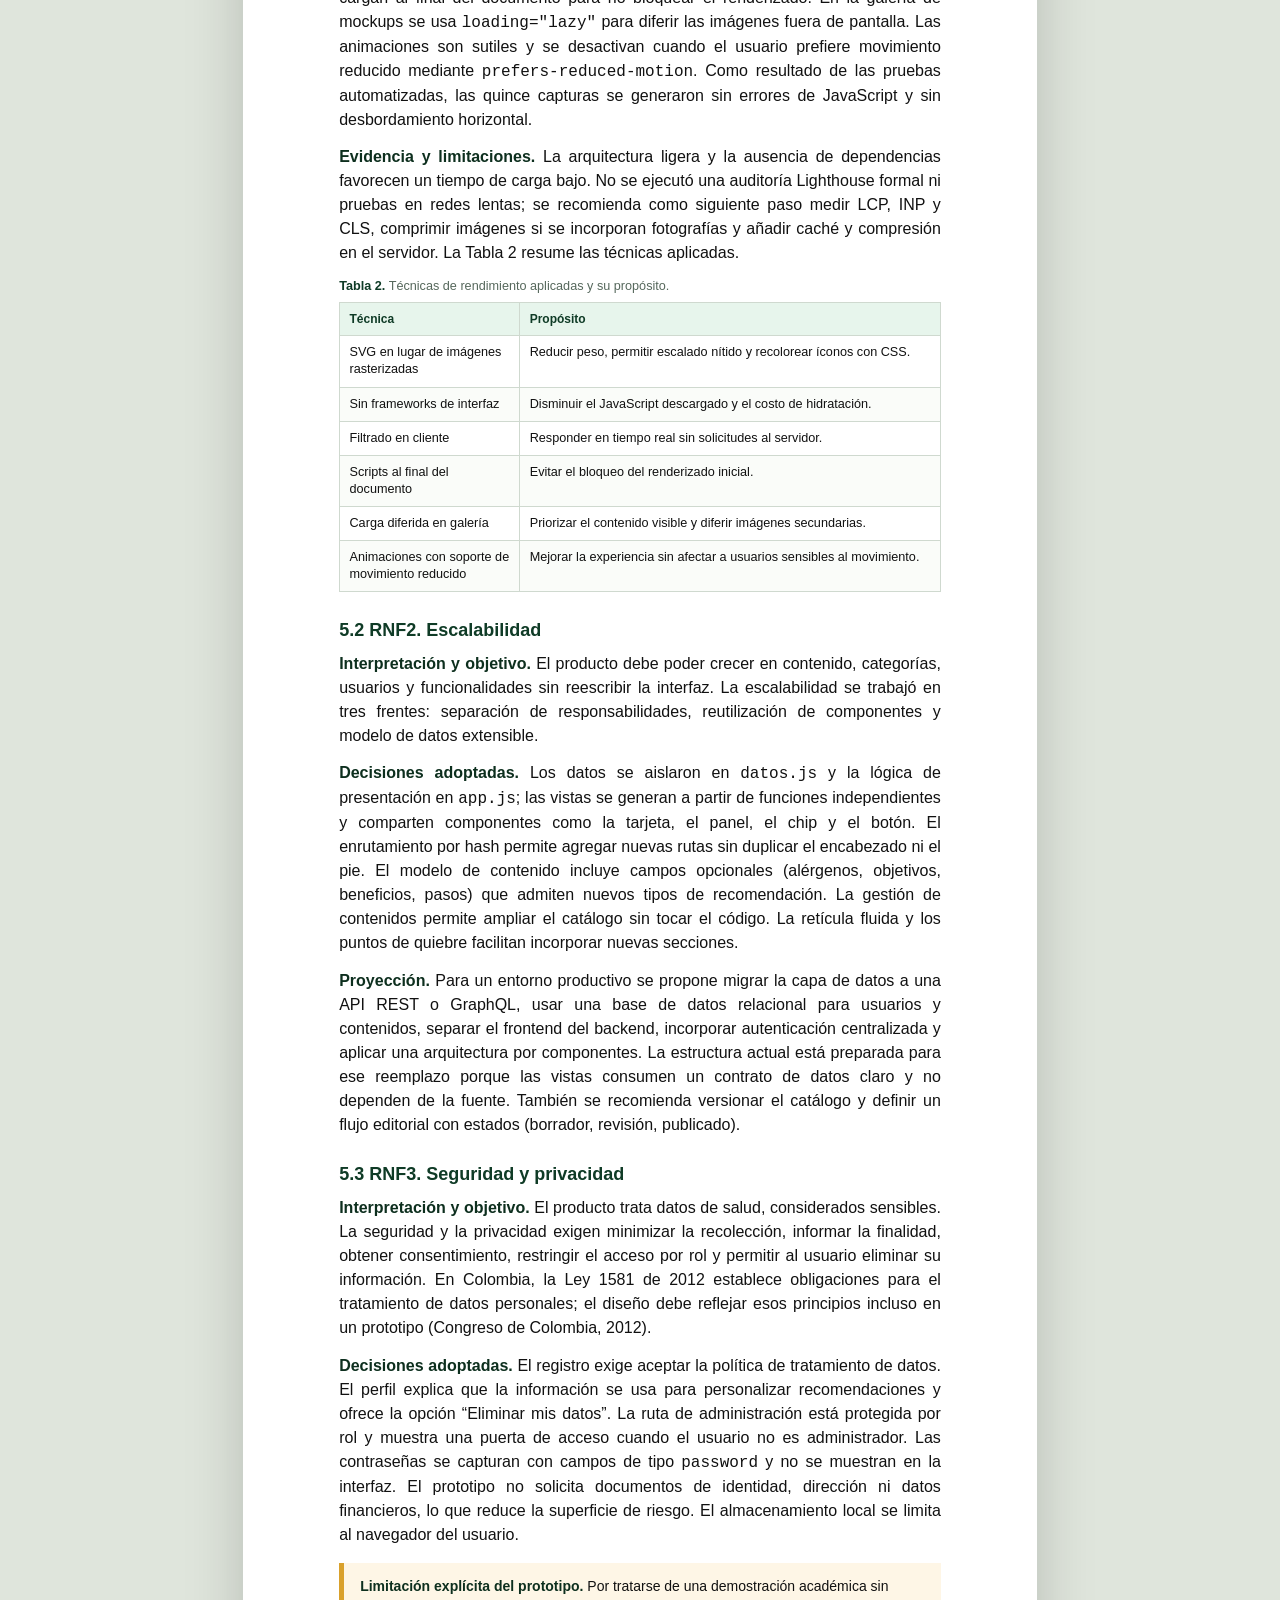
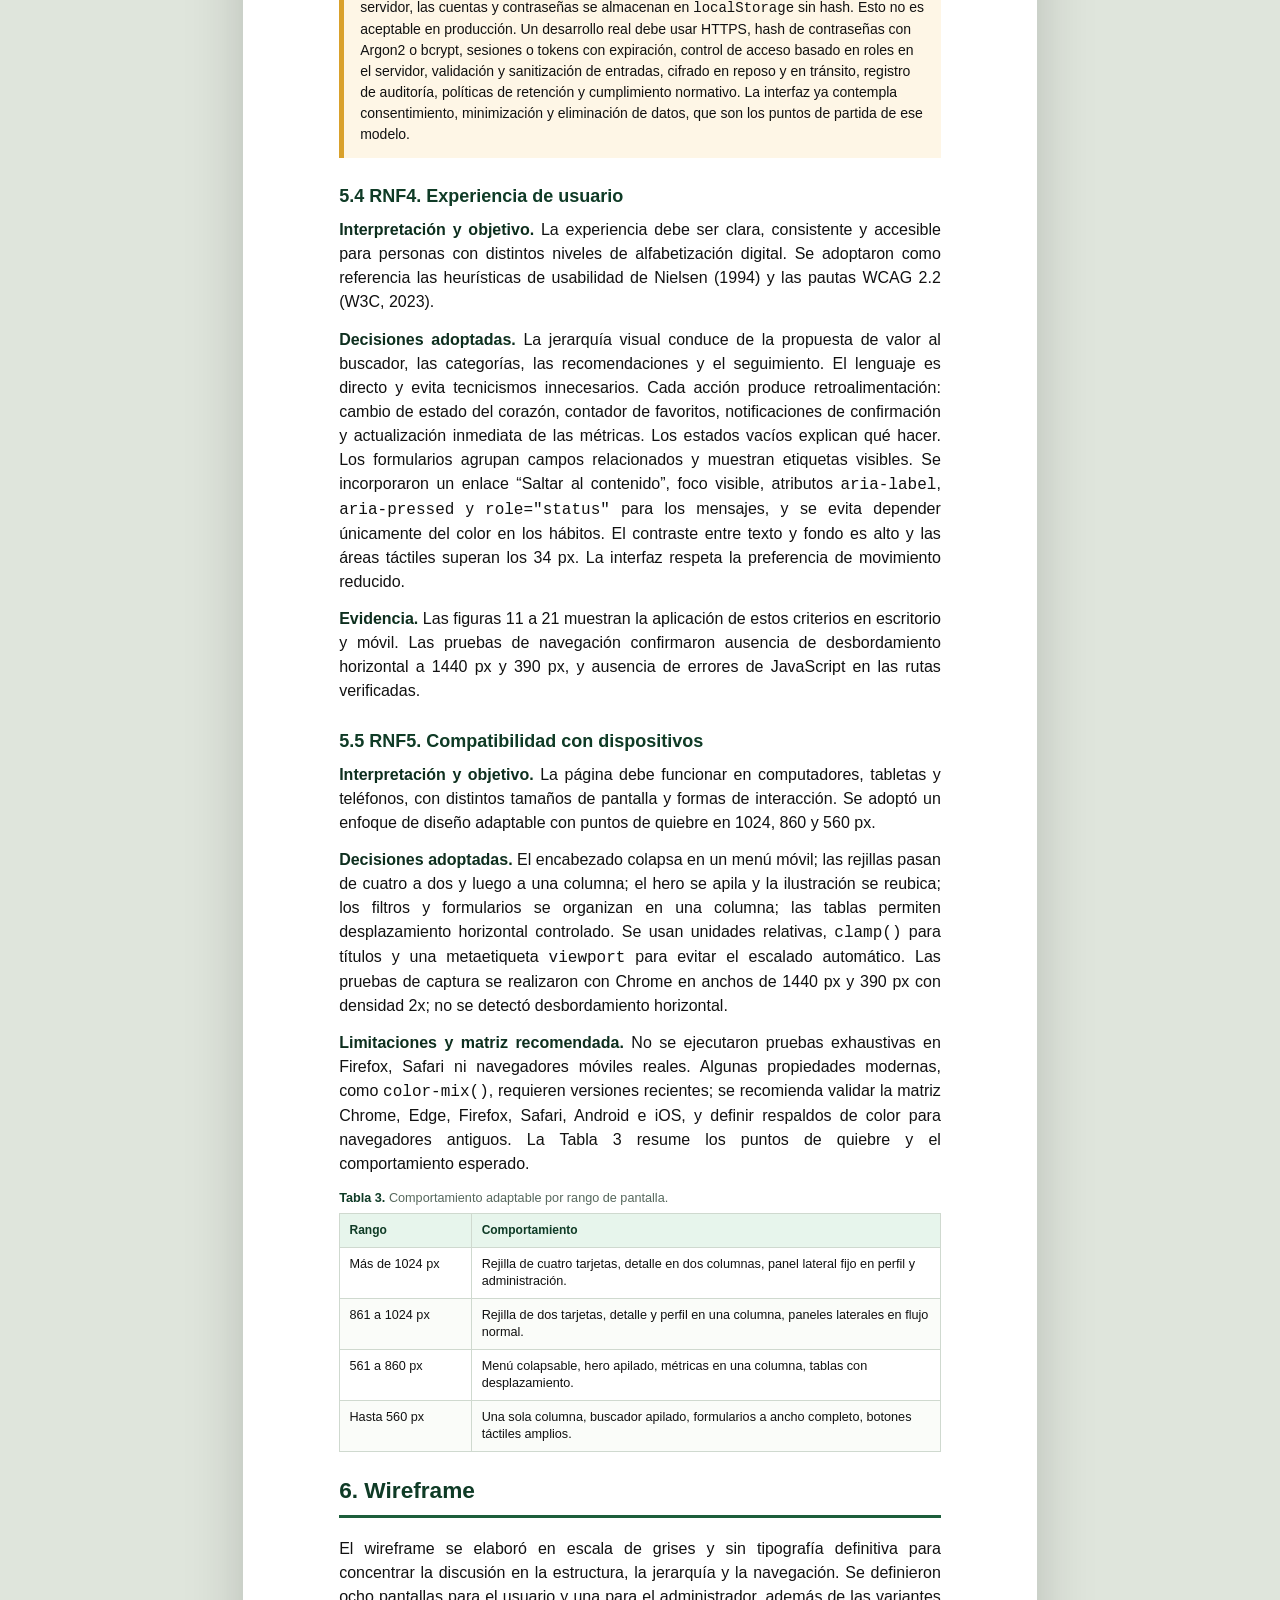
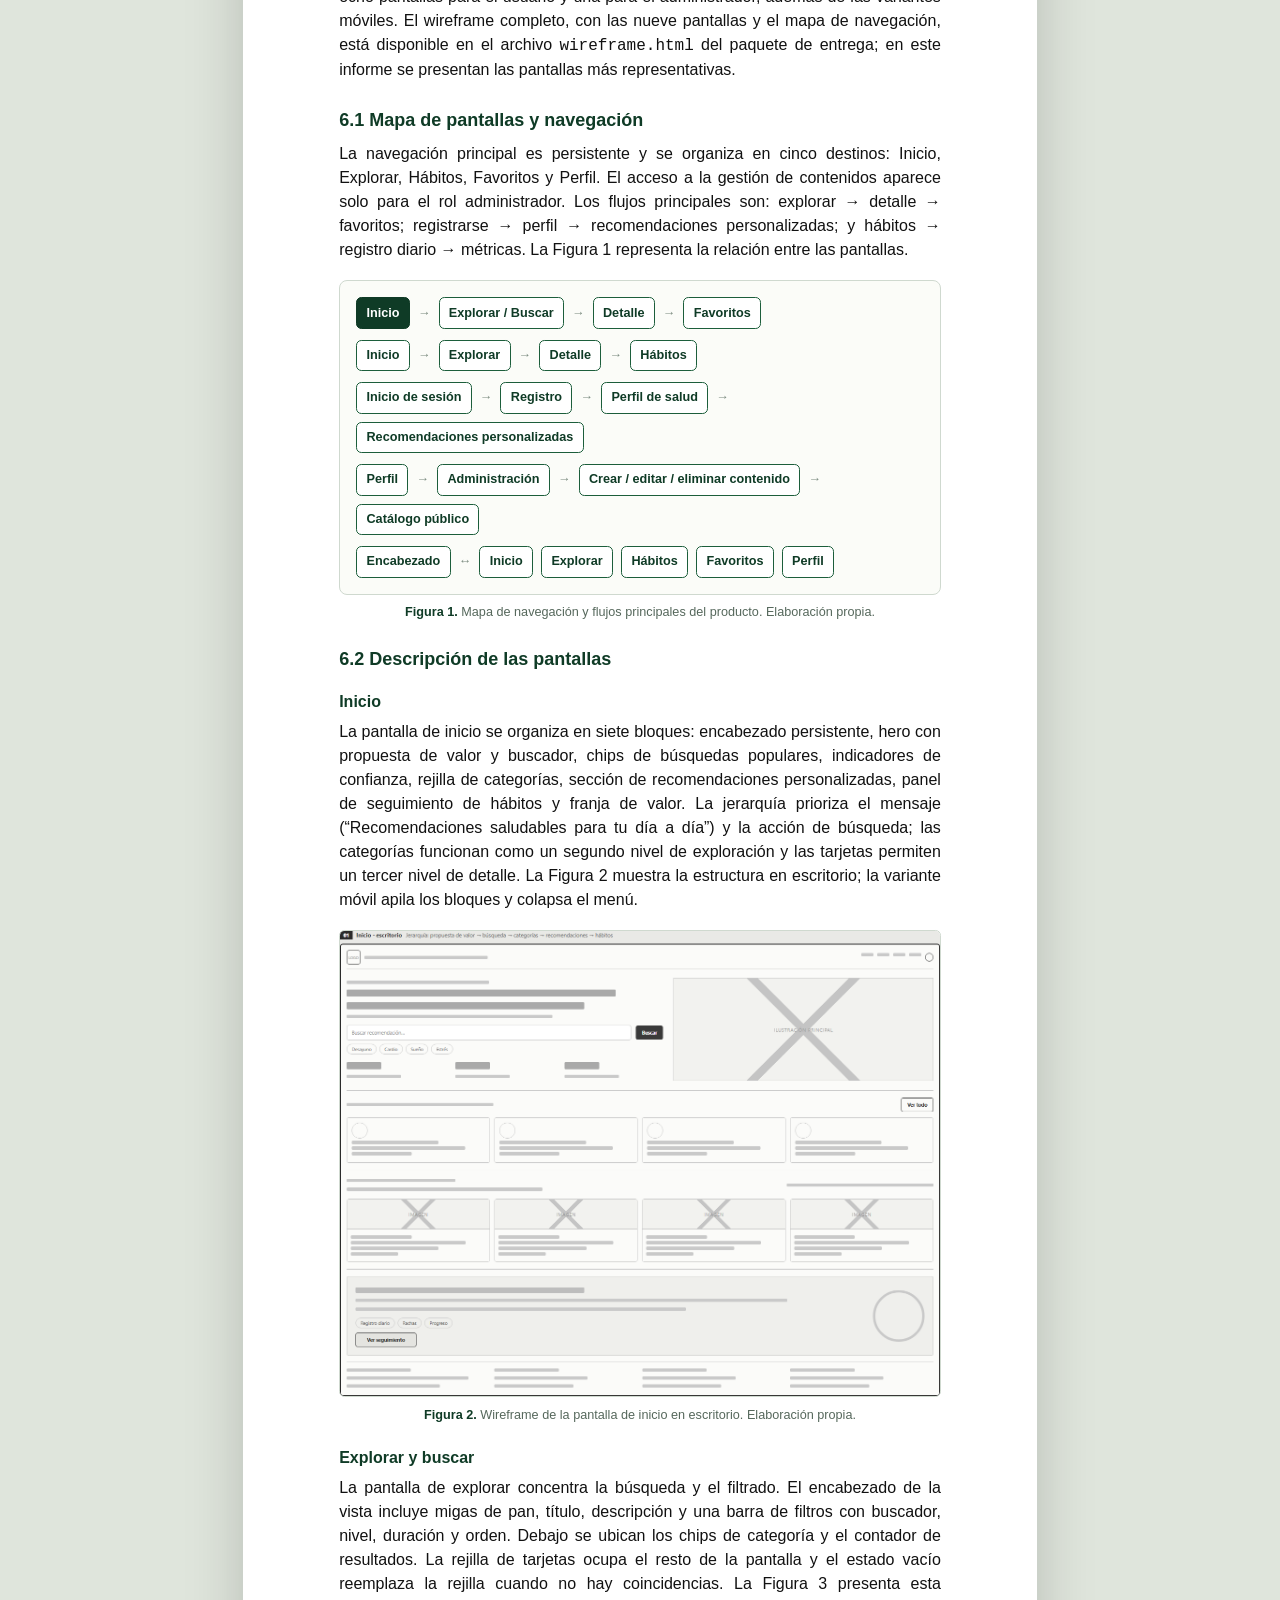
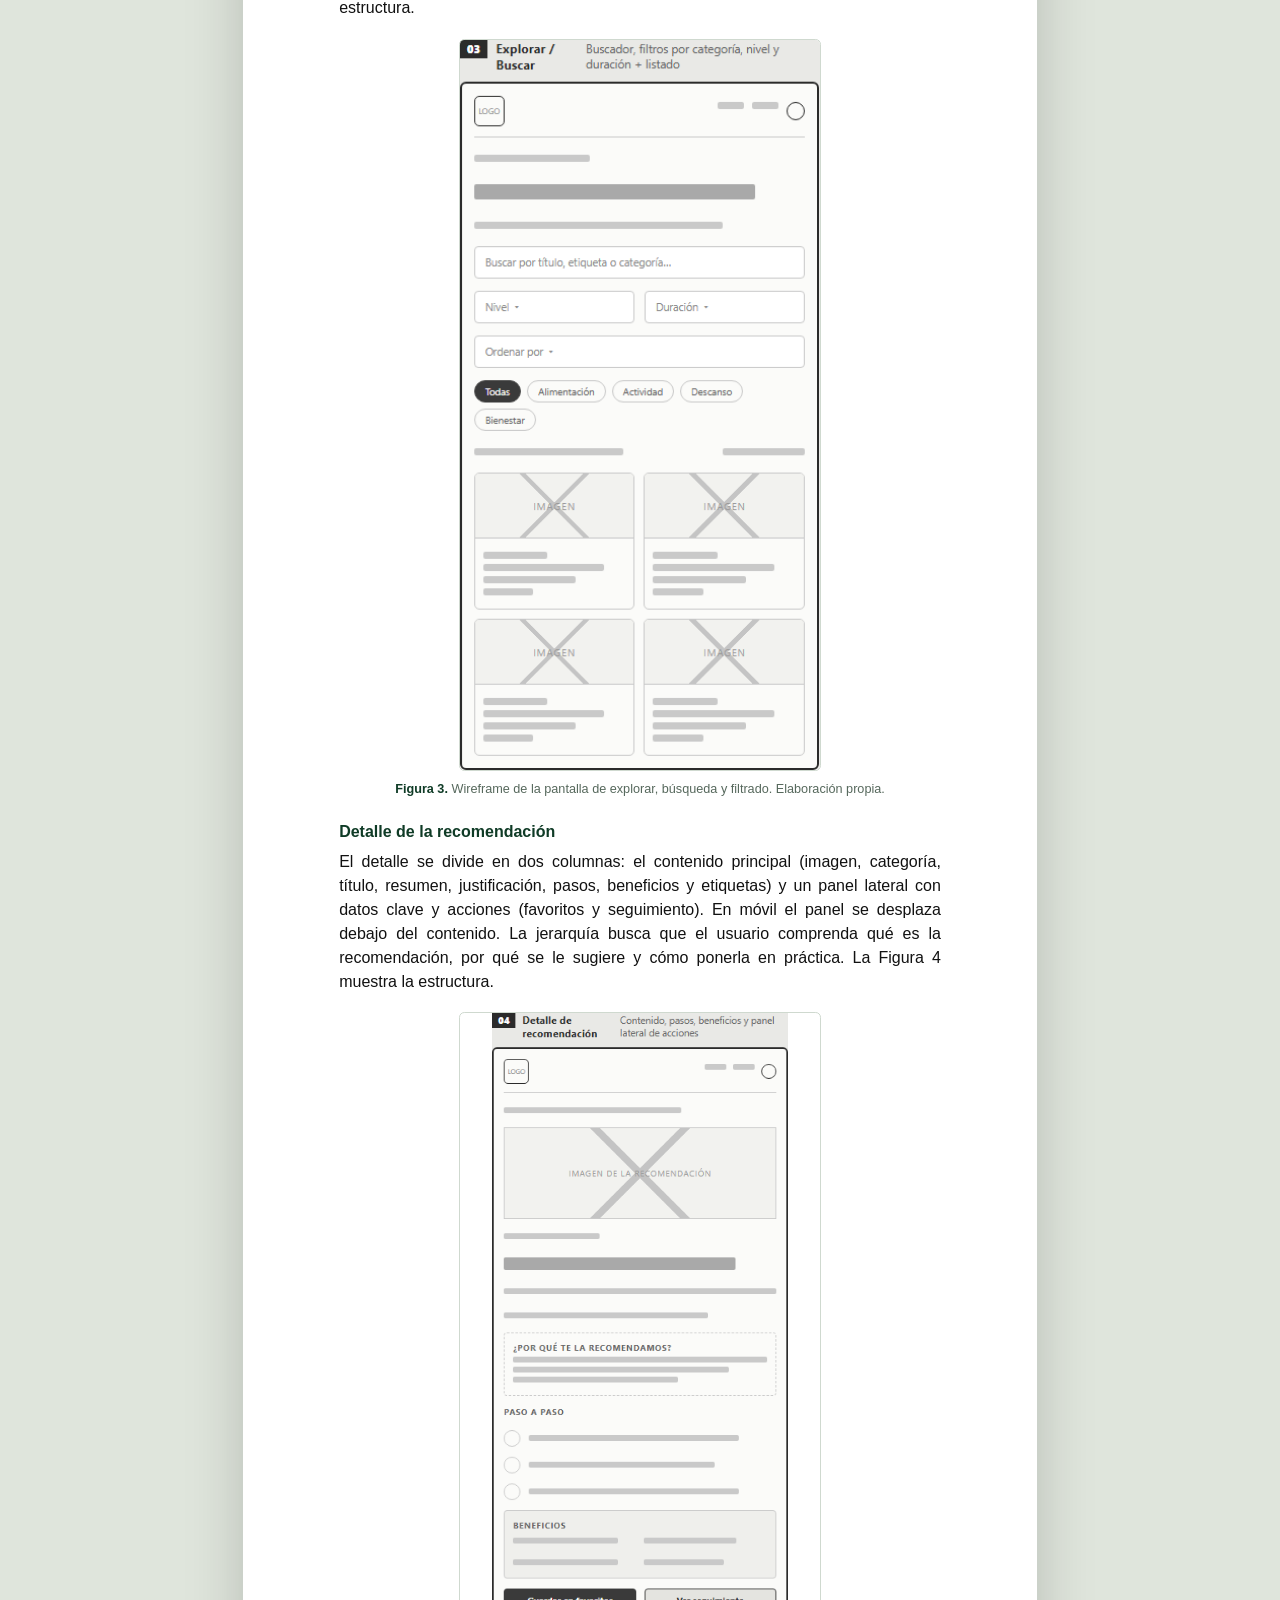
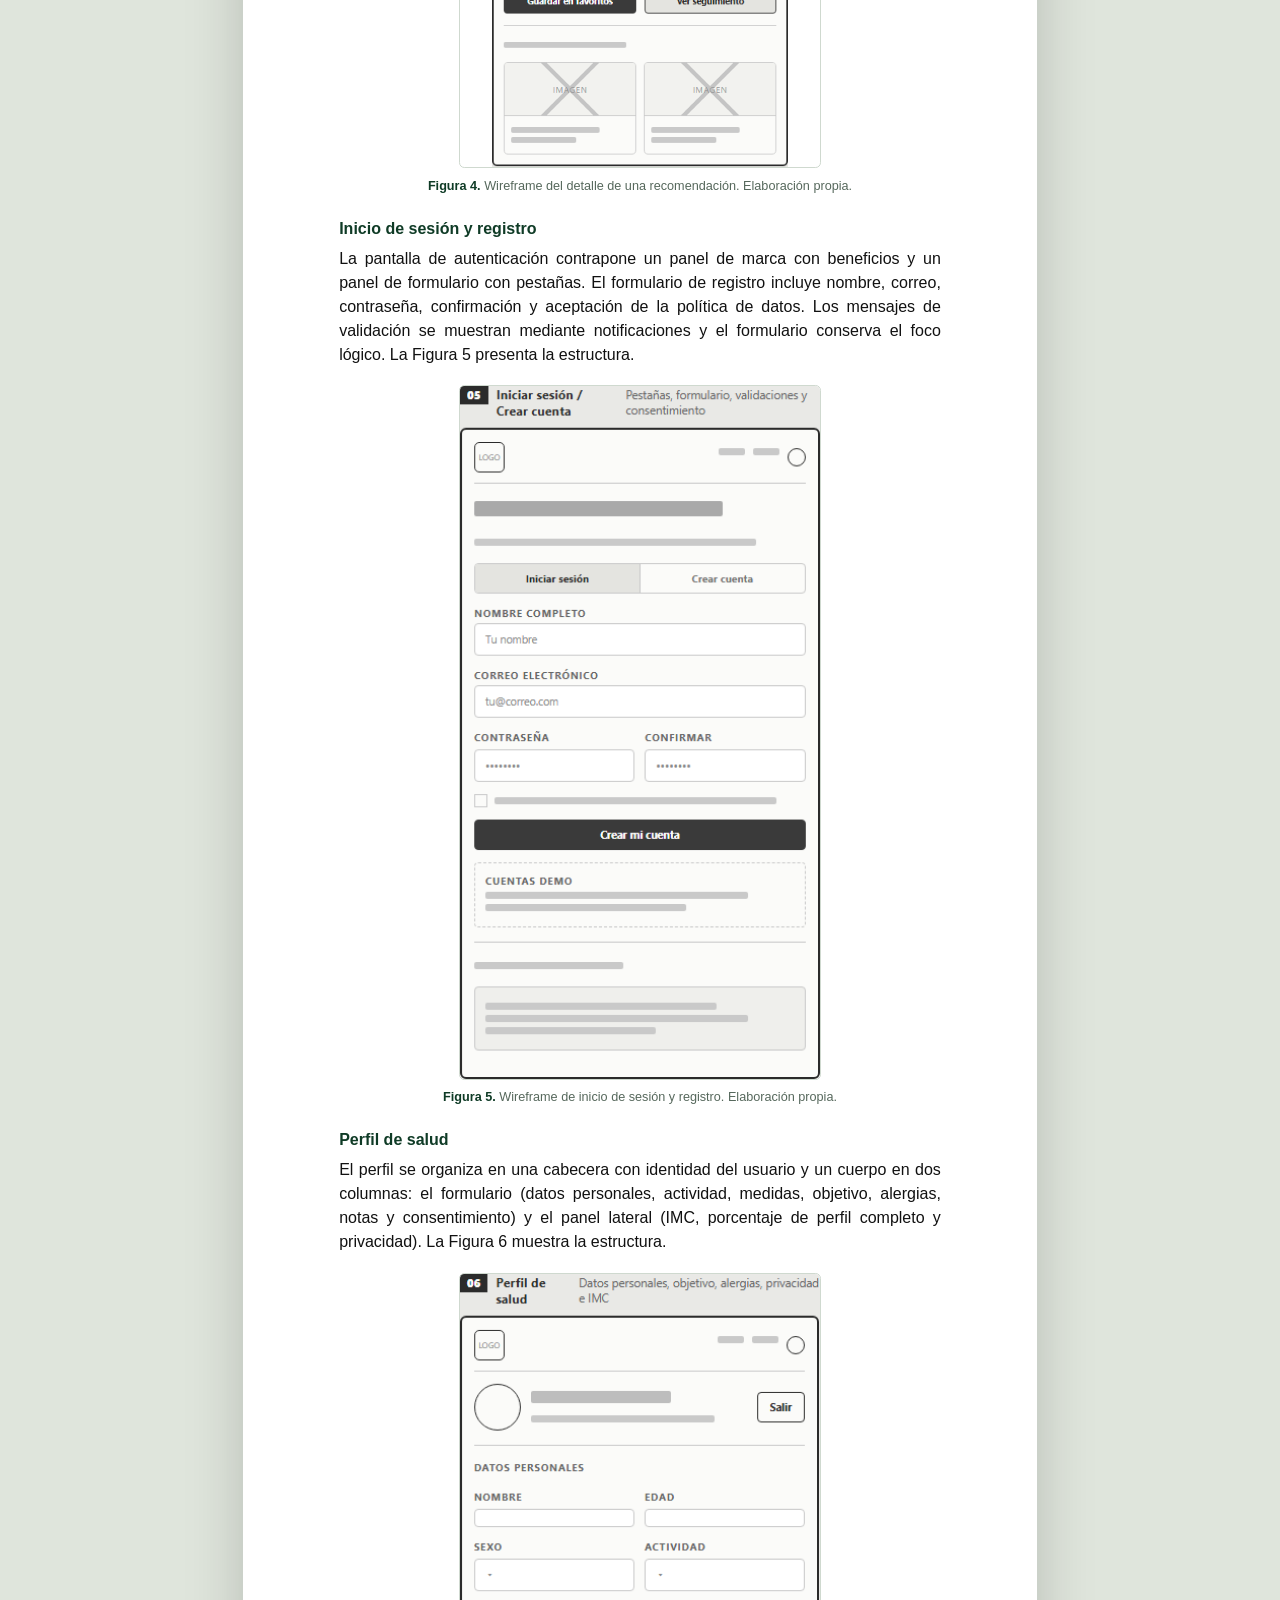
<file: informe/informe.html>
<!DOCTYPE html>
<html lang="es">
<head>
  <meta charset="UTF-8" />
  <meta name="viewport" content="width=device-width, initial-scale=1.0" />
  <title>Informe ACA · Vitalia · Ingeniería Web</title>
  <style>
    :root {
      --verde: #1c5e3b;
      --verde-oscuro: #0f3b26;
      --verde-claro: #e7f5ec;
      --gris: #56685c;
      --borde: #cfd9cf;
      --tinta: #111;
    }
    * { box-sizing: border-box; }
    html { background: #dfe5dc; }
    body {
      margin: 0;
      font-family: Arial, Helvetica, sans-serif;
      font-size: 12pt;
      line-height: 1.5;
      color: var(--tinta);
    }
    .documento {
      width: 21cm;
      margin: 24px auto;
      background: #fff;
      padding: 2.54cm;
      box-shadow: 0 18px 60px rgba(0,0,0,0.18);
    }
    h1, h2, h3, h4 { font-family: Arial, Helvetica, sans-serif; color: var(--verde-oscuro); line-height: 1.25; }
    h1 { font-size: 17pt; margin: 0 0 14pt; padding-bottom: 8pt; border-bottom: 2.5pt solid var(--verde); }
    h2 { font-size: 13.5pt; margin: 20pt 0 8pt; }
    h3 { font-size: 12pt; margin: 16pt 0 6pt; }
    h4 { font-size: 11.5pt; margin: 12pt 0 4pt; }
    p { margin: 0 0 10pt; text-align: justify; }
    ul, ol { margin: 0 0 12pt 20pt; padding: 0; }
    li { margin-bottom: 4pt; text-align: justify; }
    a { color: var(--verde); }
    strong { color: #0d2f1e; }
    .seccion { margin-top: 18pt; }
    .salto { page-break-before: always; break-before: page; }

    /* Portada */
    .portada { min-height: 23.5cm; display: flex; flex-direction: column; page-break-after: always; break-after: page; }
    .portada__franja { height: 10px; background: linear-gradient(90deg, var(--verde-oscuro), #34965d, #b7dd7f); border-radius: 4px; }
    .portada__institucion { display: flex; align-items: center; gap: 14px; margin-top: 30pt; }
    .portada__logo {
      width: 58px; height: 58px; border-radius: 14px; background: var(--verde-oscuro); color: #eafbee;
      display: grid; place-items: center; font-size: 16pt; font-weight: bold; letter-spacing: -1px;
    }
    .portada__institucion strong { display: block; font-size: 12.5pt; color: var(--verde-oscuro); line-height: 1.3; }
    .portada__institucion span { font-size: 10pt; color: var(--gris); }
    .portada__centro { margin-top: 52pt; }
    .portada__etiqueta { display: inline-block; font-size: 9.5pt; letter-spacing: 2px; text-transform: uppercase; color: var(--verde); font-weight: bold; border: 1.5pt solid var(--verde); padding: 5pt 10pt; border-radius: 999px; }
    .portada h1 { font-size: 27pt; line-height: 1.15; border: none; margin: 20pt 0 12pt; padding: 0; color: var(--verde-oscuro); }
    .portada__subtitulo { font-size: 13.5pt; color: var(--gris); max-width: 15cm; margin-bottom: 34pt; }
    .portada__datos { border-top: 1pt solid var(--borde); border-bottom: 1pt solid var(--borde); padding: 16pt 0; display: grid; grid-template-columns: 1fr 1fr; gap: 10pt 24pt; font-size: 10.5pt; }
    .portada__datos dt { color: var(--gris); font-size: 9pt; text-transform: uppercase; letter-spacing: 0.6px; margin-bottom: 2pt; }
    .portada__datos dd { margin: 0; font-weight: bold; color: #1b2a1f; }
    .portada__pie { margin-top: auto; display: flex; justify-content: space-between; align-items: flex-end; gap: 20px; font-size: 9.5pt; color: var(--gris); padding-top: 18pt; }
    .portada__pie strong { color: var(--verde-oscuro); }
    .portada__sello { border: 1.5pt solid var(--verde); color: var(--verde); border-radius: 999px; padding: 6pt 12pt; font-weight: bold; font-size: 9pt; letter-spacing: 1px; text-transform: uppercase; }

    /* Figuras y tablas */
    figure { margin: 14pt 0 18pt; page-break-inside: avoid; break-inside: avoid; text-align: center; }
    figure img { display: block; width: 100%; height: auto; max-height: 20cm; object-fit: contain; border: 1pt solid var(--borde); border-radius: 4pt; background: #fff; }
    figure img.movil { max-width: 7.4cm; max-height: 19cm; margin: 0 auto; }
    figure img.wf-movil { max-width: 9.6cm; max-height: 20cm; margin: 0 auto; }
    figcaption { font-size: 9.5pt; color: var(--gris); margin-top: 7pt; line-height: 1.35; text-align: center; }
    figcaption strong { color: var(--verde-oscuro); }
    table { width: 100%; border-collapse: collapse; margin: 8pt 0 16pt; font-size: 9.5pt; line-height: 1.35; page-break-inside: avoid; break-inside: avoid; }
    caption { caption-side: top; text-align: left; font-size: 9.5pt; color: var(--gris); margin-bottom: 5pt; }
    caption strong { color: var(--verde-oscuro); }
    th { background: var(--verde-claro); color: var(--verde-oscuro); text-align: left; padding: 6pt 7pt; border: 0.75pt solid var(--borde); font-size: 9pt; }
    td { padding: 6pt 7pt; border: 0.75pt solid var(--borde); vertical-align: top; }
    tr:nth-child(even) td { background: #fafcf9; }

    .destacado { background: var(--verde-claro); border-left: 4pt solid var(--verde); padding: 10pt 12pt; margin: 12pt 0; font-size: 10.5pt; page-break-inside: avoid; }
    .nota { background: #fef6e6; border-left: 4pt solid #d9a12c; padding: 10pt 12pt; margin: 12pt 0; font-size: 10.5pt; page-break-inside: avoid; }
    .ficha { border: 0.75pt solid var(--borde); border-radius: 5pt; padding: 10pt 12pt; margin: 10pt 0 14pt; background: #fbfcf8; page-break-inside: avoid; }
    .ficha h4 { margin: 0 0 5pt; color: var(--verde); }
    .ficha p { margin: 0 0 5pt; font-size: 10.5pt; }
    .etiqueta-rf { display: inline-block; background: var(--verde-oscuro); color: #fff; font-size: 8.5pt; padding: 2pt 7pt; border-radius: 999px; letter-spacing: 0.5px; vertical-align: middle; margin-right: 6px; }
    .refs p { padding-left: 1.27cm; text-indent: -1.27cm; margin-bottom: 8pt; text-align: left; }
    .mapa { border: 1pt solid var(--borde); border-radius: 6pt; padding: 12pt; background: #fbfcf8; page-break-inside: avoid; }
    .mapa__fila { display: flex; gap: 6pt; align-items: center; flex-wrap: wrap; margin-bottom: 8pt; font-size: 9.5pt; }
    .mapa__nodo { border: 1pt solid var(--verde); color: var(--verde-oscuro); background: #fff; border-radius: 4pt; padding: 4pt 7pt; font-weight: bold; }
    .mapa__nodo--fuerte { background: var(--verde-oscuro); color: #fff; border-color: var(--verde-oscuro); }
    .mapa__flecha { color: #7c8c80; font-weight: bold; }
    .enlace-caja { border: 1.5pt dashed var(--verde); border-radius: 6pt; padding: 12pt 14pt; background: #f4fbf6; page-break-inside: avoid; }
    .enlace-caja p { margin-bottom: 5pt; }
    .pie-doc { margin-top: 26pt; border-top: 1pt solid var(--borde); padding-top: 8pt; font-size: 8.5pt; color: var(--gris); text-align: center; }

    @page { size: A4; margin: 2.54cm; }
    @media print {
      html, body { background: #fff; }
      .documento { width: auto; margin: 0; padding: 0; box-shadow: none; }
      a { color: var(--tinta); text-decoration: none; }
      .salto { page-break-before: always; }
      figure, table, .ficha, .destacado, .nota, .enlace-caja { page-break-inside: avoid; }
      h1, h2, h3 { page-break-after: avoid; }
    }
  </style>
</head>
<body>
<div class="documento">

  <!-- ===================== 1. PORTADA ===================== -->
  <section class="portada">
    <div class="portada__franja"></div>
    <div class="portada__institucion">
      <div class="portada__logo">CUN</div>
      <div>
        <strong>Corporación Unificada Nacional de Educación Superior</strong>
        <span>CUN Digital · Programa Académico de Ingeniería de Sistemas</span>
      </div>
    </div>

    <div class="portada__centro">
      <span class="portada__etiqueta">Actividad de Construcción Aplicada</span>
      <h1>Diseño de una página de recomendaciones saludables: wireframe, mockup y prototipo</h1>
      <p class="portada__subtitulo">Proyecto <strong>Vitalia</strong> · Asignatura Ingeniería Web · Análisis de requerimientos, diseño de interfaz y prototipo navegable centrado en el usuario.</p>
    </div>

    <dl class="portada__datos">
      <div><dt>Asignatura</dt><dd>Ingeniería Web</dd></div>
      <div><dt>Programa académico</dt><dd>Ingeniería de Sistemas</dd></div>
      <div><dt>Integrantes del grupo</dt><dd>Jorge Andrés Palacio Díaz · Ficha 55564<br />Lina María León Romero · Ficha 55594</dd></div>
      <div><dt>Docente</dt><dd>Sergio Alexander Mora Novoa</dd></div>
      <div><dt>Fecha de entrega</dt><dd>8 de noviembre de 2026</dd></div>
      <div><dt>Modalidad</dt><dd>Grupal (2 a 3 integrantes) · entrega individual</dd></div>
    </dl>

    <div class="portada__pie">
      <div>
        <strong>Entregables:</strong> análisis de requerimientos · wireframe · mockup · prototipo navegable · informe<br />
        <span>Producto digital: Vitalia · Recomendaciones saludables</span>
      </div>
      <span class="portada__sello">ACA · Ingeniería Web</span>
    </div>
  </section>

  <!-- ===================== 2. INTRODUCCIÓN ===================== -->
  <section class="seccion">
    <h1>2. Introducción</h1>
    <p>El diseño de interfaces ocupa un lugar determinante en el ciclo de vida de un proyecto web porque permite validar la estructura, la apariencia y la interacción de un producto antes de invertir en su construcción técnica. En este proceso, el wireframe, el mockup y el prototipo representan tres niveles progresivos de concreción: del esquema estructural a la propuesta visual y, finalmente, a la simulación de la experiencia de uso.</p>
    <p>La presente Actividad de Construcción Aplicada aborda la temática de una <strong>página de recomendaciones saludables</strong>. El problema que motiva la propuesta es la dificultad que enfrentan muchas personas para encontrar información confiable, organizada y aplicable sobre alimentación, actividad física, descanso y bienestar emocional. A ello se suman la sobrecarga de contenidos, la falta de personalización y la escasa continuidad de los hábitos. Para responder a esta necesidad se diseñó <strong>Vitalia</strong>, un producto digital que organiza recomendaciones en cuatro áreas, las adapta al perfil de salud del usuario y facilita su seguimiento mediante favoritos y un registro semanal de hábitos.</p>
    <p>El alcance del proyecto comprende el análisis argumentado de cinco requerimientos funcionales (gestión de usuarios y perfil de salud, gestión de contenidos, búsqueda y filtrado, personalización y favoritos con seguimiento de hábitos) y cinco requerimientos no funcionales (rendimiento, escalabilidad, seguridad y privacidad, experiencia de usuario y compatibilidad con dispositivos). A partir de ese análisis se construyeron un wireframe de baja fidelidad, un mockup de alta fidelidad y un prototipo navegable con ocho vistas principales: inicio, explorar, detalle, inicio de sesión y registro, perfil de salud, favoritos, seguimiento de hábitos y gestión de contenidos para el rol administrador.</p>
    <p>En cuanto a las herramientas, el wireframe se elaboró con HTML y CSS en escala de grises para garantizar que la estructura no se viera condicionada por decisiones visuales. El mockup y el prototipo se construyeron con HTML5, CSS3 y JavaScript, sin frameworks de interfaz, con el fin de demostrar el dominio de los fundamentos web y de obtener un producto autocontenido que funciona sin servidor. La tipografía se apoyó en Google Fonts (Poppins e Inter) y la iconografía se dibujó como SVG en línea. Las capturas que ilustran este informe se generaron directamente desde el prototipo mediante Chrome DevTools Protocol, de modo que las figuras corresponden al producto real y no a una simulación independiente. Figma, Balsamiq y Adobe XD se tomaron como referentes del flujo de trabajo de diseño; la implementación en código permite, además, exportar o replicar el sistema visual en cualquiera de estas herramientas si el equipo lo requiere.</p>
    <p>El informe se organiza conforme a la estructura solicitada: portada, introducción, objetivos, análisis de requerimientos funcionales y no funcionales, wireframe, mockup, prototipo, conclusiones y referencias. Cada requerimiento se analiza de manera argumentada y se relaciona con las pantallas y decisiones de diseño que lo resuelven, de forma que el lector pueda verificar la trazabilidad entre lo solicitado y lo entregado.</p>
  </section>

  <!-- ===================== 3. OBJETIVOS ===================== -->
  <section class="seccion salto">
    <h1>3. Objetivos</h1>
    <h2>3.1 Objetivo general</h2>
    <p>Diseñar y construir el wireframe, el mockup y un prototipo navegable de una página de recomendaciones saludables, aplicando un análisis argumentado de requerimientos funcionales y no funcionales y un enfoque centrado en la experiencia del usuario, desde la concepción inicial hasta la entrega del producto digital.</p>

    <h2>3.2 Objetivos específicos</h2>
    <ol>
      <li>Analizar e interpretar cada requerimiento funcional y no funcional establecido para la página de recomendaciones saludables, justificando las decisiones de diseño adoptadas y su trazabilidad con las pantallas construidas.</li>
      <li>Estructurar el mapa de pantallas y elaborar el wireframe de baja fidelidad, definiendo la jerarquía de la información, la distribución de bloques y la navegación entre las vistas.</li>
      <li>Definir y aplicar un sistema visual coherente con la temática de salud, que incluya paleta de colores, tipografía, iconografía, componentes y criterios de accesibilidad y adaptación a dispositivos.</li>
      <li>Construir y validar un prototipo funcional y navegable que permita recorrer los flujos principales del usuario: búsqueda y filtrado, consulta de detalle, registro e inicio de sesión, perfil de salud, favoritos, seguimiento de hábitos y gestión de contenidos.</li>
    </ol>
  </section>

  <!-- ===================== 4. RF ===================== -->
  <section class="seccion salto">
    <h1>4. Análisis de requerimientos funcionales</h1>
    <p>El análisis de requerimientos funcionales parte de una pregunta central: <em>¿qué debe poder hacer el usuario y cómo se traduce esa necesidad en una decisión de interfaz verificable?</em> Para responderla, cada requerimiento se interpretó en términos de actores, tareas, información y reglas de negocio; posteriormente se identificaron las pantallas y componentes que lo resuelven y se definieron criterios de aceptación. La Tabla 1 sintetiza la trazabilidad general y los apartados siguientes profundizan en la argumentación.</p>

    <table>
      <caption><strong>Tabla 1.</strong> Trazabilidad entre requerimientos funcionales, pantallas y evidencias.</caption>
      <thead><tr><th style="width:12%">Requerimiento</th><th style="width:31%">Interpretación</th><th style="width:31%">Pantallas / componentes</th><th style="width:26%">Evidencia</th></tr></thead>
      <tbody>
        <tr><td><strong>RF1</strong> Usuarios y perfil de salud</td><td>Registro, autenticación, roles y datos de salud para personalizar.</td><td>Login/registro, perfil de salud, encabezado de usuario, puerta de administración.</td><td>Figuras 5, 6, 14 y 15; rutas <code>#/login</code>, <code>#/perfil</code>.</td></tr>
        <tr><td><strong>RF2</strong> Contenidos saludables</td><td>Catálogo categorizado y CRUD de recomendaciones por parte del administrador.</td><td>Inicio, explorar, detalle, gestión de contenidos.</td><td>Figuras 9 y 18; ruta <code>#/admin</code>.</td></tr>
        <tr><td><strong>RF3</strong> Búsqueda y filtrado</td><td>Búsqueda textual combinada con categoría, nivel, duración y orden.</td><td>Buscador del inicio, pantalla explorar, estado vacío.</td><td>Figuras 3, 12 y 20; ruta <code>#/explorar</code>.</td></tr>
        <tr><td><strong>RF4</strong> Personalización</td><td>Orden y selección de recomendaciones según objetivo, actividad y alergias.</td><td>Sección “Para ti”, aviso de afinidad, advertencia de alérgenos, orden del catálogo.</td><td>Figuras 11 y 13; cambio de objetivo en el perfil.</td></tr>
        <tr><td><strong>RF5</strong> Favoritos y hábitos</td><td>Guardar recomendaciones y registrar el cumplimiento diario de hábitos.</td><td>Botón de favoritos, badge, vista de favoritos, seguimiento semanal.</td><td>Figuras 7, 8, 16 y 17; rutas <code>#/favoritos</code> y <code>#/habitos</code>.</td></tr>
      </tbody>
    </table>

    <h2>4.1 RF1. Gestión de usuarios y perfil de salud</h2>
    <div class="ficha">
      <h4>Interpretación del requerimiento</h4>
      <p>La gestión de usuarios no se limita a crear una cuenta: implica reconocer dos roles con necesidades distintas (usuario y administrador), permitir el acceso seguro, conservar la sesión y construir un perfil de salud que sirva como insumo para personalizar el contenido. El perfil debe recoger edad, sexo, peso, altura, nivel de actividad, objetivo principal, alergias o restricciones y notas de salud, evitando solicitar información que no tenga una finalidad clara.</p>
    </div>
    <p><strong>Decisiones de diseño.</strong> Se diseñó una pantalla de autenticación con dos pestañas —iniciar sesión y crear cuenta— para reducir la carga cognitiva y evitar duplicar rutas. El formulario de registro incorpora validaciones visibles (campos obligatorios, longitud mínima de contraseña, coincidencia de contraseñas y aceptación de la política de tratamiento de datos). El perfil se organiza en bloques: datos personales, perfil de salud, preferencias y privacidad. Se añadió un indicador de porcentaje de perfil completo y un cálculo orientativo del índice de masa corporal (IMC), no como diagnóstico médico sino como dato informativo que ayuda a comprender la relación entre peso y altura. La sección de privacidad permite eliminar la cuenta y los datos almacenados, lo que refuerza el control del usuario.</p>
    <p><strong>Implementación en el prototipo.</strong> El encabezado refleja el estado de la sesión: muestra “Ingresar” cuando no hay usuario y las iniciales y el nombre cuando la sesión está activa. El rol administrador habilita una entrada adicional en el menú (“Contenidos”) y protege la ruta <code>#/admin</code> mediante una puerta de acceso. Se incluyeron dos cuentas de demostración (<code>demo@vitalia.co</code> / <code>demo123</code> y <code>admin@vitalia.co</code> / <code>admin123</code>) para facilitar la revisión académica sin necesidad de crear datos nuevos. En esta versión los datos se guardan en <code>localStorage</code>; en un entorno productivo se reemplazaría por autenticación con servidor, hash de contraseñas y sesiones seguras, como se explica en RNF3.</p>
    <p><strong>Criterios de aceptación.</strong> El usuario puede registrarse, iniciar sesión, cerrar sesión, editar su perfil y eliminar sus datos; el administrador accede a la gestión de contenidos; los campos obligatorios impiden el envío y los mensajes de error son comprensibles; el perfil conserva la información entre visitas dentro del mismo navegador. Evidencia: Figuras 5, 6, 14 y 15.</p>

    <h2>4.2 RF2. Gestión de contenidos saludables</h2>
    <div class="ficha">
      <h4>Interpretación del requerimiento</h4>
      <p>El contenido es el núcleo del producto. Se requiere un catálogo organizado en cuatro categorías —alimentación, actividad física, descanso y bienestar— con metadatos que permitan filtrar y comprender cada recomendación: título, resumen, descripción, duración, nivel, porciones o frecuencia, etiquetas, alérgenos, pasos y beneficios. La gestión implica crear, consultar, editar y eliminar contenidos, y debe estar restringida a un rol administrador para preservar la calidad y la coherencia editorial.</p>
    </div>
    <p><strong>Decisiones de diseño.</strong> Se separó la información en dos niveles: una capa de datos reutilizable y una capa de presentación. Esto permite que la misma recomendación se muestre como tarjeta en el inicio, como resultado en el catálogo y como detalle completo sin duplicar contenido. La pantalla de administración se resolvió con una tabla y un formulario lateral: la tabla ofrece una visión comparativa del catálogo y el formulario evita cambiar de contexto al crear o editar. Se incluyeron acciones de edición y eliminación con confirmación, un botón para restaurar el catálogo original y un resumen de contenidos por categoría. Las categorías cuentan con color e ícono propios para facilitar el reconocimiento.</p>
    <p><strong>Implementación en el prototipo.</strong> El archivo <code>datos.js</code> contiene las categorías, los objetivos, las alergias y un catálogo inicial de trece recomendaciones. El estado del catálogo se inicializa desde esa fuente y se persiste en <code>localStorage</code> cuando el administrador crea, edita o elimina un contenido. El formulario valida título y resumen, transforma las etiquetas separadas por comas y los pasos separados por líneas, calcula una duración numérica para los filtros y publica el contenido de inmediato. La portada y el catálogo leen el mismo arreglo, por lo que cualquier cambio se refleja sin recargar la lógica de las vistas.</p>
    <p><strong>Criterios de aceptación.</strong> El administrador puede crear una recomendación y verla en el inicio y en explorar; puede editarla y observar los cambios; puede eliminarla con confirmación; el catálogo original puede restaurarse; un usuario sin rol administrador no puede acceder a la gestión. Evidencia: Figuras 9 y 18, y ruta <code>#/admin</code>.</p>

    <h2>4.3 RF3. Búsqueda y filtrado</h2>
    <div class="ficha">
      <h4>Interpretación del requerimiento</h4>
      <p>El usuario debe encontrar una recomendación pertinente sin conocer de antemano el catálogo. La búsqueda debe ser tolerante a términos parciales y combinar texto libre con filtros estructurados: categoría, nivel y duración, además de un criterio de orden. También debe comunicar cuántos resultados existen, qué filtros están activos y qué hacer cuando no hay coincidencias.</p>
    </div>
    <p><strong>Decisiones de diseño.</strong> Se dispuso un buscador principal en el hero del inicio y un buscador específico en la pantalla de explorar. Los filtros se presentan como chips de categoría y selectores de nivel, duración y orden; esta combinación permite explorar por reconocimiento, sin obligar al usuario a recordar opciones. Los resultados se muestran en una rejilla de tarjetas con imagen, categoría, duración, nivel, título, resumen y etiquetas. El contador de resultados se actualiza en tiempo real y el estado vacío ofrece una acción clara para limpiar los filtros. En móvil los filtros se apilan para evitar desbordamientos y mantener objetivos táctiles cómodos.</p>
    <p><strong>Implementación en el prototipo.</strong> La función <code>filtrar()</code> normaliza el texto a minúsculas y busca coincidencias en título, resumen, descripción, categoría y etiquetas. Los filtros se combinan con lógica conjuntiva y el orden puede ser por relevancia (puntuación de personalización), título o menor duración. Los eventos <code>input</code> y <code>change</code> actualizan el estado y reemplazan únicamente la zona de resultados, preservando el foco del campo de búsqueda y evitando recargar la página. El botón “Limpiar filtros” restablece todos los criterios.</p>
    <p><strong>Criterios de aceptación.</strong> Una búsqueda por “sueño” o “desayuno” devuelve resultados coherentes; la combinación de categoría y nivel reduce correctamente el conjunto; el contador coincide con las tarjetas visibles; cuando no hay resultados se muestra un mensaje y una acción de recuperación. Evidencia: Figuras 3, 12 y 20.</p>

    <h2>4.4 RF4. Personalización de recomendaciones</h2>
    <div class="ficha">
      <h4>Interpretación del requerimiento</h4>
      <p>Personalizar no significa ocultar contenido de forma arbitraria, sino ordenarlo y contextualizarlo según la situación del usuario. Los insumos disponibles son el objetivo principal (bajar de peso, ganar masa muscular, tener más energía, dormir mejor, reducir el estrés, mejorar la digestión o fortalecer las defensas), el nivel de actividad y las alergias o restricciones alimentarias. La personalización debe ser explicable: el usuario debe saber por qué ve una recomendación y debe conservar el control para editarla o desactivarla cambiando su perfil.</p>
    </div>
    <p><strong>Decisiones de diseño.</strong> En el inicio se incorporó la sección “Recomendaciones personalizadas” con un saludo que menciona el objetivo del usuario. En el detalle se añade un aviso de afinidad cuando la recomendación coincide con el objetivo y una advertencia destacada cuando contiene un alérgeno declarado. En explorar, el orden por relevancia utiliza la misma puntuación, de modo que la personalización no compite con la búsqueda sino que la complementa. Cuando no hay sesión, se invita a crear el perfil sin bloquear la exploración.</p>
    <p><strong>Implementación en el prototipo.</strong> Se implementó un modelo de puntuación basado en reglas: suma cinco puntos si la recomendación coincide con el objetivo, añade un punto por afinidad de categoría con el objetivo, suma dos puntos si el nivel es adecuado para el nivel de actividad y resta veinte puntos si contiene un alérgeno declarado. La función <code>recomendadas()</code> ordena el catálogo con esa puntuación y la portada muestra las cuatro primeras. La función <code>esCompatible()</code> compara los alérgenos del contenido con las restricciones del perfil. Este enfoque es transparente y fácil de auditar; en un escenario real podría complementarse con modelos de recomendación más sofisticados, siempre con explicabilidad y consentimiento.</p>
    <p><strong>Criterios de aceptación.</strong> Al cambiar el objetivo en el perfil, el orden de “Para ti” cambia; una recomendación con alérgeno declarado muestra una advertencia; el usuario sin perfil puede explorar el catálogo completo; la explicación de afinidad es visible en el detalle. Evidencia: Figuras 11 y 13.</p>

    <h2>4.5 RF5. Favoritos y seguimiento de hábitos</h2>
    <div class="ficha">
      <h4>Interpretación del requerimiento</h4>
      <p>Guardar una recomendación es una intención; convertirla en hábito requiere seguimiento. El requerimiento agrupa dos tareas relacionadas: conservar una colección personal de recomendaciones para consultarlas después y registrar el cumplimiento diario de hábitos para visualizar constancia y progreso. Ambas necesitan retroalimentación inmediata, persistencia y una forma sencilla de corregir errores.</p>
    </div>
    <p><strong>Decisiones de diseño.</strong> El botón de favoritos se incorporó en la esquina superior derecha de cada tarjeta y en el panel lateral del detalle, con un ícono de corazón que cambia de estado y un texto explícito (“Guardar” / “Quitar”). El encabezado muestra un contador para que el usuario perciba el resultado de su acción sin cambiar de pantalla. La vista de favoritos reutiliza el componente tarjeta y ofrece un estado vacío con una llamada a la acción. El seguimiento de hábitos se diseñó con tres métricas (cumplimiento semanal, mejor racha y hábitos cumplidos), una fila por hábito y siete botones diarios; los días cumplidos combinan color e ícono de verificación para no depender solo del color. Al marcar un día se actualizan la racha y el progreso.</p>
    <p><strong>Implementación en el prototipo.</strong> Los favoritos y los registros de hábitos se almacenan en <code>localStorage</code>. La función <code>alternarFavorito()</code> actualiza el estado, el contador, los botones visibles y, si el usuario está en la vista de favoritos, la lista. La función <code>alternarHabito()</code> agrega o elimina la fecha seleccionada; <code>rachaDe()</code> calcula los días consecutivos hasta hoy y <code>progresoSemanal()</code> calcula el porcentaje de cumplimiento de la semana en curso. Cada acción muestra una notificación breve (toast) como confirmación.</p>
    <p><strong>Criterios de aceptación.</strong> Guardar una recomendación incrementa el contador y la muestra en favoritos; volver a pulsar la quita; los registros de hábitos persisten al recargar; la racha y el progreso cambian de forma coherente al marcar o desmarcar un día. Evidencia: Figuras 7, 8, 16 y 17.</p>
  </section>

  <!-- ===================== 5. RNF ===================== -->
  <section class="seccion salto">
    <h1>5. Análisis de requerimientos no funcionales</h1>
    <p>Los requerimientos no funcionales determinan la calidad percibida del producto y condicionan decisiones que no siempre son visibles en la pantalla. A continuación se explica cómo se interpretó cada uno, qué decisiones se tomaron en el diseño y el desarrollo, y qué limitaciones existen en el alcance de este prototipo académico.</p>

    <h2>5.1 RNF1. Rendimiento</h2>
    <p><strong>Interpretación y objetivo.</strong> La página debe percibirse rápida incluso en conexiones móviles y con un catálogo en crecimiento. El rendimiento se abordó desde el peso de los recursos, la cantidad de solicitudes, el costo de renderizado y la respuesta a la interacción.</p>
    <p><strong>Decisiones adoptadas.</strong> Se evitó el uso de frameworks y librerías externas de interfaz; la aplicación completa se compone de una hoja de estilos, dos archivos JavaScript y un conjunto reducido de SVG. Las ilustraciones son vectores livianos en lugar de fotografías pesadas. El filtrado y la búsqueda se ejecutan en el cliente sobre un arreglo en memoria, sin llamadas de red por cada pulsación. Los scripts se cargan al final del documento para no bloquear el renderizado. En la galería de mockups se usa <code>loading="lazy"</code> para diferir las imágenes fuera de pantalla. Las animaciones son sutiles y se desactivan cuando el usuario prefiere movimiento reducido mediante <code>prefers-reduced-motion</code>. Como resultado de las pruebas automatizadas, las quince capturas se generaron sin errores de JavaScript y sin desbordamiento horizontal.</p>
    <p><strong>Evidencia y limitaciones.</strong> La arquitectura ligera y la ausencia de dependencias favorecen un tiempo de carga bajo. No se ejecutó una auditoría Lighthouse formal ni pruebas en redes lentas; se recomienda como siguiente paso medir LCP, INP y CLS, comprimir imágenes si se incorporan fotografías y añadir caché y compresión en el servidor. La Tabla 2 resume las técnicas aplicadas.</p>

    <table>
      <caption><strong>Tabla 2.</strong> Técnicas de rendimiento aplicadas y su propósito.</caption>
      <thead><tr><th style="width:30%">Técnica</th><th style="width:70%">Propósito</th></tr></thead>
      <tbody>
        <tr><td>SVG en lugar de imágenes rasterizadas</td><td>Reducir peso, permitir escalado nítido y recolorear íconos con CSS.</td></tr>
        <tr><td>Sin frameworks de interfaz</td><td>Disminuir el JavaScript descargado y el costo de hidratación.</td></tr>
        <tr><td>Filtrado en cliente</td><td>Responder en tiempo real sin solicitudes al servidor.</td></tr>
        <tr><td>Scripts al final del documento</td><td>Evitar el bloqueo del renderizado inicial.</td></tr>
        <tr><td>Carga diferida en galería</td><td>Priorizar el contenido visible y diferir imágenes secundarias.</td></tr>
        <tr><td>Animaciones con soporte de movimiento reducido</td><td>Mejorar la experiencia sin afectar a usuarios sensibles al movimiento.</td></tr>
      </tbody>
    </table>

    <h2>5.2 RNF2. Escalabilidad</h2>
    <p><strong>Interpretación y objetivo.</strong> El producto debe poder crecer en contenido, categorías, usuarios y funcionalidades sin reescribir la interfaz. La escalabilidad se trabajó en tres frentes: separación de responsabilidades, reutilización de componentes y modelo de datos extensible.</p>
    <p><strong>Decisiones adoptadas.</strong> Los datos se aislaron en <code>datos.js</code> y la lógica de presentación en <code>app.js</code>; las vistas se generan a partir de funciones independientes y comparten componentes como la tarjeta, el panel, el chip y el botón. El enrutamiento por hash permite agregar nuevas rutas sin duplicar el encabezado ni el pie. El modelo de contenido incluye campos opcionales (alérgenos, objetivos, beneficios, pasos) que admiten nuevos tipos de recomendación. La gestión de contenidos permite ampliar el catálogo sin tocar el código. La retícula fluida y los puntos de quiebre facilitan incorporar nuevas secciones.</p>
    <p><strong>Proyección.</strong> Para un entorno productivo se propone migrar la capa de datos a una API REST o GraphQL, usar una base de datos relacional para usuarios y contenidos, separar el frontend del backend, incorporar autenticación centralizada y aplicar una arquitectura por componentes. La estructura actual está preparada para ese reemplazo porque las vistas consumen un contrato de datos claro y no dependen de la fuente. También se recomienda versionar el catálogo y definir un flujo editorial con estados (borrador, revisión, publicado).</p>

    <h2>5.3 RNF3. Seguridad y privacidad</h2>
    <p><strong>Interpretación y objetivo.</strong> El producto trata datos de salud, considerados sensibles. La seguridad y la privacidad exigen minimizar la recolección, informar la finalidad, obtener consentimiento, restringir el acceso por rol y permitir al usuario eliminar su información. En Colombia, la Ley 1581 de 2012 establece obligaciones para el tratamiento de datos personales; el diseño debe reflejar esos principios incluso en un prototipo (Congreso de Colombia, 2012).</p>
    <p><strong>Decisiones adoptadas.</strong> El registro exige aceptar la política de tratamiento de datos. El perfil explica que la información se usa para personalizar recomendaciones y ofrece la opción “Eliminar mis datos”. La ruta de administración está protegida por rol y muestra una puerta de acceso cuando el usuario no es administrador. Las contraseñas se capturan con campos de tipo <code>password</code> y no se muestran en la interfaz. El prototipo no solicita documentos de identidad, dirección ni datos financieros, lo que reduce la superficie de riesgo. El almacenamiento local se limita al navegador del usuario.</p>
    <div class="nota">
      <strong>Limitación explícita del prototipo.</strong> Por tratarse de una demostración académica sin servidor, las cuentas y contraseñas se almacenan en <code>localStorage</code> sin hash. Esto no es aceptable en producción. Un desarrollo real debe usar HTTPS, hash de contraseñas con Argon2 o bcrypt, sesiones o tokens con expiración, control de acceso basado en roles en el servidor, validación y sanitización de entradas, cifrado en reposo y en tránsito, registro de auditoría, políticas de retención y cumplimiento normativo. La interfaz ya contempla consentimiento, minimización y eliminación de datos, que son los puntos de partida de ese modelo.
    </div>

    <h2>5.4 RNF4. Experiencia de usuario</h2>
    <p><strong>Interpretación y objetivo.</strong> La experiencia debe ser clara, consistente y accesible para personas con distintos niveles de alfabetización digital. Se adoptaron como referencia las heurísticas de usabilidad de Nielsen (1994) y las pautas WCAG 2.2 (W3C, 2023).</p>
    <p><strong>Decisiones adoptadas.</strong> La jerarquía visual conduce de la propuesta de valor al buscador, las categorías, las recomendaciones y el seguimiento. El lenguaje es directo y evita tecnicismos innecesarios. Cada acción produce retroalimentación: cambio de estado del corazón, contador de favoritos, notificaciones de confirmación y actualización inmediata de las métricas. Los estados vacíos explican qué hacer. Los formularios agrupan campos relacionados y muestran etiquetas visibles. Se incorporaron un enlace “Saltar al contenido”, foco visible, atributos <code>aria-label</code>, <code>aria-pressed</code> y <code>role="status"</code> para los mensajes, y se evita depender únicamente del color en los hábitos. El contraste entre texto y fondo es alto y las áreas táctiles superan los 34 px. La interfaz respeta la preferencia de movimiento reducido.</p>
    <p><strong>Evidencia.</strong> Las figuras 11 a 21 muestran la aplicación de estos criterios en escritorio y móvil. Las pruebas de navegación confirmaron ausencia de desbordamiento horizontal a 1440 px y 390 px, y ausencia de errores de JavaScript en las rutas verificadas.</p>

    <h2>5.5 RNF5. Compatibilidad con dispositivos</h2>
    <p><strong>Interpretación y objetivo.</strong> La página debe funcionar en computadores, tabletas y teléfonos, con distintos tamaños de pantalla y formas de interacción. Se adoptó un enfoque de diseño adaptable con puntos de quiebre en 1024, 860 y 560 px.</p>
    <p><strong>Decisiones adoptadas.</strong> El encabezado colapsa en un menú móvil; las rejillas pasan de cuatro a dos y luego a una columna; el hero se apila y la ilustración se reubica; los filtros y formularios se organizan en una columna; las tablas permiten desplazamiento horizontal controlado. Se usan unidades relativas, <code>clamp()</code> para títulos y una metaetiqueta <code>viewport</code> para evitar el escalado automático. Las pruebas de captura se realizaron con Chrome en anchos de 1440 px y 390 px con densidad 2x; no se detectó desbordamiento horizontal.</p>
    <p><strong>Limitaciones y matriz recomendada.</strong> No se ejecutaron pruebas exhaustivas en Firefox, Safari ni navegadores móviles reales. Algunas propiedades modernas, como <code>color-mix()</code>, requieren versiones recientes; se recomienda validar la matriz Chrome, Edge, Firefox, Safari, Android e iOS, y definir respaldos de color para navegadores antiguos. La Tabla 3 resume los puntos de quiebre y el comportamiento esperado.</p>

    <table>
      <caption><strong>Tabla 3.</strong> Comportamiento adaptable por rango de pantalla.</caption>
      <thead><tr><th style="width:22%">Rango</th><th style="width:78%">Comportamiento</th></tr></thead>
      <tbody>
        <tr><td>Más de 1024 px</td><td>Rejilla de cuatro tarjetas, detalle en dos columnas, panel lateral fijo en perfil y administración.</td></tr>
        <tr><td>861 a 1024 px</td><td>Rejilla de dos tarjetas, detalle y perfil en una columna, paneles laterales en flujo normal.</td></tr>
        <tr><td>561 a 860 px</td><td>Menú colapsable, hero apilado, métricas en una columna, tablas con desplazamiento.</td></tr>
        <tr><td>Hasta 560 px</td><td>Una sola columna, buscador apilado, formularios a ancho completo, botones táctiles amplios.</td></tr>
      </tbody>
    </table>
  </section>

  <!-- ===================== 6. WIREFRAME ===================== -->
  <section class="seccion salto">
    <h1>6. Wireframe</h1>
    <p>El wireframe se elaboró en escala de grises y sin tipografía definitiva para concentrar la discusión en la estructura, la jerarquía y la navegación. Se definieron ocho pantallas para el usuario y una para el administrador, además de las variantes móviles. El wireframe completo, con las nueve pantallas y el mapa de navegación, está disponible en el archivo <code>wireframe.html</code> del paquete de entrega; en este informe se presentan las pantallas más representativas.</p>

    <h2>6.1 Mapa de pantallas y navegación</h2>
    <p>La navegación principal es persistente y se organiza en cinco destinos: Inicio, Explorar, Hábitos, Favoritos y Perfil. El acceso a la gestión de contenidos aparece solo para el rol administrador. Los flujos principales son: explorar → detalle → favoritos; registrarse → perfil → recomendaciones personalizadas; y hábitos → registro diario → métricas. La Figura 1 representa la relación entre las pantallas.</p>

    <figure>
      <div class="mapa">
        <div class="mapa__fila"><span class="mapa__nodo mapa__nodo--fuerte">Inicio</span><span class="mapa__flecha">→</span><span class="mapa__nodo">Explorar / Buscar</span><span class="mapa__flecha">→</span><span class="mapa__nodo">Detalle</span><span class="mapa__flecha">→</span><span class="mapa__nodo">Favoritos</span></div>
        <div class="mapa__fila"><span class="mapa__nodo">Inicio</span><span class="mapa__flecha">→</span><span class="mapa__nodo">Explorar</span><span class="mapa__flecha">→</span><span class="mapa__nodo">Detalle</span><span class="mapa__flecha">→</span><span class="mapa__nodo">Hábitos</span></div>
        <div class="mapa__fila"><span class="mapa__nodo">Inicio de sesión</span><span class="mapa__flecha">→</span><span class="mapa__nodo">Registro</span><span class="mapa__flecha">→</span><span class="mapa__nodo">Perfil de salud</span><span class="mapa__flecha">→</span><span class="mapa__nodo">Recomendaciones personalizadas</span></div>
        <div class="mapa__fila"><span class="mapa__nodo">Perfil</span><span class="mapa__flecha">→</span><span class="mapa__nodo">Administración</span><span class="mapa__flecha">→</span><span class="mapa__nodo">Crear / editar / eliminar contenido</span><span class="mapa__flecha">→</span><span class="mapa__nodo">Catálogo público</span></div>
        <div class="mapa__fila" style="margin-bottom:0"><span class="mapa__nodo">Encabezado</span><span class="mapa__flecha">↔</span><span class="mapa__nodo">Inicio</span><span class="mapa__nodo">Explorar</span><span class="mapa__nodo">Hábitos</span><span class="mapa__nodo">Favoritos</span><span class="mapa__nodo">Perfil</span></div>
      </div>
      <figcaption><strong>Figura 1.</strong> Mapa de navegación y flujos principales del producto. Elaboración propia.</figcaption>
    </figure>

    <h2>6.2 Descripción de las pantallas</h2>

    <h3>Inicio</h3>
    <p>La pantalla de inicio se organiza en siete bloques: encabezado persistente, hero con propuesta de valor y buscador, chips de búsquedas populares, indicadores de confianza, rejilla de categorías, sección de recomendaciones personalizadas, panel de seguimiento de hábitos y franja de valor. La jerarquía prioriza el mensaje (“Recomendaciones saludables para tu día a día”) y la acción de búsqueda; las categorías funcionan como un segundo nivel de exploración y las tarjetas permiten un tercer nivel de detalle. La Figura 2 muestra la estructura en escritorio; la variante móvil apila los bloques y colapsa el menú.</p>

    <figure>
      <img src="../assets/capturas/wf-01-inicio-escritorio.png" alt="Wireframe de la pantalla de inicio en escritorio" />
      <figcaption><strong>Figura 2.</strong> Wireframe de la pantalla de inicio en escritorio. Elaboración propia.</figcaption>
    </figure>

    <h3>Explorar y buscar</h3>
    <p>La pantalla de explorar concentra la búsqueda y el filtrado. El encabezado de la vista incluye migas de pan, título, descripción y una barra de filtros con buscador, nivel, duración y orden. Debajo se ubican los chips de categoría y el contador de resultados. La rejilla de tarjetas ocupa el resto de la pantalla y el estado vacío reemplaza la rejilla cuando no hay coincidencias. La Figura 3 presenta esta estructura.</p>

    <figure>
      <img class="wf-movil" src="../assets/capturas/wf-03-explorar.png" alt="Wireframe de la pantalla de explorar y filtrar" />
      <figcaption><strong>Figura 3.</strong> Wireframe de la pantalla de explorar, búsqueda y filtrado. Elaboración propia.</figcaption>
    </figure>

    <h3>Detalle de la recomendación</h3>
    <p>El detalle se divide en dos columnas: el contenido principal (imagen, categoría, título, resumen, justificación, pasos, beneficios y etiquetas) y un panel lateral con datos clave y acciones (favoritos y seguimiento). En móvil el panel se desplaza debajo del contenido. La jerarquía busca que el usuario comprenda qué es la recomendación, por qué se le sugiere y cómo ponerla en práctica. La Figura 4 muestra la estructura.</p>

    <figure>
      <img class="wf-movil" src="../assets/capturas/wf-04-detalle.png" alt="Wireframe del detalle de una recomendación" />
      <figcaption><strong>Figura 4.</strong> Wireframe del detalle de una recomendación. Elaboración propia.</figcaption>
    </figure>

    <h3>Inicio de sesión y registro</h3>
    <p>La pantalla de autenticación contrapone un panel de marca con beneficios y un panel de formulario con pestañas. El formulario de registro incluye nombre, correo, contraseña, confirmación y aceptación de la política de datos. Los mensajes de validación se muestran mediante notificaciones y el formulario conserva el foco lógico. La Figura 5 presenta la estructura.</p>

    <figure>
      <img class="wf-movil" src="../assets/capturas/wf-05-login.png" alt="Wireframe de la pantalla de inicio de sesión y registro" />
      <figcaption><strong>Figura 5.</strong> Wireframe de inicio de sesión y registro. Elaboración propia.</figcaption>
    </figure>

    <h3>Perfil de salud</h3>
    <p>El perfil se organiza en una cabecera con identidad del usuario y un cuerpo en dos columnas: el formulario (datos personales, actividad, medidas, objetivo, alergias, notas y consentimiento) y el panel lateral (IMC, porcentaje de perfil completo y privacidad). La Figura 6 muestra la estructura.</p>

    <figure>
      <img class="wf-movil" src="../assets/capturas/wf-06-perfil.png" alt="Wireframe del perfil de salud del usuario" />
      <figcaption><strong>Figura 6.</strong> Wireframe del perfil de salud. Elaboración propia.</figcaption>
    </figure>

    <h3>Favoritos</h3>
    <p>La vista de favoritos reutiliza la rejilla de tarjetas y añade un encabezado de sección, un contador y un estado vacío con llamada a la acción. Su estructura es deliberadamente simple para que el usuario reconozca el mismo lenguaje visual del catálogo. La Figura 7 muestra la estructura.</p>

    <figure>
      <img class="wf-movil" src="../assets/capturas/wf-07-favoritos.png" alt="Wireframe de la pantalla de favoritos" />
      <figcaption><strong>Figura 7.</strong> Wireframe de la pantalla de favoritos. Elaboración propia.</figcaption>
    </figure>

    <h3>Seguimiento de hábitos</h3>
    <p>La pantalla de hábitos presenta tres métricas en la parte superior, un encabezado de sección y una fila por hábito. Cada fila incluye ícono de categoría, título, meta, frecuencia, racha y siete botones diarios. La Figura 8 presenta la estructura.</p>

    <figure>
      <img class="wf-movil" src="../assets/capturas/wf-08-habitos.png" alt="Wireframe del seguimiento semanal de hábitos" />
      <figcaption><strong>Figura 8.</strong> Wireframe del seguimiento de hábitos. Elaboración propia.</figcaption>
    </figure>

    <h3>Gestión de contenidos</h3>
    <p>La gestión de contenidos combina una tabla comparativa con un formulario lateral. La tabla muestra título, categoría, duración, nivel y acciones; el formulario permite crear o editar con campos de título, categoría, resumen, descripción, duración, nivel, etiquetas y pasos. La Figura 9 muestra la estructura.</p>

    <figure>
      <img class="wf-movil" src="../assets/capturas/wf-09-admin.png" alt="Wireframe de la gestión de contenidos saludables" />
      <figcaption><strong>Figura 9.</strong> Wireframe de la gestión de contenidos. Elaboración propia.</figcaption>
    </figure>

    <h2>6.3 Verificación de requerimientos en la estructura</h2>
    <p>La estructura propuesta asigna un espacio explícito a cada requerimiento funcional: el perfil y el encabezado resuelven RF1; las tarjetas, el detalle y la administración resuelven RF2; el buscador y los filtros resuelven RF3; la sección “Para ti”, los avisos y el orden resuelven RF4; y los favoritos y el seguimiento resuelven RF5. La Tabla 4 resume esta correspondencia.</p>

    <table>
      <caption><strong>Tabla 4.</strong> Correspondencia entre requerimientos funcionales y estructura del wireframe.</caption>
      <thead><tr><th style="width:14%">RF</th><th style="width:46%">Elementos estructurales</th><th style="width:40%">Pantallas</th></tr></thead>
      <tbody>
        <tr><td>RF1</td><td>Formularios de acceso, bloques de perfil, consentimiento, eliminación de datos, menú por rol.</td><td>Login, registro, perfil, encabezado, administración.</td></tr>
        <tr><td>RF2</td><td>Rejilla de tarjetas, detalle, tabla de catálogo, formulario de contenido, acciones de edición.</td><td>Inicio, explorar, detalle, administración.</td></tr>
        <tr><td>RF3</td><td>Buscador, chips de categoría, selectores de nivel, duración y orden, contador, estado vacío.</td><td>Inicio, explorar.</td></tr>
        <tr><td>RF4</td><td>Sección “Para ti”, aviso de afinidad, advertencia de alérgenos, orden por relevancia.</td><td>Inicio, explorar, detalle, perfil.</td></tr>
        <tr><td>RF5</td><td>Botón de favoritos, contador, rejilla de favoritos, métricas, fila de hábito, botones diarios.</td><td>Inicio, detalle, favoritos, hábitos.</td></tr>
      </tbody>
    </table>
  </section>

  <!-- ===================== 7. MOCKUP ===================== -->
  <section class="seccion salto">
    <h1>7. Mockup</h1>
    <p>El mockup aplica el diseño visual sobre la estructura del wireframe. La intención estética es transmitir naturaleza, cercanía y confianza sin caer en un tono infantil: verde profundo para la marca, lima para la vitalidad, ámbar para la energía y coral para las acciones afectivas como favoritos. La tipografía combina Poppins para títulos —geométrica, amable y con buen peso— e Inter para el texto, por su legibilidad en pantalla. La iconografía es de trazo lineal, con un grosor coherente de 1,8 px sobre una retícula de 24 px.</p>

    <h2>7.1 Sistema de diseño</h2>
    <p>El sistema se documentó y aplicó de forma consistente en todas las pantallas. La Figura 10 presenta la paleta, las muestras tipográficas, los componentes y la iconografía. Las Tablas 5 y 6 resumen las decisiones.</p>

    <figure>
      <img src="../assets/capturas/mk-00-sistema-diseno.png" alt="Sistema de diseño de Vitalia: paleta, tipografía, componentes e iconografía" />
      <figcaption><strong>Figura 10.</strong> Sistema de diseño: paleta, tipografía, componentes e iconografía. Elaboración propia.</figcaption>
    </figure>

    <table>
      <caption><strong>Tabla 5.</strong> Paleta de colores y uso previsto.</caption>
      <thead><tr><th style="width:24%">Color</th><th style="width:16%">Hex</th><th style="width:60%">Uso</th></tr></thead>
      <tbody>
        <tr><td>Verde profundo</td><td>#0F3B26</td><td>Marca, encabezados, footer y textos de máximo contraste.</td></tr>
        <tr><td>Verde Vitalia</td><td>#26784B</td><td>Acciones primarias, enlaces y estados activos.</td></tr>
        <tr><td>Lima vital</td><td>#B7DD7F</td><td>Acentos, progreso y elementos de vitalidad.</td></tr>
        <tr><td>Ámbar energía</td><td>#F2B441</td><td>Alertas informativas, rachas y métricas de energía.</td></tr>
        <tr><td>Coral favoritos</td><td>#E8704F</td><td>Favoritos activos y acciones de atención.</td></tr>
        <tr><td>Fondo natural</td><td>#F5F7F1</td><td>Fondo general de la aplicación.</td></tr>
        <tr><td>Texto principal</td><td>#16241B</td><td>Texto de lectura y títulos secundarios.</td></tr>
      </tbody>
    </table>

    <table>
      <caption><strong>Tabla 6.</strong> Tipografía, escala y propósito.</caption>
      <thead><tr><th style="width:22%">Elemento</th><th style="width:26%">Fuente / peso</th><th style="width:52%">Uso</th></tr></thead>
      <tbody>
        <tr><td>Título principal</td><td>Poppins 800, 2,5–3,8 rem</td><td>Mensaje de valor del hero; escala fluida con <code>clamp()</code>.</td></tr>
        <tr><td>Títulos de sección</td><td>Poppins 700, 1,6–2,2 rem</td><td>Jerarquía de bloques y pantallas.</td></tr>
        <tr><td>Títulos de tarjeta</td><td>Poppins 600, 1,05 rem</td><td>Nombre de la recomendación.</td></tr>
        <tr><td>Texto de lectura</td><td>Inter 400, 0,86–1,06 rem</td><td>Descripciones, párrafos y ayudas.</td></tr>
        <tr><td>Etiquetas y metadatos</td><td>Inter 600–700, 0,68–0,8 rem</td><td>Chips, tags, duración, nivel y estados.</td></tr>
      </tbody>
    </table>

    <h2>7.2 Decisiones de diseño y justificación</h2>
    <p><strong>Color.</strong> El verde es el color dominante porque se asocia culturalmente con salud, naturaleza y crecimiento. El lima se usa con moderación para evitar fatiga visual y para señalar progreso. El ámbar y el coral se reservan para información y acciones que requieren atención, lo que crea una jerarquía cromática clara. Los fondos claros y las superficies blancas favorecen la legibilidad y el descanso visual.</p>
    <p><strong>Tipografía.</strong> Poppins aporta personalidad a los títulos y Inter garantiza legibilidad en tamaños pequeños, especialmente en móvil. La escala es fluida para adaptarse a distintos anchos sin saltos bruscos. Las etiquetas usan mayúsculas y espaciado para diferenciarse del texto de lectura.</p>
    <p><strong>Iconografía e ilustración.</strong> Los íconos lineales mantienen un lenguaje común y se colorean con la categoría. La ilustración del hero es un vector de un bowl saludable que comunica la temática sin depender de fotografías y mantiene el peso del recurso bajo. Las tarjetas usan un fondo degradado por categoría y un ícono central para que el catálogo sea reconocible incluso antes de leer.</p>
    <p><strong>Composición y espaciado.</strong> Se usan radios amplios (14–28 px), sombras suaves y mucho espacio en blanco para transmitir calma. La retícula de 12 columnas se adapta a cuatro, dos y una columna. Los componentes comparten bordes, radios y transiciones para que la interfaz se sienta coherente. Las acciones primarias son verdes y llenas; las secundarias son blancas con borde; las acciones destructivas usan un rojo suave.</p>
    <p><strong>Accesibilidad visual.</strong> El texto principal sobre fondo claro y el texto blanco sobre verde profundo mantienen un contraste alto. Los estados de favoritos y hábitos combinan color, ícono y texto. Los formularios tienen etiquetas visibles y mensajes de ayuda. El foco es visible y las áreas interactivas son amplias.</p>

    <h2>7.3 Pantallas de alta fidelidad</h2>
    <p>Las Figuras 11 a 18 presentan las pantallas de escritorio y las Figuras 19 a 21 las variantes móviles. Todas las capturas provienen del prototipo navegable, por lo que el mockup y el prototipo comparten la misma implementación. La galería completa, con imágenes ampliables, está disponible en <code>mockup.html</code>.</p>

    <figure><img src="../assets/capturas/01-inicio-escritorio.png" alt="Mockup de la pantalla de inicio de Vitalia" /><figcaption><strong>Figura 11.</strong> Mockup de la pantalla de inicio en escritorio. Elaboración propia.</figcaption></figure>
    <figure><img src="../assets/capturas/02-explorar-escritorio.png" alt="Mockup de la pantalla de explorar y filtrar" /><figcaption><strong>Figura 12.</strong> Mockup de la pantalla de explorar y filtrar. Elaboración propia.</figcaption></figure>
    <figure><img src="../assets/capturas/03-detalle-escritorio.png" alt="Mockup del detalle de una recomendación" /><figcaption><strong>Figura 13.</strong> Mockup del detalle de una recomendación. Elaboración propia.</figcaption></figure>
    <figure><img src="../assets/capturas/04-login-escritorio.png" alt="Mockup de inicio de sesión y registro" /><figcaption><strong>Figura 14.</strong> Mockup de inicio de sesión y registro. Elaboración propia.</figcaption></figure>
    <figure><img src="../assets/capturas/05-perfil-escritorio.png" alt="Mockup del perfil de salud" /><figcaption><strong>Figura 15.</strong> Mockup del perfil de salud. Elaboración propia.</figcaption></figure>
    <figure><img src="../assets/capturas/06-favoritos-escritorio.png" alt="Mockup de la pantalla de favoritos" /><figcaption><strong>Figura 16.</strong> Mockup de la pantalla de favoritos. Elaboración propia.</figcaption></figure>
    <figure><img src="../assets/capturas/07-habitos-escritorio.png" alt="Mockup del seguimiento de hábitos" /><figcaption><strong>Figura 17.</strong> Mockup del seguimiento de hábitos. Elaboración propia.</figcaption></figure>
    <figure><img src="../assets/capturas/08-admin-escritorio.png" alt="Mockup de la gestión de contenidos" /><figcaption><strong>Figura 18.</strong> Mockup de la gestión de contenidos. Elaboración propia.</figcaption></figure>

    <h2>7.4 Adaptación a dispositivos</h2>
    <p>Las variantes móviles conservan la identidad y la jerarquía, pero reorganizan el contenido en una columna. El encabezado muestra el menú colapsable y el avatar; el hero prioriza la ilustración y el buscador; las tarjetas ocupan el ancho completo; los filtros se apilan y los botones se amplían. Las Figuras 19 a 21 muestran el resultado en un ancho de 390 px con densidad 2x.</p>

    <figure><img class="movil" src="../assets/capturas/13-inicio-movil-vista.png" alt="Mockup móvil de la pantalla de inicio" /><figcaption><strong>Figura 19.</strong> Mockup móvil de la pantalla de inicio. Elaboración propia.</figcaption></figure>
    <figure><img class="movil" src="../assets/capturas/14-explorar-movil-vista.png" alt="Mockup móvil de la pantalla de explorar" /><figcaption><strong>Figura 20.</strong> Mockup móvil de la pantalla de explorar. Elaboración propia.</figcaption></figure>
    <figure><img class="movil" src="../assets/capturas/15-detalle-movil-vista.png" alt="Mockup móvil del detalle de una recomendación" /><figcaption><strong>Figura 21.</strong> Mockup móvil del detalle de una recomendación. Elaboración propia.</figcaption></figure>
  </section>

  <!-- ===================== 8. PROTOTIPO ===================== -->
  <section class="seccion salto">
    <h1>8. Prototipo</h1>
    <p>El prototipo es una aplicación web navegable construida con HTML5, CSS3 y JavaScript, sin dependencias externas de interfaz. Implementa las ocho vistas principales, un enrutador por hash, estado persistente en <code>localStorage</code>, búsqueda y filtrado en tiempo real, personalización por reglas, favoritos, seguimiento de hábitos y gestión de contenidos. La arquitectura separa los datos (<code>assets/js/datos.js</code>) de la lógica y las vistas (<code>assets/js/app.js</code>), y los estilos se concentran en <code>assets/css/estilos.css</code>.</p>

    <h2>8.1 Flujos implementados</h2>
    <p>La Tabla 7 describe los cinco flujos principales y las rutas que los soportan. Todos los flujos se pueden recorrer con las cuentas de demostración y conservan el estado entre pantallas.</p>

    <table>
      <caption><strong>Tabla 7.</strong> Flujos principales del prototipo y rutas asociadas.</caption>
      <thead><tr><th style="width:22%">Flujo</th><th style="width:48%">Pasos</th><th style="width:30%">Rutas / evidencia</th></tr></thead>
      <tbody>
        <tr><td>Buscar y consultar</td><td>Inicio → búsqueda o chip → explorar → filtros → detalle → guardar favorito.</td><td><code>#/inicio</code>, <code>#/explorar</code>, <code>#/detalle/r1</code>.</td></tr>
        <tr><td>Registro y perfil</td><td>Login → crear cuenta → completar perfil de salud → guardar → recomendaciones personalizadas.</td><td><code>#/login</code>, <code>#/perfil</code>.</td></tr>
        <tr><td>Favoritos</td><td>Detalle o tarjeta → guardar → contador → favoritos → quitar.</td><td><code>#/favoritos</code>; Figura 16.</td></tr>
        <tr><td>Hábitos</td><td>Hábitos → marcar día → actualizar racha y progreso → desmarcar si es necesario.</td><td><code>#/habitos</code>; Figura 17.</td></tr>
        <tr><td>Administración</td><td>Login admin → contenidos → crear / editar / eliminar → ver cambio en el catálogo.</td><td><code>#/admin</code>; Figura 18.</td></tr>
      </tbody>
    </table>

    <h2>8.2 Pruebas de funcionamiento</h2>
    <p>Se ejecutaron pruebas manuales y automatizadas de navegación. La verificación automatizada con Chrome DevTools Protocol recorrió las rutas principales, comprobó que el contenido se renderizara, que las imágenes cargaran y que no existiera desbordamiento horizontal en 1440 px y 390 px; no se registraron errores de JavaScript. La Tabla 8 presenta los casos de prueba funcionales.</p>

    <table>
      <caption><strong>Tabla 8.</strong> Casos de prueba funcionales del prototipo.</caption>
      <thead><tr><th style="width:26%">Caso</th><th style="width:40%">Procedimiento</th><th style="width:22%">Resultado esperado</th><th style="width:12%">Estado</th></tr></thead>
      <tbody>
        <tr><td>Búsqueda por texto</td><td>Escribir “sueño” en explorar.</td><td>Se muestran recomendaciones relacionadas y el contador se actualiza.</td><td>Aprobado</td></tr>
        <tr><td>Combinación de filtros</td><td>Seleccionar categoría Descanso y nivel Fácil.</td><td>Solo se muestran coincidencias y el estado vacío aparece si no hay.</td><td>Aprobado</td></tr>
        <tr><td>Registro e inicio de sesión</td><td>Crear una cuenta y volver a ingresar.</td><td>La sesión se conserva y el encabezado muestra el nombre.</td><td>Aprobado</td></tr>
        <tr><td>Perfil de salud</td><td>Cambiar el objetivo y guardar.</td><td>El orden de “Para ti” cambia y el perfil se actualiza.</td><td>Aprobado</td></tr>
        <tr><td>Favoritos</td><td>Guardar y quitar una recomendación.</td><td>El contador y la vista de favoritos reflejan el cambio.</td><td>Aprobado</td></tr>
        <tr><td>Hábitos</td><td>Marcar y desmarcar un día.</td><td>La racha y el porcentaje semanal se recalculan.</td><td>Aprobado</td></tr>
        <tr><td>Administración</td><td>Crear un contenido con la cuenta admin.</td><td>El contenido aparece en el catálogo público.</td><td>Aprobado</td></tr>
      </tbody>
    </table>

    <h2>8.3 Enlace y acceso al prototipo</h2>
    <div class="enlace-caja">
      <p><strong>Prototipo navegable:</strong> <code>prototipo.html</code> (incluido en la carpeta <code>proyecto_vitalia</code> de la entrega). Se abre directamente en el navegador, sin servidor ni instalación.</p>
      <p><strong>Cuenta de usuario demo:</strong> <code>demo@vitalia.co</code> / <code>demo123</code>.<br />
      <strong>Cuenta de administrador demo:</strong> <code>admin@vitalia.co</code> / <code>admin123</code>.</p>
      <p><strong>Publicación:</strong> el proyecto está publicado en GitHub Pages y se puede abrir desde cualquier equipo con conexión a Internet: <code>https://jorgepalaciod.github.io/vitalia/</code>. El prototipo no depende de backend; el estado se conserva en el navegador.</p>
    </div>
    <p>El prototipo también se acompaña de la galería de mockups (<code>mockup.html</code>) y del wireframe (<code>wireframe.html</code>), de modo que el evaluador puede contrastar los tres niveles de concreción. Las Figuras 19 a 21 muestran la experiencia móvil; la navegación completa se verifica mejor abriendo el prototipo en el navegador.</p>

    <h2>8.4 Limitaciones y trabajo futuro</h2>
    <p>El prototipo no incluye backend, autenticación real ni base de datos; su estado vive en el navegador y se pierde si el usuario borra los datos del sitio. La personalización es un modelo de reglas explicable, no un sistema de aprendizaje automático. No se realizaron pruebas formales de usabilidad con usuarios ni una auditoría de accesibilidad con lectores de pantalla. Como trabajo futuro se propone: implementar una API y una base de datos, añadir autenticación segura y recuperación de contraseña, realizar pruebas con usuarios, auditar accesibilidad con WCAG 2.2, medir rendimiento con Lighthouse, ampliar el catálogo con contenido revisado por profesionales de la salud y agregar recordatorios y notificaciones opt-in.</p>
  </section>

  <!-- ===================== 9. CONCLUSIONES ===================== -->
  <section class="seccion salto">
    <h1>9. Conclusiones</h1>
    <ol>
      <li><strong>El análisis de requerimientos es una herramienta de diseño, no un trámite previo.</strong> Traducir cada requerimiento en actores, tareas, información y criterios de aceptación permitió tomar decisiones justificadas y verificar su presencia en las pantallas. La matriz de trazabilidad evidenció que ningún requerimiento quedó sin un espacio concreto en la interfaz y facilitó la comunicación entre análisis, diseño y construcción.</li>
      <li><strong>La progresión wireframe → mockup → prototipo reduce el retrabajo y mejora la calidad.</strong> Separar la estructura de la apariencia evitó que las decisiones estéticas condicionaran la organización de la información. El wireframe permitió discutir la jerarquía y la navegación; el mockup aportó identidad y consistencia; el prototipo validó la interacción. Este recorrido progresivo es más eficiente que intentar construir directamente la interfaz final.</li>
      <li><strong>Un sistema de diseño consistente mejora la experiencia y la mantenibilidad.</strong> La reutilización de tarjetas, paneles, chips, botones e íconos redujo la duplicación y aseguró que la interfaz se sintiera coherente. La paleta, la tipografía y los espaciados documentados facilitan incorporar nuevas pantallas y contenidos sin perder la identidad del producto.</li>
      <li><strong>La personalización debe ser transparente y responsable.</strong> El modelo de reglas permitió explicar por qué se recomienda un contenido y advirtió sobre alérgenos declarados. En un tema sensible como la salud, la personalización no puede ser una caja negra: el usuario debe entender, controlar y poder corregir la información que la alimenta.</li>
      <li><strong>La accesibilidad y la privacidad son decisiones de diseño, no añadidos posteriores.</strong> El contraste, el foco visible, las etiquetas, los estados que no dependen solo del color, el consentimiento y la eliminación de datos se incorporaron desde el wireframe. Estas decisiones mejoran la experiencia de todos los usuarios y reducen riesgos legales y éticos.</li>
      <li><strong>El prototipo evidenció las limitaciones de una solución solo en el cliente y el valor de los fundamentos web.</strong> Construir la navegación, el estado, el filtrado y la persistencia con JavaScript permitió comprender el costo real de cada interacción. Al mismo tiempo, quedó claro que un producto de salud requiere backend, autenticación segura, validación en servidor, pruebas con usuarios y contenido revisado por profesionales. El prototipo es una base sólida y honesta sobre la cual escalar.</li>
    </ol>
    <p>Como dificultad principal se identificó el equilibrio entre la riqueza del catálogo y la simplicidad de la interfaz: demasiados filtros o metadatos pueden abrumar, pero muy pocos reducen la utilidad. También exigió cuidado la adaptación de una interfaz densa a móvil y la persistencia del estado entre vistas sin recargar la página. Estas dificultades se resolvieron con iteración, componentes reutilizables y pruebas de navegación en distintos anchos.</p>
  </section>

  <!-- ===================== 10. REFERENCIAS ===================== -->
  <section class="seccion salto refs">
    <h1>10. Referencias</h1>
    <p>Las referencias se presentan con un formato académico coherente, adaptado de APA séptima edición y conforme a los lineamientos de citación de CUNDigital.</p>
    <p>Adobe Inc. (2023). <em>Adobe XD: diseño y prototipado de experiencias de usuario</em> [Software, discontinuado]. https://www.adobe.com/products/xd.html</p>
    <p>AlexCG Design. (2020). <em>Curso Figma desde CERO | Curso de Introducción a Figma</em> [Video]. YouTube. https://www.youtube.com/watch?v=SqO-olNvnU</p>
    <p>Balsamiq Studios. (2024). <em>Balsamiq: fast, focused wireframing</em> [Herramienta en línea]. https://balsamiq.com/</p>
    <p>Congreso de Colombia. (2012). <em>Ley 1581 de 2012, por la cual se dictan disposiciones generales para la protección de datos personales</em>. Diario Oficial No. 48.587.</p>
    <p>Corporación Unificada Nacional de Educación Superior. (2026). <em>Guía de Actividad de Construcción Aplicada (ACA): Ingeniería Web</em> [Documento de la asignatura]. CUN Digital.</p>
    <p>Dribbble. (2024). <em>Dribbble: the leading destination to find and showcase creative work</em> [Comunidad en línea]. https://dribbble.com/</p>
    <p>EDteam. (2017). <em>Minicurso de Balsamiq Mockups (1) - Los wireframes y la interfaz</em> [Video]. YouTube. https://www.youtube.com/watch?v=4WqfxF1QjTM</p>
    <p>Figma. (2024). <em>Figma: the collaborative interface design tool</em> [Software en línea]. https://www.figma.com/</p>
    <p>Google. (2024). <em>Google Fonts</em> [Catálogo tipográfico en línea]. https://fonts.google.com/</p>
    <p>International Organization for Standardization. (2019). <em>ISO 9241-210:2019. Ergonomics of human-system interaction — Part 210: Human-centred design for interactive systems</em>. ISO.</p>
    <p>InVision. (2024). <em>InVision: digital product design platform</em> [Plataforma digital, servicio cerrado en diciembre de 2024]. https://www.invisionapp.com/</p>
    <p>Mozilla Developer Network. (2024). <em>MDN Web Docs</em> [Documentación técnica en línea]. https://developer.mozilla.org/en-US/</p>
    <p>Nielsen, J. (1994). <em>10 usability heuristics for user interface design</em>. Nielsen Norman Group. https://www.nngroup.com/articles/ten-usability-heuristics/</p>
    <p>W3C. (2023). <em>Web Content Accessibility Guidelines (WCAG) 2.2</em>. World Wide Web Consortium. https://www.w3.org/TR/WCAG22/</p>
    <p>W3Schools. (2024). <em>W3Schools: online web tutorials</em> [Plataforma educativa en línea]. https://www.w3schools.com/</p>

    <div class="pie-doc">Informe de la Actividad de Construcción Aplicada · Vitalia · Ingeniería Web · CUN Digital · 2026</div>
  </section>

</div>
</body>
</html>
</file>
<file: assets/css/estilos.css>
/* ============================================================
   VITALIA · Sistema de diseño
   Actividad de Construcción Aplicada - Ingeniería Web (CUN)
   ============================================================ */

@import url("https://fonts.googleapis.com/css2?family=Inter:wght@400;500;600;700&family=Poppins:wght@500;600;700;800&display=swap");

:root {
  --verde-900: #0f3b26;
  --verde-800: #14492f;
  --verde-700: #1c5e3b;
  --verde-600: #26784b;
  --verde-500: #34965d;
  --verde-300: #8fd0a8;
  --verde-100: #e7f5ec;
  --verde-50: #f2faf5;
  --lima: #b7dd7f;
  --ambar: #f2b441;
  --coral: #e8704f;
  --azul: #3d7ea6;
  --morado: #7b6cb5;
  --teal: #2aa79b;

  --fondo: #f5f7f1;
  --superficie: #ffffff;
  --superficie-2: #fbfcf8;
  --texto: #16241b;
  --texto-2: #56685c;
  --texto-3: #7d8c82;
  --borde: #dde7dd;
  --borde-fuerte: #c8d6c8;

  --cat-alimentacion: #2e8b57;
  --cat-actividad: #d97b2f;
  --cat-descanso: #6a6cb8;
  --cat-bienestar: #23998e;

  --radio-xl: 28px;
  --radio-lg: 20px;
  --radio-md: 14px;
  --radio-sm: 10px;

  --sombra-sm: 0 2px 8px rgba(20, 50, 32, 0.06);
  --sombra-md: 0 12px 30px rgba(20, 50, 32, 0.1);
  --sombra-lg: 0 26px 60px rgba(20, 50, 32, 0.16);

  --fuente-titulo: "Poppins", "Segoe UI", system-ui, sans-serif;
  --fuente-texto: "Inter", "Segoe UI", system-ui, sans-serif;

  --ancho: 1180px;
}

* { box-sizing: border-box; }
html { scroll-behavior: smooth; }

body {
  margin: 0;
  font-family: var(--fuente-texto);
  color: var(--texto);
  background: var(--fondo);
  line-height: 1.55;
  -webkit-font-smoothing: antialiased;
}

h1, h2, h3, h4 {
  font-family: var(--fuente-titulo);
  line-height: 1.15;
  margin: 0;
  letter-spacing: -0.02em;
  color: var(--verde-900);
}

p { margin: 0; }
a { color: inherit; text-decoration: none; }
img, svg { display: block; max-width: 100%; }
button { font-family: inherit; }
ul { margin: 0; padding: 0; list-style: none; }

:focus-visible {
  outline: 3px solid var(--verde-500);
  outline-offset: 3px;
  border-radius: 6px;
}

.salto-contenido {
  position: absolute;
  left: -999px;
  top: 8px;
  background: var(--verde-700);
  color: #fff;
  padding: 10px 16px;
  border-radius: 8px;
  z-index: 999;
}
.salto-contenido:focus { left: 16px; }

.contenedor {
  width: min(100% - 48px, var(--ancho));
  margin-inline: auto;
}

.oculto { display: none !important; }
[hidden] { display: none !important; }
.solo-lectores {
  position: absolute; width: 1px; height: 1px;
  overflow: hidden; clip: rect(0 0 0 0); white-space: nowrap;
}

/* ============================ HEADER ============================ */
.cabecera {
  position: sticky;
  top: 0;
  z-index: 50;
  background: rgba(245, 247, 241, 0.86);
  backdrop-filter: blur(14px);
  border-bottom: 1px solid rgba(200, 214, 200, 0.5);
}
.cabecera__inner {
  display: flex;
  align-items: center;
  gap: 26px;
  height: 74px;
}
.marca {
  display: flex;
  align-items: center;
  gap: 10px;
  font-family: var(--fuente-titulo);
  font-weight: 800;
  font-size: 1.32rem;
  color: var(--verde-800);
  letter-spacing: -0.03em;
}
.marca__logo {
  width: 40px; height: 40px;
  display: grid; place-items: center;
  border-radius: 13px;
  background: linear-gradient(145deg, var(--verde-600), var(--verde-800));
  color: #eafbe9;
  box-shadow: 0 6px 16px rgba(28, 94, 59, 0.28);
}
.marca__logo svg { width: 22px; height: 22px; }
.marca small {
  display: block;
  font-family: var(--fuente-texto);
  font-size: 0.62rem;
  font-weight: 600;
  letter-spacing: 0.16em;
  text-transform: uppercase;
  color: var(--texto-3);
}

.nav {
  display: flex;
  align-items: center;
  gap: 4px;
  margin-left: 10px;
}
.nav a {
  padding: 9px 14px;
  border-radius: 999px;
  font-size: 0.92rem;
  font-weight: 600;
  color: var(--texto-2);
  transition: background 0.18s, color 0.18s;
  display: inline-flex;
  align-items: center;
  gap: 7px;
}
.nav a:hover { background: var(--verde-100); color: var(--verde-800); }
.nav a.activo { background: var(--verde-800); color: #fff; }
.nav a.activo .badge { background: rgba(255,255,255,0.22); color: #fff; }

.badge {
  min-width: 20px;
  height: 20px;
  padding: 0 6px;
  border-radius: 999px;
  background: var(--verde-100);
  color: var(--verde-700);
  font-size: 0.72rem;
  font-weight: 700;
  display: inline-grid;
  place-items: center;
}

.cabecera__acciones {
  margin-left: auto;
  display: flex;
  align-items: center;
  gap: 10px;
}
.icono-btn {
  width: 42px; height: 42px;
  display: grid; place-items: center;
  border-radius: 50%;
  border: 1px solid var(--borde);
  background: var(--superficie);
  color: var(--verde-800);
  cursor: pointer;
  transition: transform 0.16s, box-shadow 0.16s, background 0.16s;
}
.icono-btn:hover { transform: translateY(-1px); box-shadow: var(--sombra-sm); background: var(--verde-50); }
.icono-btn svg { width: 19px; height: 19px; }

.usuario-chip {
  display: inline-flex;
  align-items: center;
  gap: 10px;
  padding: 5px 14px 5px 5px;
  border-radius: 999px;
  border: 1px solid var(--borde);
  background: var(--superficie);
  font-size: 0.86rem;
  font-weight: 600;
  color: var(--verde-800);
  transition: box-shadow 0.16s;
}
.usuario-chip:hover { box-shadow: var(--sombra-sm); }
.usuario-chip .avatar {
  width: 32px; height: 32px;
  border-radius: 50%;
  display: grid; place-items: center;
  background: linear-gradient(145deg, var(--verde-500), var(--verde-700));
  color: #fff;
  font-size: 0.8rem;
  font-weight: 700;
  text-transform: uppercase;
}
.menu-btn { display: none; }

/* ============================ BOTONES ============================ */
.btn {
  display: inline-flex;
  align-items: center;
  justify-content: center;
  gap: 9px;
  padding: 12px 22px;
  border-radius: 999px;
  border: 1px solid transparent;
  font-size: 0.92rem;
  font-weight: 700;
  cursor: pointer;
  transition: transform 0.16s, box-shadow 0.16s, background 0.16s, color 0.16s;
  white-space: nowrap;
}
.btn svg { width: 18px; height: 18px; }
.btn:hover { transform: translateY(-1px); }
.btn:active { transform: translateY(0); }

.btn--primario {
  background: linear-gradient(145deg, var(--verde-600), var(--verde-800));
  color: #fff;
  box-shadow: 0 10px 22px rgba(28, 94, 59, 0.24);
}
.btn--primario:hover { box-shadow: 0 14px 28px rgba(28, 94, 59, 0.32); }
.btn--secundario {
  background: var(--superficie);
  color: var(--verde-800);
  border-color: var(--borde-fuerte);
}
.btn--secundario:hover { background: var(--verde-50); }
.btn--claro {
  background: rgba(255, 255, 255, 0.16);
  color: #fff;
  border-color: rgba(255, 255, 255, 0.4);
}
.btn--claro:hover { background: rgba(255, 255, 255, 0.26); }
.btn--texto {
  padding: 4px 0;
  background: none;
  color: var(--verde-700);
  border-radius: 0;
  font-weight: 700;
}
.btn--texto:hover { color: var(--verde-900); transform: none; }
.btn--peligro { background: #fdeceb; color: #b3352b; }
.btn--bloque { width: 100%; }
.btn--sm { padding: 9px 16px; font-size: 0.84rem; }
.btn:disabled { opacity: 0.55; cursor: not-allowed; transform: none; }

/* ============================ HERO / INICIO ============================ */
.hero {
  position: relative;
  overflow: hidden;
  background:
    radial-gradient(1100px 520px at 82% -12%, rgba(183, 221, 127, 0.5), transparent 60%),
    radial-gradient(700px 420px at 4% 108%, rgba(52, 150, 93, 0.18), transparent 60%),
    linear-gradient(180deg, #f2f8ee 0%, var(--fondo) 100%);
  border-bottom: 1px solid var(--borde);
}
.hero__inner {
  display: grid;
  grid-template-columns: 1.06fr 0.94fr;
  align-items: center;
  gap: 46px;
  padding: 64px 0 72px;
}
.eyebrow {
  display: inline-flex;
  align-items: center;
  gap: 8px;
  padding: 7px 14px;
  border-radius: 999px;
  background: var(--superficie);
  border: 1px solid var(--borde);
  color: var(--verde-700);
  font-size: 0.76rem;
  font-weight: 700;
  letter-spacing: 0.08em;
  text-transform: uppercase;
  box-shadow: var(--sombra-sm);
}
.eyebrow svg { width: 15px; height: 15px; }
.hero h1 {
  font-size: clamp(2.5rem, 5vw, 3.85rem);
  margin: 22px 0 18px;
  font-weight: 800;
}
.hero h1 em {
  position: relative;
  z-index: 0;
  font-style: normal;
  color: var(--verde-600);
  position: relative;
  white-space: nowrap;
}
.hero h1 em::after {
  content: "";
  position: absolute;
  left: 2px; right: 2px; bottom: 4px;
  height: 12px;
  background: rgba(183, 221, 127, 0.65);
  border-radius: 6px;
  z-index: -1;
}
.hero__texto {
  font-size: 1.06rem;
  color: var(--texto-2);
  max-width: 52ch;
}
.buscador {
  display: flex;
  gap: 8px;
  margin-top: 30px;
  padding: 8px;
  background: var(--superficie);
  border: 1px solid var(--borde);
  border-radius: 999px;
  box-shadow: var(--sombra-md);
  max-width: 560px;
}
.buscador__campo {
  flex: 1;
  display: flex;
  align-items: center;
  gap: 10px;
  padding-left: 14px;
  color: var(--texto-3);
}
.buscador__campo svg { width: 19px; height: 19px; flex: none; }
.buscador input {
  flex: 1;
  border: none;
  outline: none;
  background: none;
  font-size: 0.96rem;
  color: var(--texto);
  padding: 8px 0;
  min-width: 0;
}
.buscador input::placeholder { color: var(--texto-3); }

.chips-rapidos {
  display: flex;
  flex-wrap: wrap;
  gap: 8px;
  margin-top: 18px;
  align-items: center;
}
.chips-rapidos span { font-size: 0.8rem; color: var(--texto-3); font-weight: 600; }
.chip {
  display: inline-flex;
  align-items: center;
  gap: 6px;
  padding: 6px 13px;
  border-radius: 999px;
  background: var(--superficie);
  border: 1px solid var(--borde);
  font-size: 0.8rem;
  font-weight: 600;
  color: var(--texto-2);
  cursor: pointer;
  transition: all 0.16s;
}
.chip:hover { border-color: var(--verde-500); color: var(--verde-700); }
.chip.activo { background: var(--verde-800); border-color: var(--verde-800); color: #fff; }

.hero__confianza {
  display: flex;
  gap: 26px;
  margin-top: 34px;
  flex-wrap: wrap;
}
.hero__dato strong {
  font-family: var(--fuente-titulo);
  font-size: 1.45rem;
  color: var(--verde-800);
  display: block;
  line-height: 1;
}
.hero__dato span { font-size: 0.78rem; color: var(--texto-3); font-weight: 500; }

.hero__arte {
  position: relative;
  min-height: 420px;
  display: grid;
  place-items: center;
}
.hero__arte img { width: 100%; max-width: 520px; filter: drop-shadow(0 30px 50px rgba(20, 50, 32, 0.18)); }
.flotante {
  position: absolute;
  background: var(--superficie);
  border: 1px solid var(--borde);
  border-radius: 16px;
  box-shadow: var(--sombra-md);
  padding: 12px 15px;
  display: flex;
  align-items: center;
  gap: 10px;
  font-size: 0.8rem;
  font-weight: 600;
  animation: flotar 5s ease-in-out infinite;
}
.flotante--1 { top: 12%; left: -2%; }
.flotante--2 { bottom: 12%; right: -2%; animation-delay: 1.4s; }
.flotante .punto {
  width: 34px; height: 34px;
  border-radius: 10px;
  display: grid; place-items: center;
  background: var(--verde-100);
  color: var(--verde-700);
}
.flotante small { display: block; font-weight: 500; color: var(--texto-3); font-size: 0.7rem; }
@keyframes flotar {
  0%, 100% { transform: translateY(0); }
  50% { transform: translateY(-10px); }
}

/* ============================ SECCIONES ============================ */
.seccion { padding: 66px 0; }
.seccion--compacta { padding: 46px 0; }
.seccion--crema { background: var(--superficie-2); border-block: 1px solid var(--borde); }
.seccion__cabecera {
  display: flex;
  align-items: flex-end;
  justify-content: space-between;
  gap: 24px;
  margin-bottom: 30px;
  flex-wrap: wrap;
}
.seccion__cabecera h2 { font-size: clamp(1.6rem, 3vw, 2.15rem); }
.seccion__cabecera p { color: var(--texto-2); margin-top: 7px; max-width: 60ch; }
.seccion__etiqueta {
  font-size: 0.76rem;
  font-weight: 700;
  letter-spacing: 0.12em;
  text-transform: uppercase;
  color: var(--verde-600);
  margin-bottom: 8px;
  display: block;
}

/* ============================ TARJETAS ============================ */
.rejilla {
  display: grid;
  grid-template-columns: repeat(auto-fill, minmax(260px, 1fr));
  gap: 22px;
}
.rejilla--4 { grid-template-columns: repeat(4, minmax(0, 1fr)); }

.tarjeta {
  background: var(--superficie);
  border: 1px solid var(--borde);
  border-radius: var(--radio-lg);
  overflow: hidden;
  display: flex;
  flex-direction: column;
  transition: transform 0.2s, box-shadow 0.2s, border-color 0.2s;
}
.tarjeta:hover { transform: translateY(-4px); box-shadow: var(--sombra-md); border-color: var(--borde-fuerte); }

.tarjeta__media {
  position: relative;
  height: 150px;
  background:
    radial-gradient(120px 90px at 78% 18%, rgba(255,255,255,0.55), transparent 70%),
    linear-gradient(140deg, color-mix(in srgb, var(--cat) 18%, #fff), color-mix(in srgb, var(--cat) 34%, #fff));
  display: grid;
  place-items: center;
  color: var(--cat);
  overflow: hidden;
}
.tarjeta__media::before {
  content: "";
  position: absolute;
  inset: auto -20% -55% -20%;
  height: 120px;
  border-radius: 50%;
  background: color-mix(in srgb, var(--cat) 16%, transparent);
}
.tarjeta__icono { width: 66px; height: 66px; stroke-width: 1.4; position: relative; z-index: 1; }
.etiqueta-cat {
  position: absolute;
  top: 12px; left: 12px;
  padding: 5px 11px;
  border-radius: 999px;
  background: rgba(255,255,255,0.88);
  backdrop-filter: blur(6px);
  font-size: 0.68rem;
  font-weight: 700;
  letter-spacing: 0.06em;
  text-transform: uppercase;
  color: var(--cat);
  z-index: 2;
}
.fav-btn {
  position: absolute;
  top: 10px; right: 10px;
  width: 36px; height: 36px;
  border-radius: 50%;
  border: none;
  background: rgba(255,255,255,0.9);
  backdrop-filter: blur(6px);
  color: var(--texto-2);
  display: grid; place-items: center;
  cursor: pointer;
  z-index: 2;
  transition: transform 0.16s, color 0.16s, background 0.16s;
}
.fav-btn:hover { transform: scale(1.08); color: var(--coral); }
.fav-btn svg { width: 18px; height: 18px; }
.fav-btn[aria-pressed="true"] { background: var(--coral); color: #fff; }
.fav-btn[aria-pressed="true"] svg { fill: currentColor; }

.tarjeta__cuerpo { padding: 18px 20px 20px; display: flex; flex-direction: column; gap: 9px; flex: 1; }
.tarjeta__meta {
  display: flex;
  align-items: center;
  gap: 8px;
  font-size: 0.76rem;
  font-weight: 600;
  color: var(--texto-3);
}
.tarjeta__meta svg { width: 14px; height: 14px; }
.tarjeta h3 { font-size: 1.05rem; line-height: 1.3; }
.tarjeta h3 a:hover { color: var(--verde-600); }
.tarjeta p { font-size: 0.86rem; color: var(--texto-2); display: -webkit-box; -webkit-line-clamp: 2; -webkit-box-orient: vertical; overflow: hidden; }
.tarjeta__pie { margin-top: auto; padding-top: 8px; display: flex; align-items: center; justify-content: space-between; gap: 8px; }
.tags { display: flex; flex-wrap: wrap; gap: 6px; }
.tag {
  font-size: 0.68rem;
  font-weight: 600;
  color: var(--texto-2);
  background: var(--fondo);
  border: 1px solid var(--borde);
  padding: 3px 9px;
  border-radius: 999px;
}

/* ============================ CATEGORÍAS ============================ */
.categorias {
  display: grid;
  grid-template-columns: repeat(4, minmax(0, 1fr));
  gap: 18px;
}
.categoria-card {
  position: relative;
  padding: 24px 22px;
  border-radius: var(--radio-lg);
  background: var(--superficie);
  border: 1px solid var(--borde);
  overflow: hidden;
  transition: transform 0.2s, box-shadow 0.2s;
  display: block;
}
.categoria-card:hover { transform: translateY(-4px); box-shadow: var(--sombra-md); }
.categoria-card::after {
  content: "";
  position: absolute;
  right: -30px; top: -30px;
  width: 110px; height: 110px;
  border-radius: 50%;
  background: color-mix(in srgb, var(--cat) 14%, transparent);
}
.categoria-card__icono {
  width: 52px; height: 52px;
  border-radius: 15px;
  display: grid; place-items: center;
  background: color-mix(in srgb, var(--cat) 13%, #fff);
  color: var(--cat);
  margin-bottom: 16px;
}
.categoria-card__icono svg { width: 26px; height: 26px; }
.categoria-card h3 { font-size: 1.08rem; margin-bottom: 6px; }
.categoria-card p { font-size: 0.82rem; color: var(--texto-2); }
.categoria-card span.cuenta { display: inline-block; margin-top: 14px; font-size: 0.76rem; font-weight: 700; color: var(--cat); }

/* ============================ PANEL HÁBITOS (INICIO) ============================ */
.panel-habitos {
  display: grid;
  grid-template-columns: 1.1fr 0.9fr;
  gap: 0;
  border-radius: var(--radio-xl);
  overflow: hidden;
  background: linear-gradient(135deg, var(--verde-800), var(--verde-600));
  color: #eaf7ee;
  box-shadow: var(--sombra-lg);
}
.panel-habitos__texto { padding: 48px 46px; }
.panel-habitos h2 { color: #fff; font-size: clamp(1.7rem, 3vw, 2.3rem); margin-bottom: 14px; }
.panel-habitos p { color: rgba(234, 247, 238, 0.78); max-width: 46ch; }
.panel-habitos__lista { display: flex; flex-wrap: wrap; gap: 10px; margin-top: 24px; }
.panel-habitos__lista li {
  display: inline-flex; align-items: center; gap: 7px;
  padding: 7px 14px; border-radius: 999px;
  background: rgba(255,255,255,0.1);
  border: 1px solid rgba(255,255,255,0.18);
  font-size: 0.8rem; font-weight: 600;
}
.panel-habitos__lista svg { width: 15px; height: 15px; color: var(--lima); }
.panel-habitos__visual {
  display: grid;
  place-items: center;
  padding: 34px;
  background: rgba(255,255,255,0.06);
  border-left: 1px solid rgba(255,255,255,0.12);
}
.anillo {
  --progreso: 68;
  width: 190px; height: 190px;
  border-radius: 50%;
  display: grid; place-items: center;
  background: conic-gradient(var(--lima) calc(var(--progreso) * 1%), rgba(255,255,255,0.14) 0);
  position: relative;
}
.anillo::before {
  content: "";
  position: absolute;
  inset: 16px;
  border-radius: 50%;
  background: var(--verde-700);
}
.anillo__centro { position: relative; text-align: center; }
.anillo__centro strong { font-family: var(--fuente-titulo); font-size: 2.2rem; display: block; line-height: 1; color: #fff; }
.anillo__centro span { font-size: 0.74rem; color: rgba(234,247,238,0.75); font-weight: 600; }

/* ============================ FRANJA DE VALOR ============================ */
.valor {
  display: grid;
  grid-template-columns: repeat(3, 1fr);
  gap: 18px;
}
.valor__item {
  display: flex;
  gap: 14px;
  padding: 22px;
  border-radius: var(--radio-lg);
  background: var(--superficie);
  border: 1px solid var(--borde);
}
.valor__item .icono {
  width: 44px; height: 44px; flex: none;
  border-radius: 13px;
  display: grid; place-items: center;
  background: var(--verde-100);
  color: var(--verde-700);
}
.valor__item svg { width: 22px; height: 22px; }
.valor__item h3 { font-size: 0.98rem; margin-bottom: 4px; }
.valor__item p { font-size: 0.82rem; color: var(--texto-2); }

/* ============================ EXPLORAR ============================ */
.cabecera-vista {
  background: linear-gradient(180deg, #eff6ea, var(--fondo));
  border-bottom: 1px solid var(--borde);
  padding: 40px 0 32px;
}
.cabecera-vista h1 { font-size: clamp(1.8rem, 4vw, 2.6rem); }
.cabecera-vista p { color: var(--texto-2); margin-top: 8px; max-width: 66ch; }
.migas {
  display: flex;
  align-items: center;
  gap: 7px;
  font-size: 0.78rem;
  color: var(--texto-3);
  margin-bottom: 14px;
  font-weight: 500;
  flex-wrap: wrap;
}
.migas a:hover { color: var(--verde-700); }
.migas svg { width: 13px; height: 13px; }

.filtros {
  display: flex;
  align-items: center;
  gap: 12px;
  flex-wrap: wrap;
  margin-top: 24px;
}
.filtros .buscador { margin: 0; max-width: 420px; flex: 1; min-width: 240px; box-shadow: var(--sombra-sm); }
.filtros select, .campo select {
  appearance: none;
  padding: 11px 38px 11px 14px;
  border-radius: 999px;
  border: 1px solid var(--borde-fuerte);
  background: var(--superficie) url("data:image/svg+xml,%3Csvg xmlns='http://www.w3.org/2000/svg' width='16' height='16' viewBox='0 0 24 24' fill='none' stroke='%2356685c' stroke-width='2.2' stroke-linecap='round' stroke-linejoin='round'%3E%3Cpolyline points='6 9 12 15 18 9'/%3E%3C/svg%3E") no-repeat right 14px center;
  font-family: inherit;
  font-size: 0.85rem;
  font-weight: 600;
  color: var(--texto-2);
  cursor: pointer;
}
.filtros select:focus, .campo select:focus { outline: 3px solid var(--verde-300); outline-offset: 1px; }

.filtros__categorias { display: flex; gap: 8px; flex-wrap: wrap; }
.resultado-info {
  display: flex;
  align-items: center;
  justify-content: space-between;
  gap: 16px;
  margin: 28px 0 20px;
  flex-wrap: wrap;
}
.resultado-info strong { color: var(--verde-800); }
.resultado-info span { font-size: 0.88rem; color: var(--texto-2); }

.estado-vacio {
  text-align: center;
  padding: 70px 24px;
  border: 1px dashed var(--borde-fuerte);
  border-radius: var(--radio-lg);
  background: var(--superficie);
}
.estado-vacio .icono {
  width: 68px; height: 68px;
  margin: 0 auto 18px;
  border-radius: 20px;
  display: grid; place-items: center;
  background: var(--verde-100);
  color: var(--verde-600);
}
.estado-vacio svg { width: 32px; height: 32px; }
.estado-vacio h3 { margin-bottom: 8px; }
.estado-vacio p { color: var(--texto-2); margin-bottom: 18px; }

/* ============================ DETALLE ============================ */
.detalle { padding: 34px 0 70px; }
.detalle__rejilla {
  display: grid;
  grid-template-columns: minmax(0, 1fr) 340px;
  gap: 34px;
  align-items: start;
  margin-top: 10px;
}
.detalle__hero {
  border-radius: var(--radio-xl);
  overflow: hidden;
  background: linear-gradient(140deg, color-mix(in srgb, var(--cat) 16%, #fff), color-mix(in srgb, var(--cat) 32%, #fff));
  padding: 44px;
  display: flex;
  align-items: center;
  gap: 34px;
  color: var(--cat);
  position: relative;
}
.detalle__hero svg { width: 150px; height: 150px; flex: none; }
.detalle__hero h1 { font-size: clamp(1.8rem, 3.4vw, 2.5rem); color: var(--verde-900); margin-bottom: 10px; }
.detalle__hero p { color: var(--texto-2); font-size: 1rem; max-width: 48ch; }
.detalle__cuerpo { margin-top: 30px; display: flex; flex-direction: column; gap: 30px; }
.bloque h2 { font-size: 1.35rem; margin-bottom: 14px; }
.bloque p { color: var(--texto-2); }
.pasos { display: flex; flex-direction: column; gap: 12px; counter-reset: paso; }
.pasos li {
  display: flex;
  gap: 14px;
  padding: 16px 18px;
  background: var(--superficie);
  border: 1px solid var(--borde);
  border-radius: var(--radio-md);
  font-size: 0.92rem;
  color: var(--texto-2);
}
.pasos li::before {
  counter-increment: paso;
  content: counter(paso);
  flex: none;
  width: 28px; height: 28px;
  border-radius: 50%;
  display: grid; place-items: center;
  background: var(--verde-100);
  color: var(--verde-700);
  font-weight: 700;
  font-size: 0.8rem;
}
.beneficios { display: grid; grid-template-columns: repeat(2, 1fr); gap: 12px; }
.beneficios li {
  display: flex; gap: 10px; align-items: flex-start;
  padding: 14px 16px;
  background: var(--verde-50);
  border: 1px solid var(--verde-100);
  border-radius: var(--radio-md);
  font-size: 0.86rem;
  font-weight: 600;
  color: var(--verde-800);
}
.beneficios svg { width: 18px; height: 18px; flex: none; color: var(--verde-600); margin-top: 1px; }

.detalle__lateral { position: sticky; top: 96px; display: flex; flex-direction: column; gap: 16px; }
.panel {
  background: var(--superficie);
  border: 1px solid var(--borde);
  border-radius: var(--radio-lg);
  padding: 22px;
}
.panel h3 { font-size: 1rem; margin-bottom: 14px; }
.panel__datos { display: flex; flex-direction: column; gap: 12px; }
.panel__datos li { display: flex; justify-content: space-between; gap: 12px; font-size: 0.85rem; }
.panel__datos span { color: var(--texto-3); }
.panel__datos strong { color: var(--texto); text-align: right; }
.panel--acciones { display: flex; flex-direction: column; gap: 10px; }
.aviso {
  display: flex; gap: 10px;
  padding: 13px 15px;
  border-radius: var(--radio-md);
  background: var(--verde-50);
  border: 1px solid var(--verde-100);
  font-size: 0.8rem;
  color: var(--verde-800);
}
.aviso svg { width: 17px; height: 17px; flex: none; color: var(--verde-600); margin-top: 1px; }
.aviso--ambar { background: #fef6e6; border-color: #f8e6bd; color: #7a5410; }
.aviso--ambar svg { color: #b7811b; }

/* ============================ AUTENTICACIÓN ============================ */
.auth {
  padding: 56px 0 74px;
  background:
    radial-gradient(700px 380px at 12% 10%, rgba(183, 221, 127, 0.28), transparent 60%),
    radial-gradient(600px 380px at 92% 90%, rgba(52, 150, 93, 0.16), transparent 60%);
}
.auth__caja {
  display: grid;
  grid-template-columns: 0.92fr 1.08fr;
  border-radius: var(--radio-xl);
  overflow: hidden;
  background: var(--superficie);
  border: 1px solid var(--borde);
  box-shadow: var(--sombra-lg);
  max-width: 980px;
  margin-inline: auto;
}
.auth__marca {
  background:
    radial-gradient(400px 300px at 90% 0%, rgba(183, 221, 127, 0.4), transparent 60%),
    linear-gradient(150deg, var(--verde-800), var(--verde-600));
  color: #eaf7ee;
  padding: 46px 40px;
  display: flex;
  flex-direction: column;
  justify-content: space-between;
  gap: 30px;
}
.auth__marca h2 { color: #fff; font-size: 1.9rem; margin-bottom: 12px; }
.auth__marca p { color: rgba(234,247,238,0.78); font-size: 0.92rem; }
.auth__marca ul { display: flex; flex-direction: column; gap: 14px; margin-top: 26px; }
.auth__marca li { display: flex; gap: 11px; align-items: flex-start; font-size: 0.86rem; color: rgba(234,247,238,0.9); }
.auth__marca li svg { width: 18px; height: 18px; color: var(--lima); flex: none; margin-top: 2px; }
.auth__marca small { color: rgba(234,247,238,0.55); font-size: 0.72rem; }
.auth__form { padding: 42px 44px; }
.auth__tabs {
  display: flex;
  gap: 6px;
  padding: 5px;
  background: var(--fondo);
  border-radius: 999px;
  margin-bottom: 28px;
}
.auth__tabs button {
  flex: 1;
  padding: 10px;
  border: none;
  border-radius: 999px;
  background: none;
  font-size: 0.88rem;
  font-weight: 700;
  color: var(--texto-2);
  cursor: pointer;
  transition: all 0.18s;
}
.auth__tabs button.activo { background: var(--superficie); color: var(--verde-800); box-shadow: var(--sombra-sm); }
.form { display: flex; flex-direction: column; gap: 16px; }
.campo { display: flex; flex-direction: column; gap: 6px; }
.campo label { font-size: 0.8rem; font-weight: 700; color: var(--verde-900); }
.campo input, .campo textarea {
  width: 100%;
  padding: 12px 14px;
  border-radius: var(--radio-sm);
  border: 1px solid var(--borde-fuerte);
  background: var(--superficie);
  font-family: inherit;
  font-size: 0.9rem;
  color: var(--texto);
  transition: border-color 0.16s, box-shadow 0.16s;
}
.campo input:focus, .campo textarea:focus {
  outline: none;
  border-color: var(--verde-500);
  box-shadow: 0 0 0 4px rgba(52, 150, 93, 0.14);
}
.campo textarea { resize: vertical; min-height: 88px; }
.campo__fila { display: grid; grid-template-columns: 1fr 1fr; gap: 14px; }
.campo__ayuda { font-size: 0.73rem; color: var(--texto-3); }
.check {
  display: flex;
  gap: 10px;
  align-items: flex-start;
  font-size: 0.78rem;
  color: var(--texto-2);
  line-height: 1.5;
}
.check input { width: 17px; height: 17px; margin-top: 2px; accent-color: var(--verde-600); flex: none; }
.auth__demo {
  margin-top: 18px;
  padding: 13px 15px;
  border-radius: var(--radio-md);
  background: var(--fondo);
  border: 1px dashed var(--borde-fuerte);
  font-size: 0.76rem;
  color: var(--texto-2);
}
.auth__demo code { background: #fff; padding: 1px 6px; border-radius: 5px; border: 1px solid var(--borde); font-size: 0.74rem; }

/* ============================ PERFIL ============================ */
.perfil { padding: 38px 0 74px; }
.perfil__cabecera {
  display: flex;
  align-items: center;
  gap: 22px;
  padding: 28px 30px;
  border-radius: var(--radio-xl);
  background:
    radial-gradient(420px 200px at 100% 0%, rgba(183, 221, 127, 0.35), transparent 60%),
    linear-gradient(140deg, var(--verde-800), var(--verde-600));
  color: #eaf7ee;
  flex-wrap: wrap;
}
.perfil__avatar {
  width: 78px; height: 78px;
  border-radius: 24px;
  display: grid; place-items: center;
  background: rgba(255,255,255,0.14);
  border: 1px solid rgba(255,255,255,0.24);
  font-family: var(--fuente-titulo);
  font-size: 1.7rem;
  font-weight: 700;
  color: #fff;
  flex: none;
}
.perfil__cabecera h1 { color: #fff; font-size: 1.7rem; }
.perfil__cabecera p { color: rgba(234,247,238,0.78); font-size: 0.88rem; margin-top: 4px; }
.perfil__cabecera .btn { margin-left: auto; }
.perfil__rejilla {
  display: grid;
  grid-template-columns: minmax(0, 1fr) 320px;
  gap: 26px;
  align-items: start;
  margin-top: 26px;
}
.perfil__bloque {
  background: var(--superficie);
  border: 1px solid var(--borde);
  border-radius: var(--radio-lg);
  padding: 26px;
  margin-bottom: 20px;
}
.perfil__bloque h2 { font-size: 1.15rem; margin-bottom: 4px; }
.perfil__bloque > p { font-size: 0.84rem; color: var(--texto-3); margin-bottom: 20px; }
.perfil__lateral { display: flex; flex-direction: column; gap: 16px; position: sticky; top: 96px; }
.imc {
  text-align: center;
  padding: 26px 20px;
}
.imc strong { font-family: var(--fuente-titulo); font-size: 2.6rem; color: var(--verde-700); line-height: 1; display: block; }
.imc span { font-size: 0.78rem; color: var(--texto-3); font-weight: 600; }
.imc .barra { margin-top: 18px; height: 9px; border-radius: 999px; background: linear-gradient(90deg, #8fd0a8, #f2b441, #e8704f); position: relative; }
.imc .barra i {
  position: absolute; top: 50%; width: 16px; height: 16px;
  border-radius: 50%; background: #fff; border: 3px solid var(--verde-700);
  transform: translate(-50%, -50%); left: 40%;
}
.progreso-perfil { display: flex; flex-direction: column; gap: 8px; }
.progreso-perfil__barra { height: 8px; border-radius: 999px; background: var(--fondo); overflow: hidden; }
.progreso-perfil__barra i { display: block; height: 100%; border-radius: 999px; background: linear-gradient(90deg, var(--verde-500), var(--lima)); }
.progreso-perfil__texto { display: flex; justify-content: space-between; font-size: 0.78rem; color: var(--texto-2); font-weight: 600; }

/* ============================ HÁBITOS ============================ */
.habitos { padding: 38px 0 74px; }
.metricas { display: grid; grid-template-columns: repeat(3, 1fr); gap: 16px; margin: 24px 0; }
.metrica {
  display: flex;
  align-items: center;
  gap: 15px;
  padding: 20px;
  background: var(--superficie);
  border: 1px solid var(--borde);
  border-radius: var(--radio-lg);
}
.metrica .icono { width: 48px; height: 48px; border-radius: 14px; display: grid; place-items: center; flex: none; }
.metrica .icono svg { width: 23px; height: 23px; }
.metrica strong { font-family: var(--fuente-titulo); font-size: 1.7rem; line-height: 1; color: var(--verde-900); display: block; }
.metrica span { font-size: 0.78rem; color: var(--texto-3); font-weight: 600; }
.metrica--verde .icono { background: var(--verde-100); color: var(--verde-700); }
.metrica--ambar .icono { background: #fdf2dc; color: #b7811b; }
.metrica--azul .icono { background: #e7f1f7; color: var(--azul); }

.habito {
  display: grid;
  grid-template-columns: minmax(0, 1fr) auto;
  gap: 20px;
  align-items: center;
  padding: 20px 22px;
  background: var(--superficie);
  border: 1px solid var(--borde);
  border-radius: var(--radio-lg);
  margin-bottom: 12px;
}
.habito__info { display: flex; gap: 15px; align-items: center; min-width: 0; }
.habito__icono { width: 46px; height: 46px; border-radius: 13px; display: grid; place-items: center; flex: none; background: color-mix(in srgb, var(--cat) 13%, #fff); color: var(--cat); }
.habito__icono svg { width: 23px; height: 23px; }
.habito h3 { font-size: 0.98rem; }
.habito p { font-size: 0.78rem; color: var(--texto-3); }
.habito__racha { display: inline-flex; align-items: center; gap: 5px; font-size: 0.74rem; font-weight: 700; color: #b7811b; margin-top: 4px; }
.habito__racha svg { width: 13px; height: 13px; }
.semana { display: flex; gap: 6px; }
.dia {
  width: 38px;
  display: flex;
  flex-direction: column;
  align-items: center;
  gap: 5px;
}
.dia small { font-size: 0.62rem; font-weight: 700; color: var(--texto-3); text-transform: uppercase; }
.dia button {
  width: 34px; height: 34px;
  border-radius: 11px;
  border: 1px solid var(--borde-fuerte);
  background: var(--superficie);
  color: var(--texto-3);
  display: grid; place-items: center;
  cursor: pointer;
  transition: all 0.16s;
}
.dia button svg { width: 16px; height: 16px; opacity: 0; transition: opacity 0.16s; }
.dia button:hover { border-color: var(--verde-500); }
.dia button.hecho { background: var(--verde-600); border-color: var(--verde-600); color: #fff; }
.dia button.hecho svg { opacity: 1; }
.dia button.hoy { box-shadow: 0 0 0 3px rgba(52,150,93,0.18); }

/* ============================ ADMIN ============================ */
.admin { padding: 38px 0 74px; }
.admin__rejilla { display: grid; grid-template-columns: minmax(0, 1fr) 380px; gap: 26px; align-items: start; }
.tabla-caja { background: var(--superficie); border: 1px solid var(--borde); border-radius: var(--radio-lg); overflow-x: auto; }
.tabla { width: 100%; border-collapse: collapse; font-size: 0.84rem; }
.tabla th {
  text-align: left;
  padding: 13px 18px;
  background: var(--fondo);
  font-size: 0.7rem;
  letter-spacing: 0.07em;
  text-transform: uppercase;
  color: var(--texto-3);
  font-weight: 700;
  border-bottom: 1px solid var(--borde);
}
.tabla td { padding: 14px 18px; border-bottom: 1px solid var(--borde); vertical-align: middle; }
.tabla tr:last-child td { border-bottom: none; }
.tabla tr:hover td { background: var(--verde-50); }
.tabla__titulo { font-weight: 700; color: var(--verde-900); }
.tabla__acciones { display: flex; gap: 6px; justify-content: flex-end; }
.mini-btn {
  width: 32px; height: 32px;
  border-radius: 9px;
  border: 1px solid var(--borde);
  background: var(--superficie);
  color: var(--texto-2);
  display: grid; place-items: center;
  cursor: pointer;
  transition: all 0.16s;
}
.mini-btn:hover { border-color: var(--verde-500); color: var(--verde-700); background: var(--verde-50); }
.mini-btn--peligro:hover { border-color: #e6a49d; color: #b3352b; background: #fdeceb; }
.mini-btn svg { width: 16px; height: 16px; }
.pastilla {
  display: inline-flex; align-items: center; gap: 5px;
  padding: 3px 10px; border-radius: 999px;
  font-size: 0.68rem; font-weight: 700;
  background: color-mix(in srgb, var(--cat) 12%, #fff);
  color: var(--cat);
}
.form-panel { background: var(--superficie); border: 1px solid var(--borde); border-radius: var(--radio-lg); padding: 24px; position: sticky; top: 96px; }
.form-panel h2 { font-size: 1.1rem; margin-bottom: 4px; }
.form-panel > p { font-size: 0.8rem; color: var(--texto-3); margin-bottom: 18px; }

/* ============================ FOOTER ============================ */
.pie {
  background: var(--verde-900);
  color: rgba(234, 247, 238, 0.72);
  padding: 48px 0 26px;
  margin-top: 20px;
}
.pie__rejilla {
  display: grid;
  grid-template-columns: 1.4fr 1fr 1fr 1fr;
  gap: 34px;
  padding-bottom: 34px;
  border-bottom: 1px solid rgba(255,255,255,0.12);
}
.pie .marca { color: #fff; }
.pie .marca small { color: rgba(234,247,238,0.5); }
.pie__rejilla p { font-size: 0.84rem; margin-top: 14px; max-width: 34ch; }
.pie h4 { color: #fff; font-size: 0.82rem; letter-spacing: 0.06em; text-transform: uppercase; margin-bottom: 14px; }
.pie ul { display: flex; flex-direction: column; gap: 9px; }
.pie ul a { font-size: 0.84rem; transition: color 0.16s; }
.pie ul a:hover { color: var(--lima); }
.pie__base { display: flex; justify-content: space-between; gap: 18px; padding-top: 22px; font-size: 0.76rem; flex-wrap: wrap; }
.pie__base span { color: rgba(234,247,238,0.5); }

/* ============================ TOAST ============================ */
.toast {
  position: fixed;
  bottom: 26px;
  left: 50%;
  transform: translate(-50%, 120%);
  background: var(--verde-900);
  color: #fff;
  padding: 13px 22px;
  border-radius: 999px;
  font-size: 0.86rem;
  font-weight: 600;
  box-shadow: var(--sombra-lg);
  z-index: 200;
  display: flex;
  align-items: center;
  gap: 9px;
  transition: transform 0.3s cubic-bezier(0.2, 0.9, 0.3, 1.2);
  max-width: min(92vw, 460px);
}
.toast.visible { transform: translate(-50%, 0); }
.toast svg { width: 17px; height: 17px; color: var(--lima); flex: none; }

/* ============================ RESPONSIVE ============================ */
@media (max-width: 1024px) {
  .rejilla--4 { grid-template-columns: repeat(2, minmax(0, 1fr)); }
  .categorias { grid-template-columns: repeat(2, minmax(0, 1fr)); }
  .detalle__rejilla, .perfil__rejilla, .admin__rejilla { grid-template-columns: 1fr; }
  .detalle__lateral, .perfil__lateral, .form-panel { position: static; }
  .hero__inner { gap: 30px; }
  .hero__arte { min-height: 340px; }
}

@media (max-width: 860px) {
  .contenedor { width: min(100% - 32px, var(--ancho)); }
  .cabecera__inner { height: 66px; gap: 12px; }
  .menu-btn {
    display: grid;
    place-items: center;
    width: 42px; height: 42px;
    border-radius: 12px;
    border: 1px solid var(--borde);
    background: var(--superficie);
    color: var(--verde-800);
    cursor: pointer;
    margin-left: auto;
  }
  .menu-btn svg { width: 20px; height: 20px; }
  .nav {
    position: absolute;
    top: 66px; left: 16px; right: 16px;
    flex-direction: column;
    align-items: stretch;
    gap: 4px;
    background: var(--superficie);
    border: 1px solid var(--borde);
    border-radius: var(--radio-lg);
    box-shadow: var(--sombra-lg);
    padding: 10px;
    margin: 0;
    display: none;
  }
  .nav.abierto { display: flex; }
  .nav a { justify-content: space-between; padding: 12px 14px; }
  .cabecera__acciones { margin-left: 0; }
  .cabecera__acciones .icono-btn { display: none; }
  .usuario-chip span.nombre { display: none; }
  .usuario-chip { padding: 4px; }
  .hero__inner { grid-template-columns: 1fr; padding: 44px 0 52px; }
  .hero__arte { order: -1; min-height: 260px; }
  .hero__arte img { max-width: 340px; }
  .flotante--1 { left: 0; top: 4%; }
  .flotante--2 { right: 0; bottom: 2%; }
  .valor { grid-template-columns: 1fr; }
  .panel-habitos { grid-template-columns: 1fr; }
  .panel-habitos__visual { border-left: none; border-top: 1px solid rgba(255,255,255,0.12); }
  .auth__caja { grid-template-columns: 1fr; }
  .auth__marca { padding: 32px 30px; }
  .auth__marca ul { display: none; }
  .auth__form { padding: 32px 28px; }
  .metricas { grid-template-columns: 1fr; }
  .habito { grid-template-columns: 1fr; }
  .semana { justify-content: space-between; }
  .dia { width: auto; }
  .pie__rejilla { grid-template-columns: 1fr 1fr; }
  .detalle__hero { flex-direction: column; text-align: center; padding: 32px; }
  .beneficios { grid-template-columns: 1fr; }
}

@media (max-width: 560px) {
  .rejilla, .rejilla--4, .categorias { grid-template-columns: 1fr; }
  .buscador { flex-direction: column; border-radius: var(--radio-lg); }
  .buscador .btn { width: 100%; }
  .hero h1 { font-size: 2.35rem; }
  .hero__confianza { gap: 18px; }
  .perfil__cabecera { padding: 22px; }
  .perfil__cabecera .btn { margin-left: 0; width: 100%; }
  .campo__fila { grid-template-columns: 1fr; }
  .filtros .buscador { max-width: none; }
  .pie__rejilla { grid-template-columns: 1fr; }
  .panel-habitos__texto { padding: 32px 26px; }
  .anillo { width: 160px; height: 160px; }
}

@media (prefers-reduced-motion: reduce) {
  *, *::before, *::after { animation-duration: 0.01ms !important; transition-duration: 0.01ms !important; scroll-behavior: auto !important; }
}
</file>
